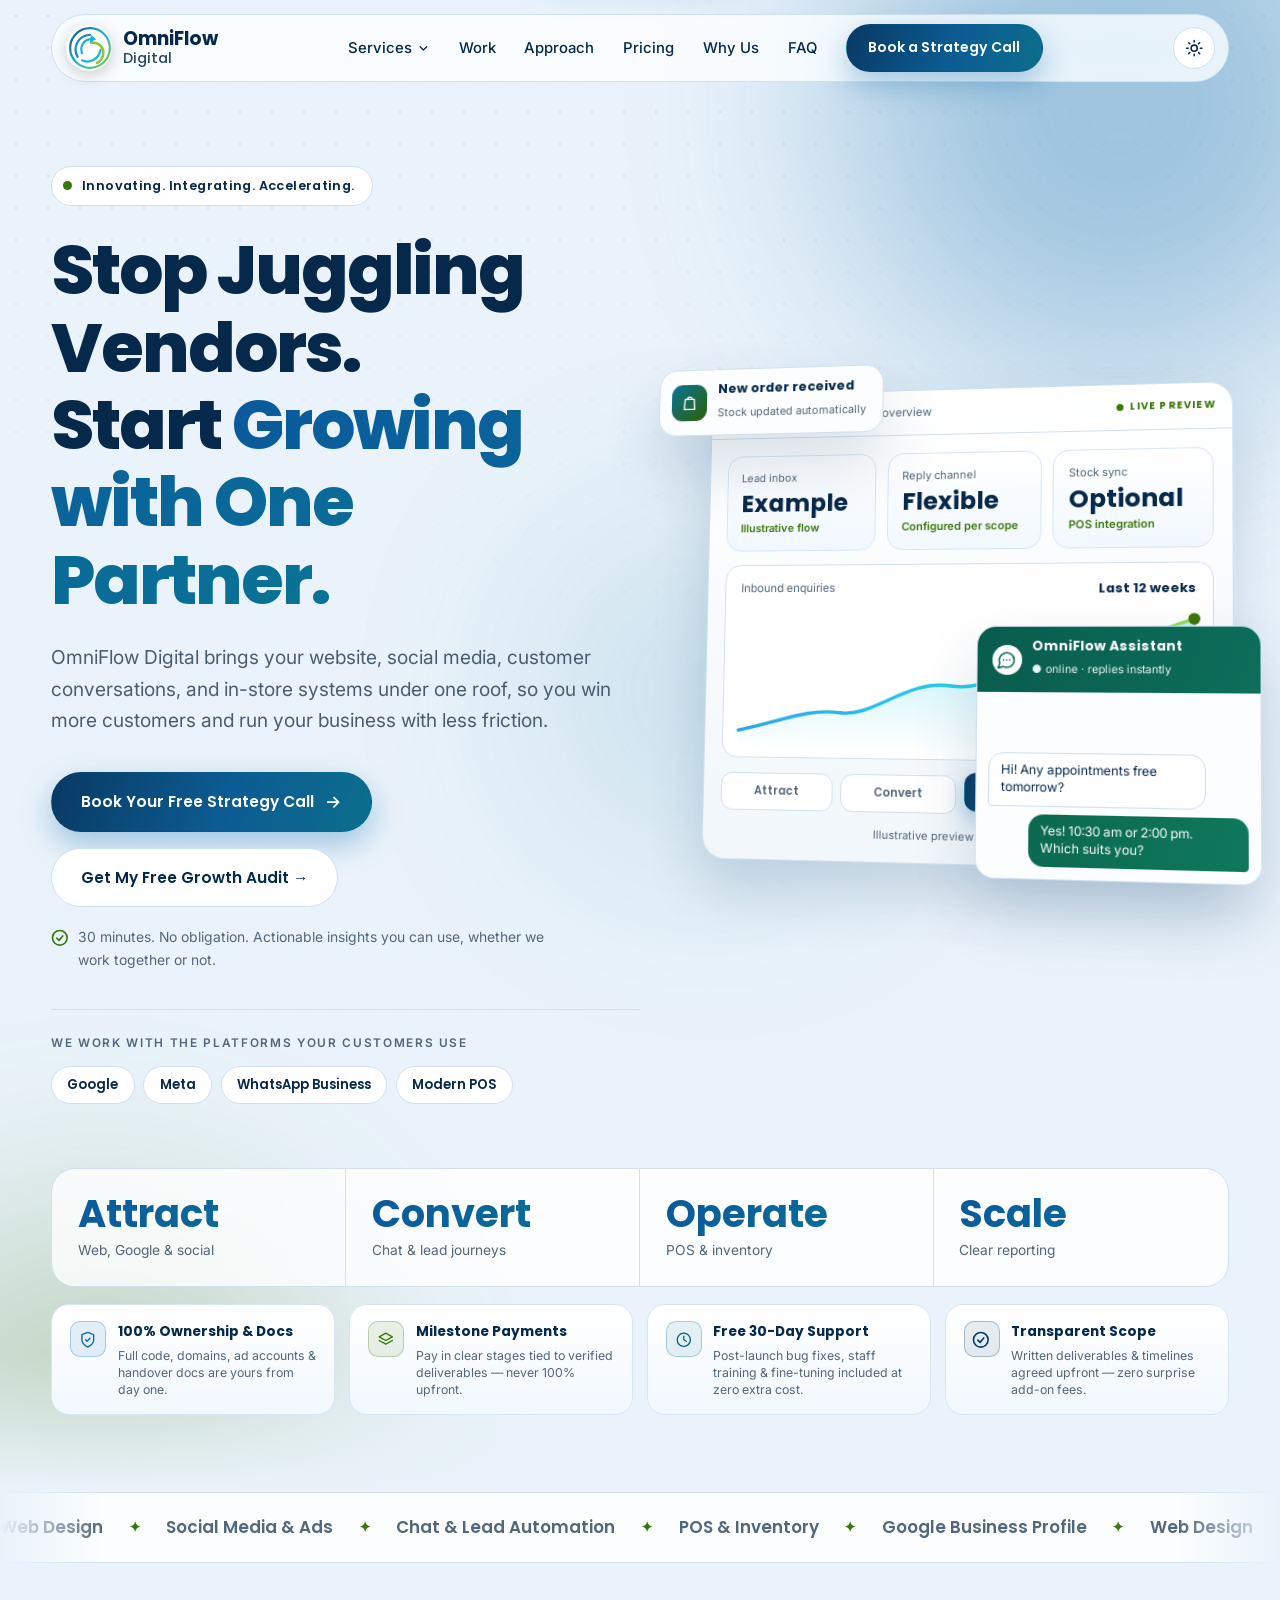
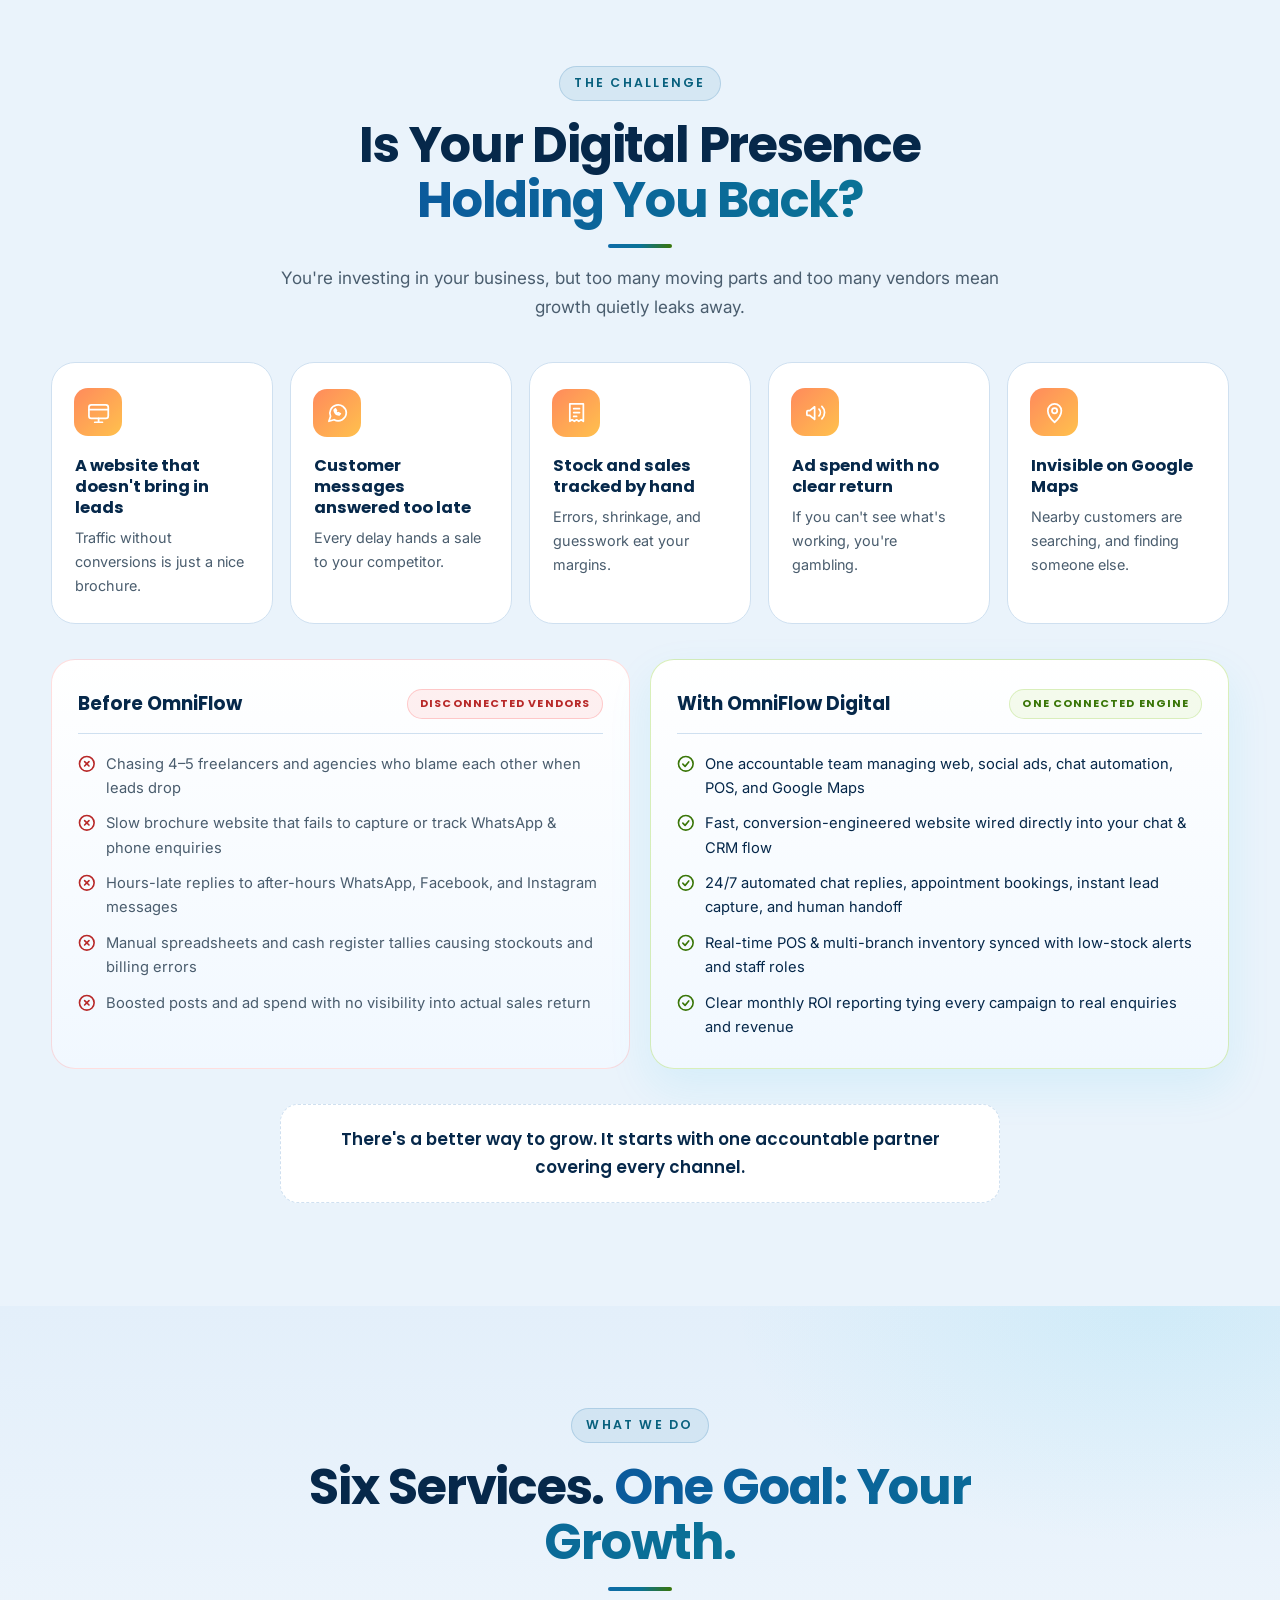
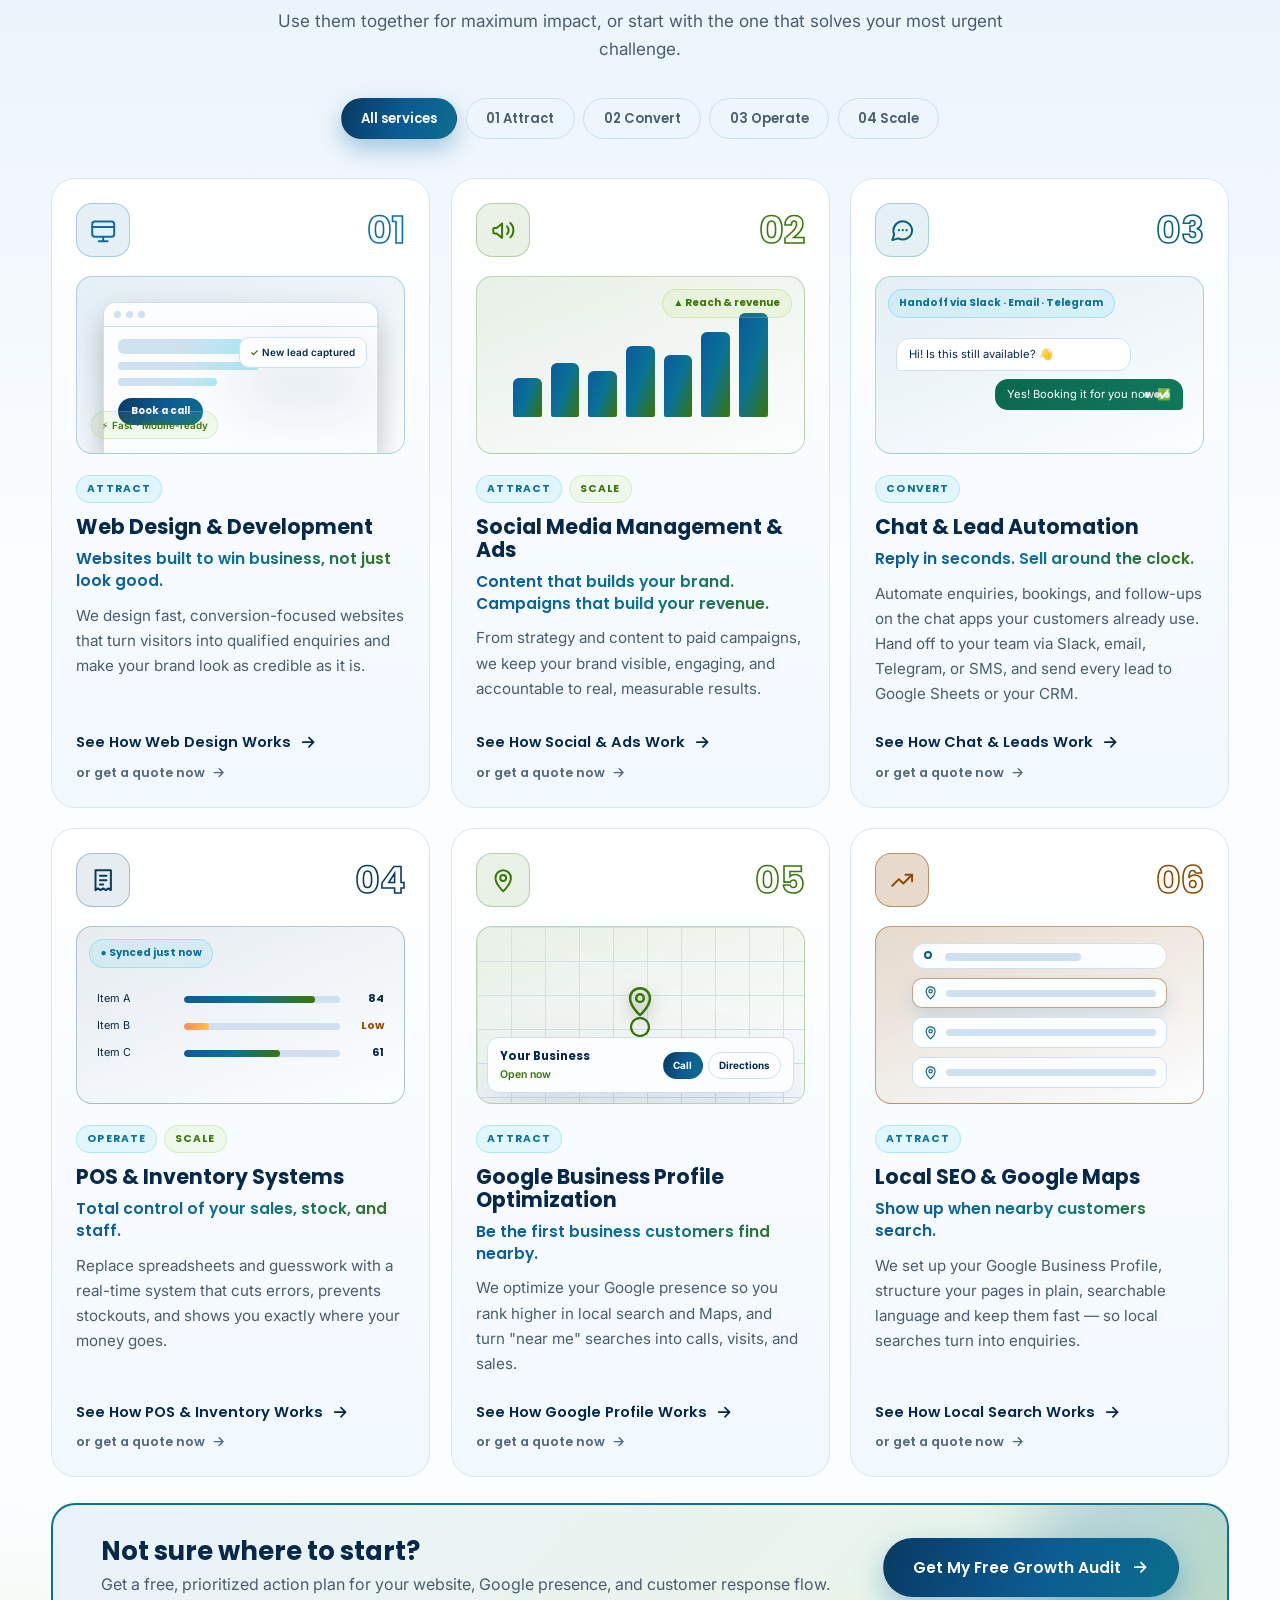
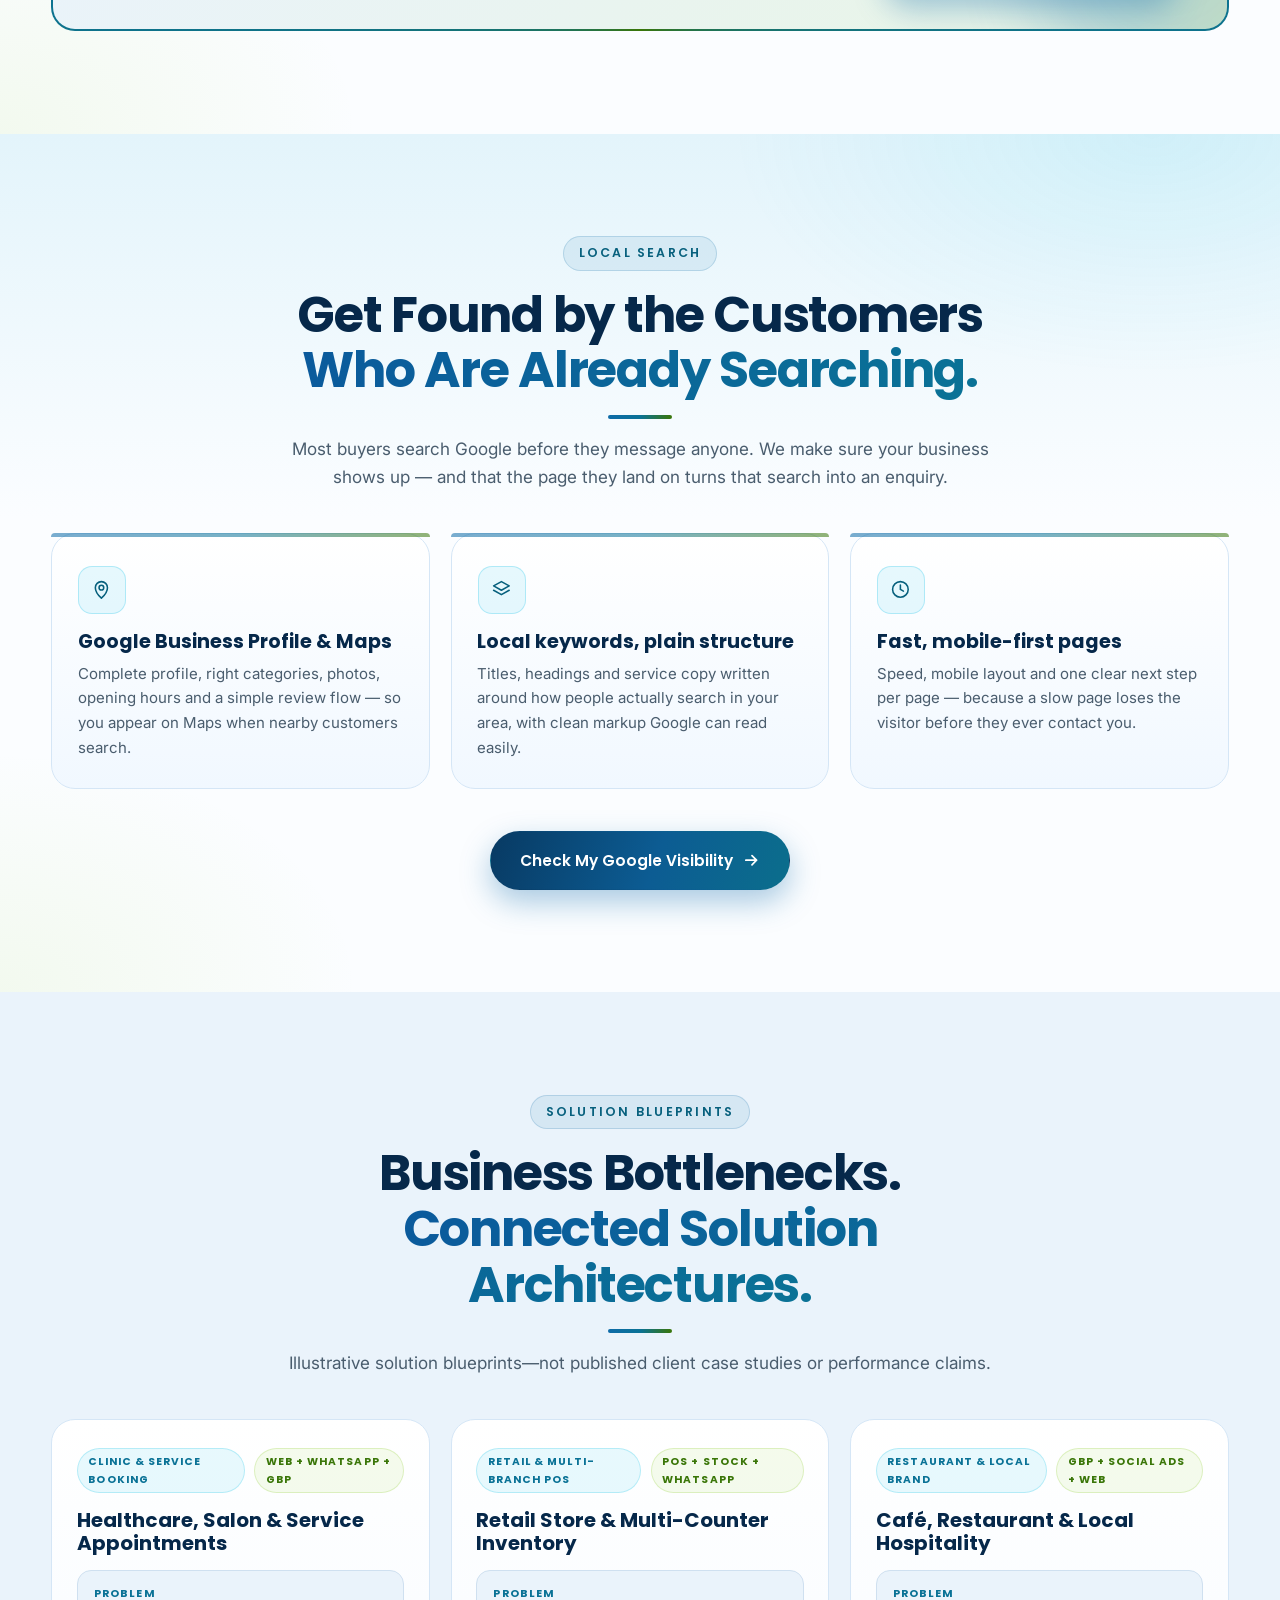
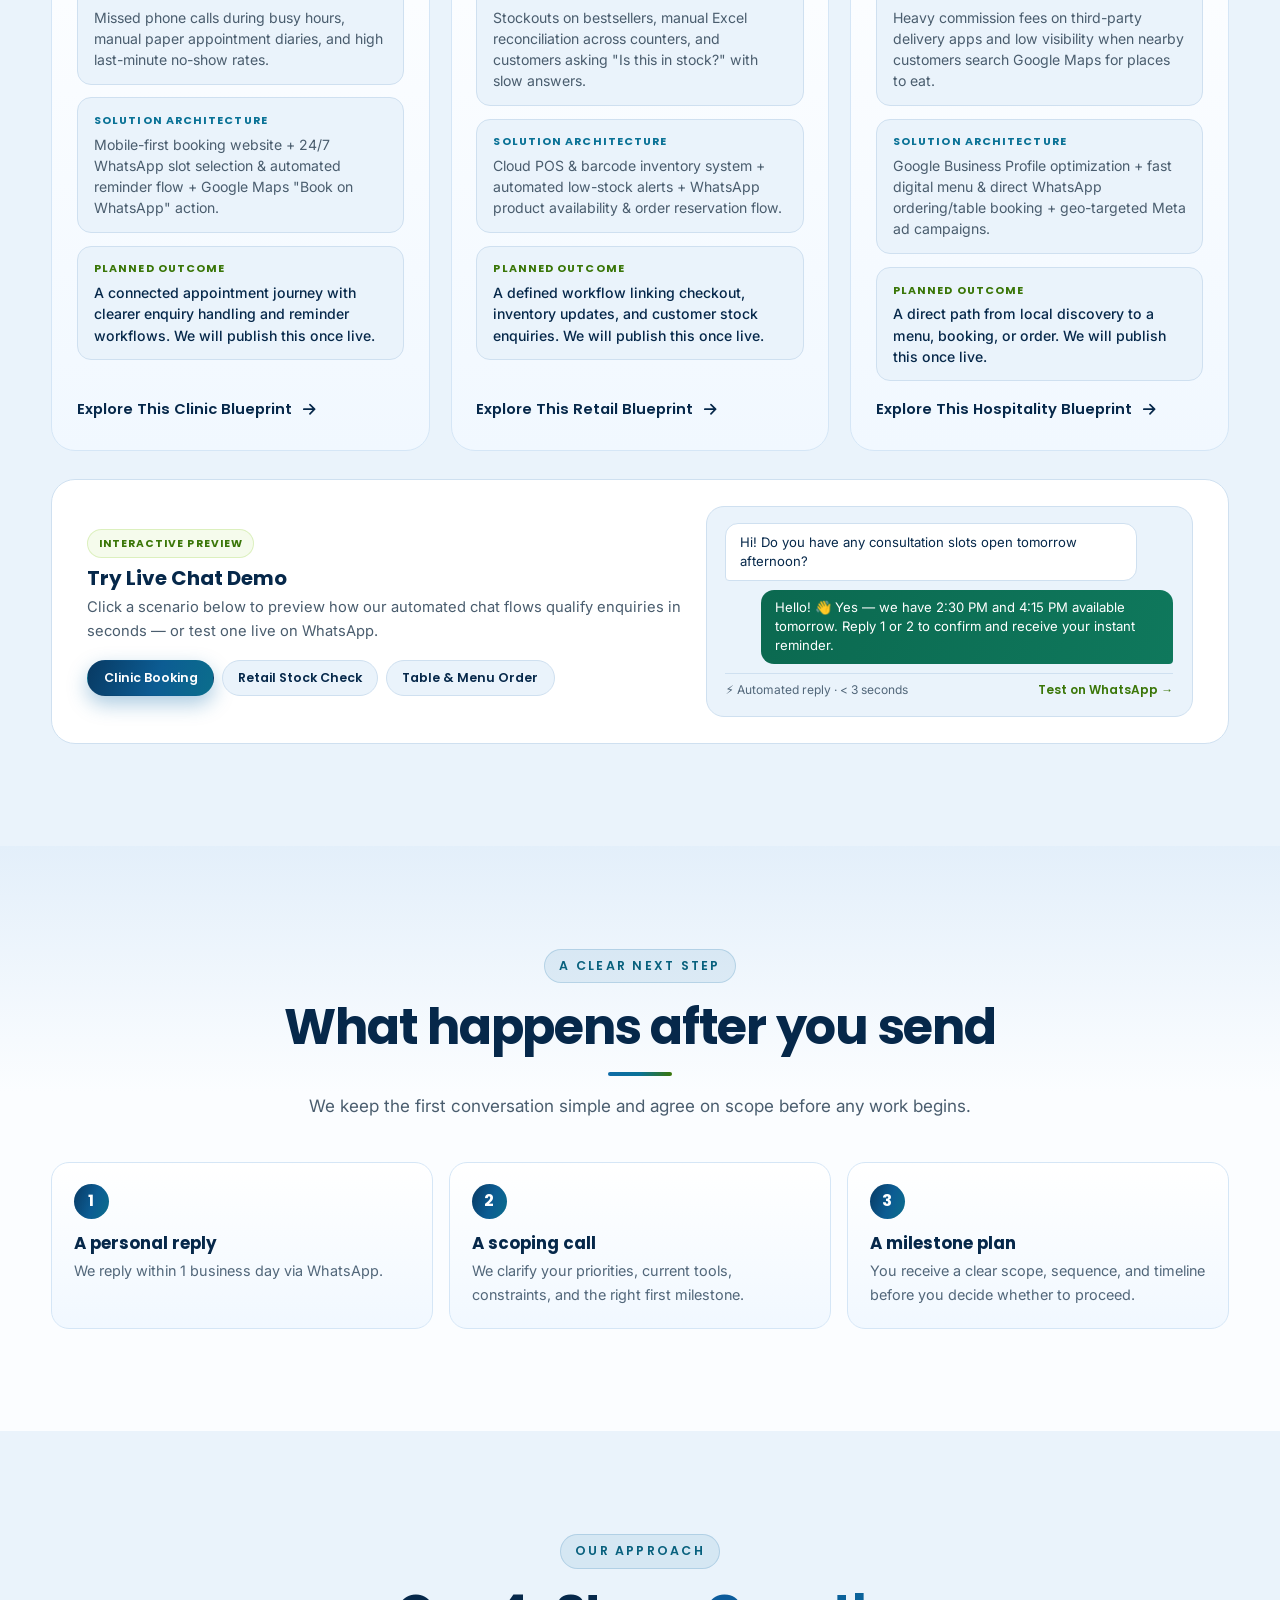
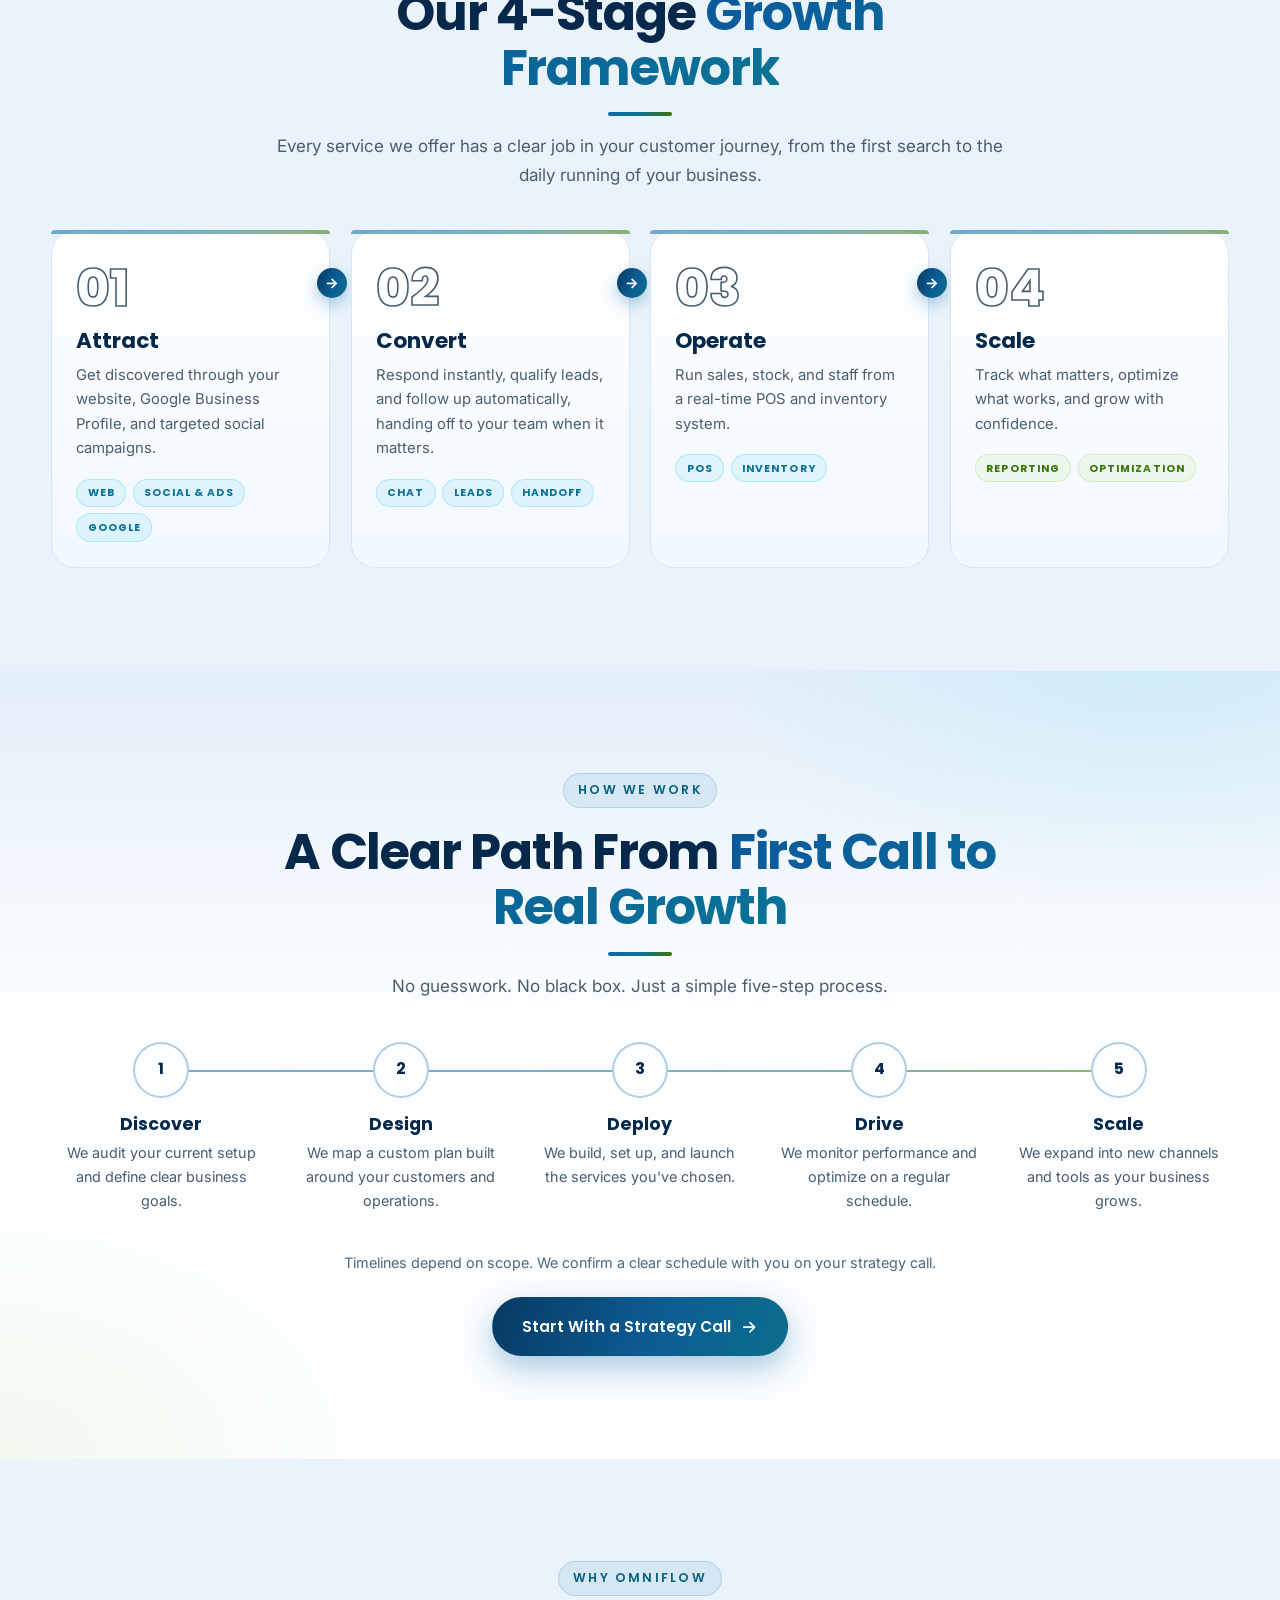
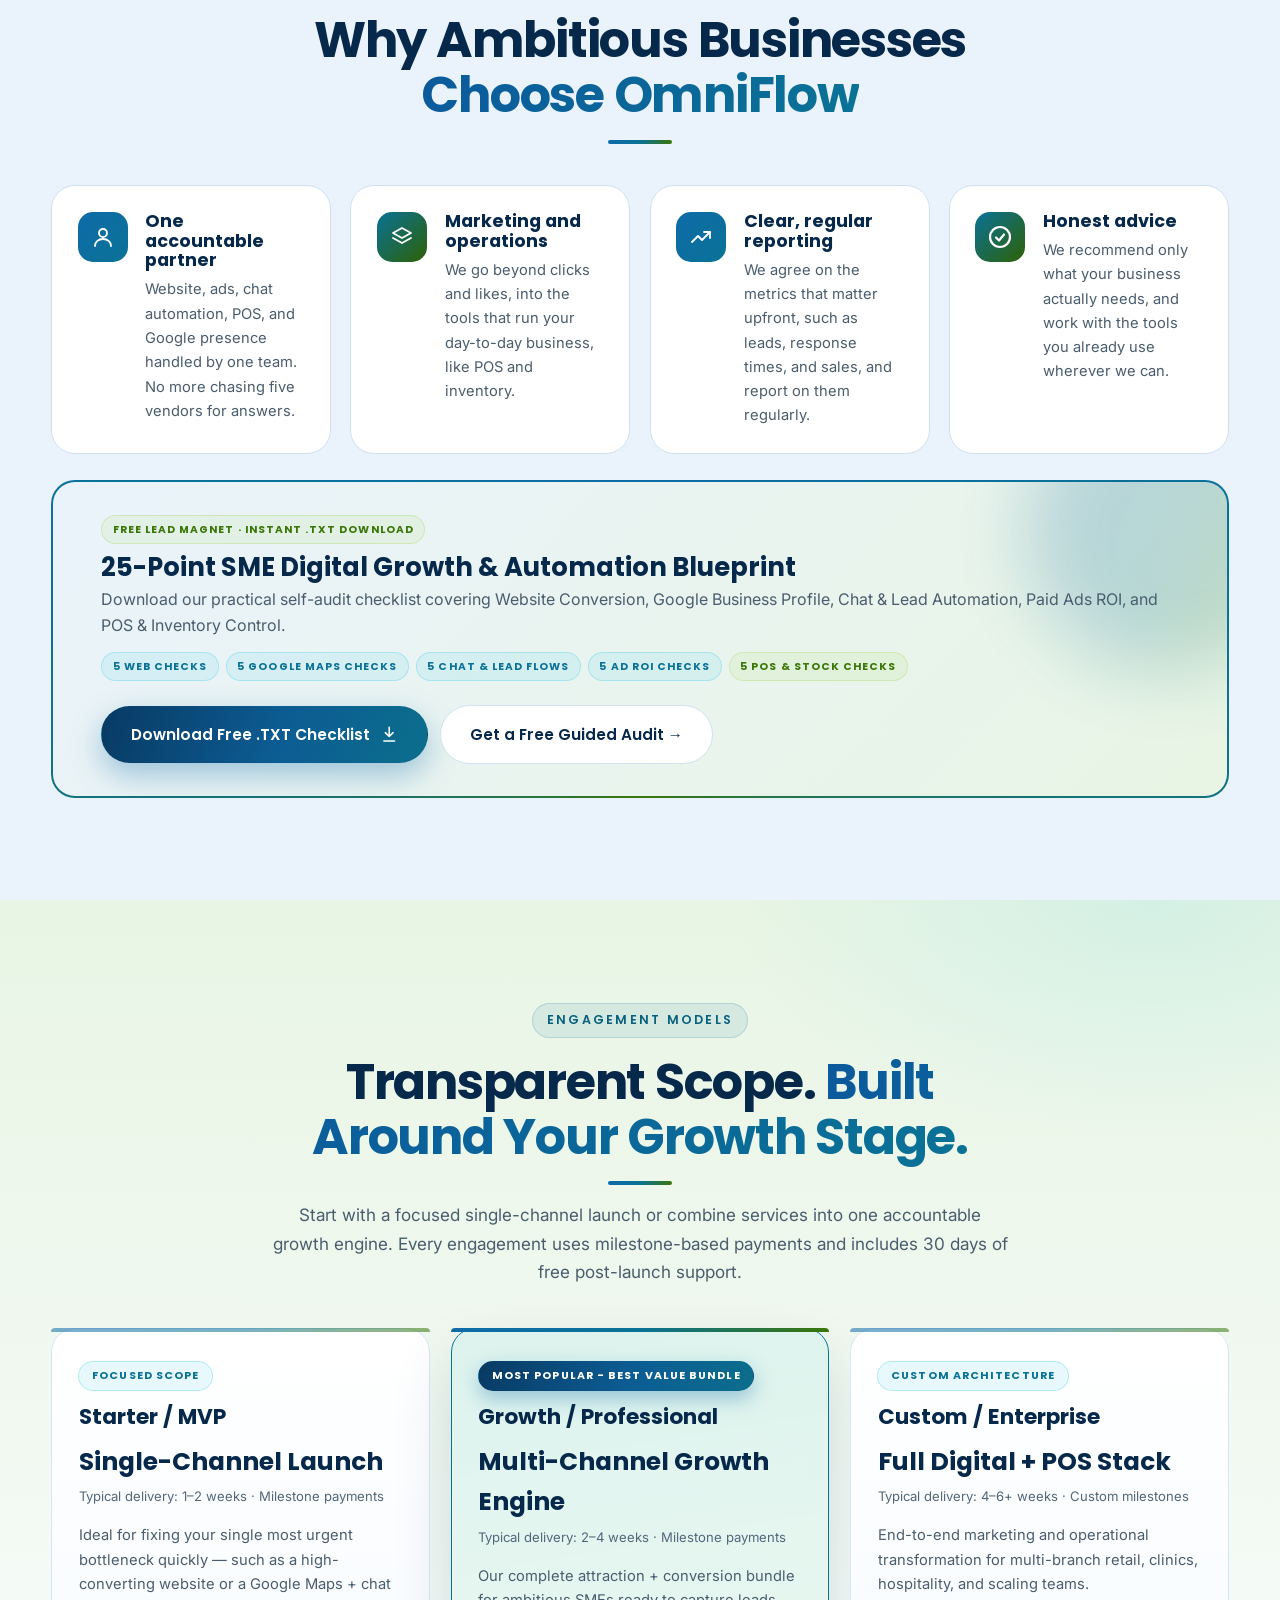
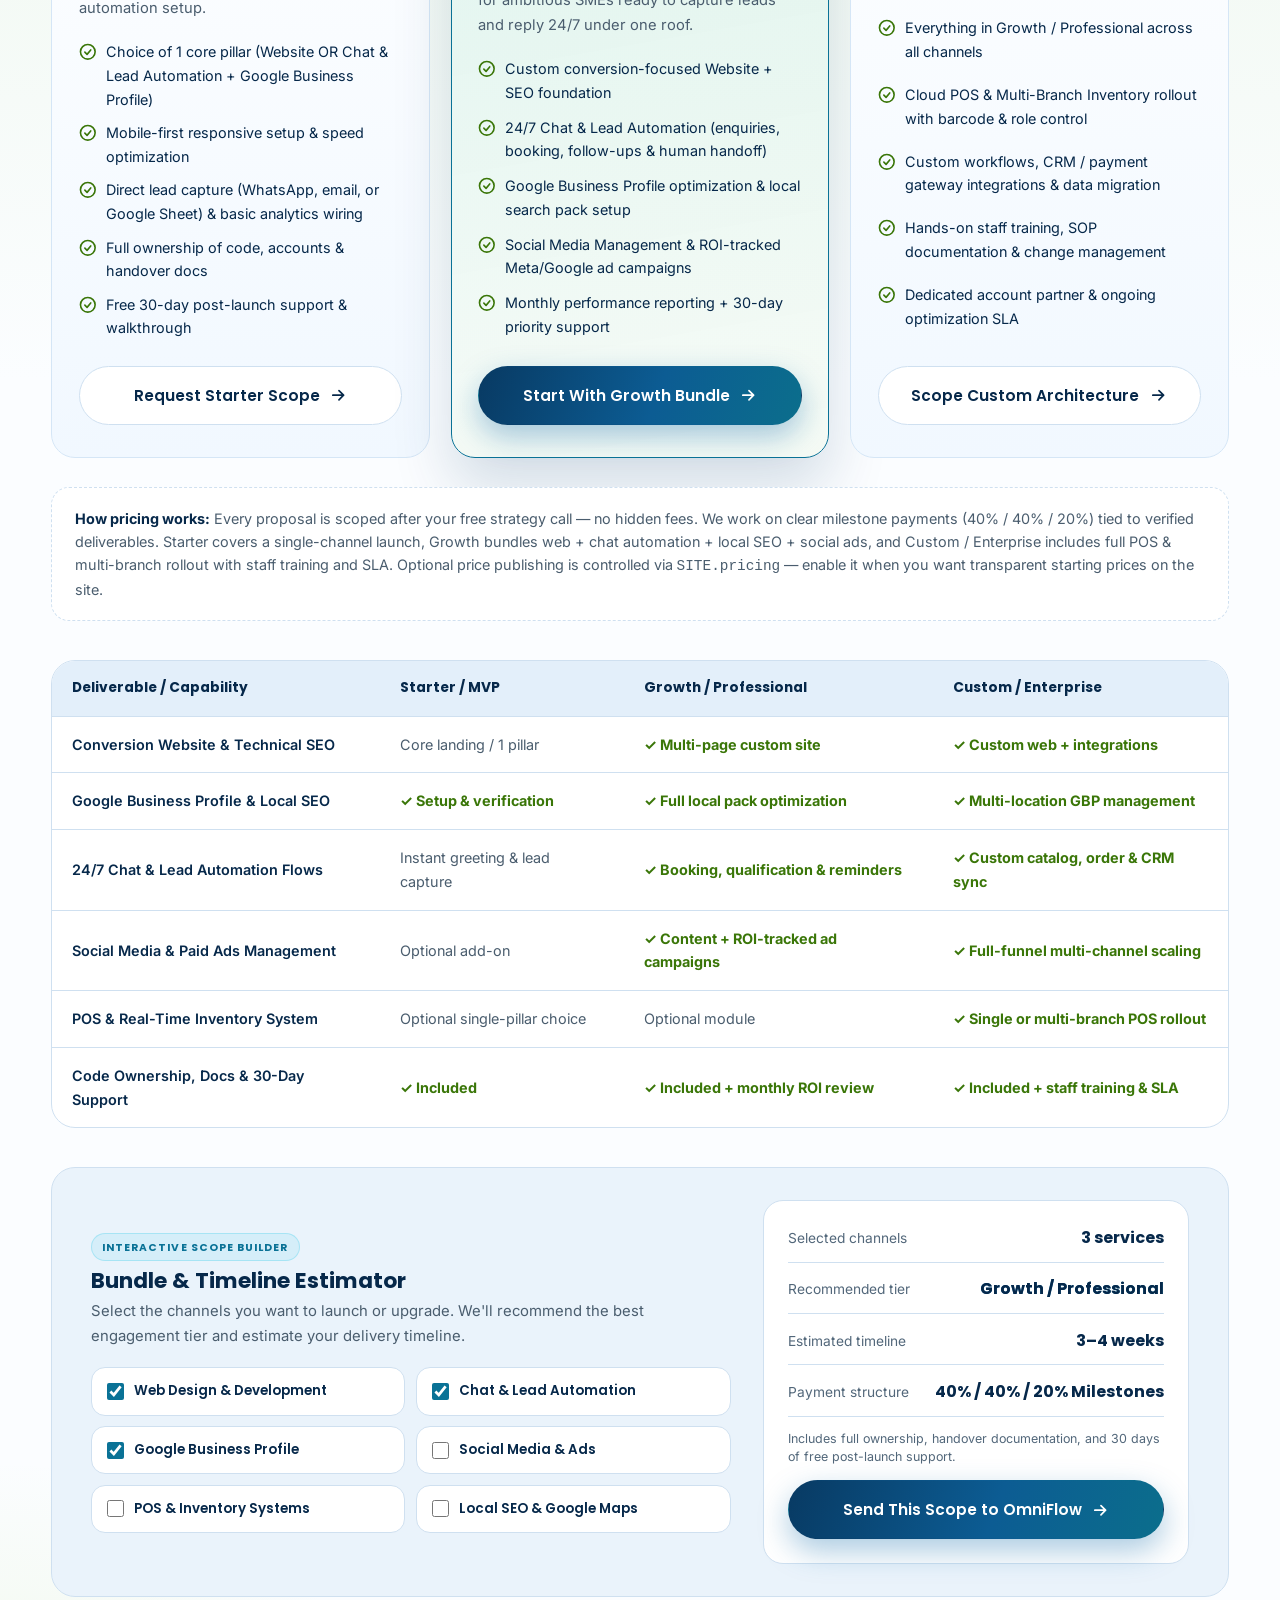
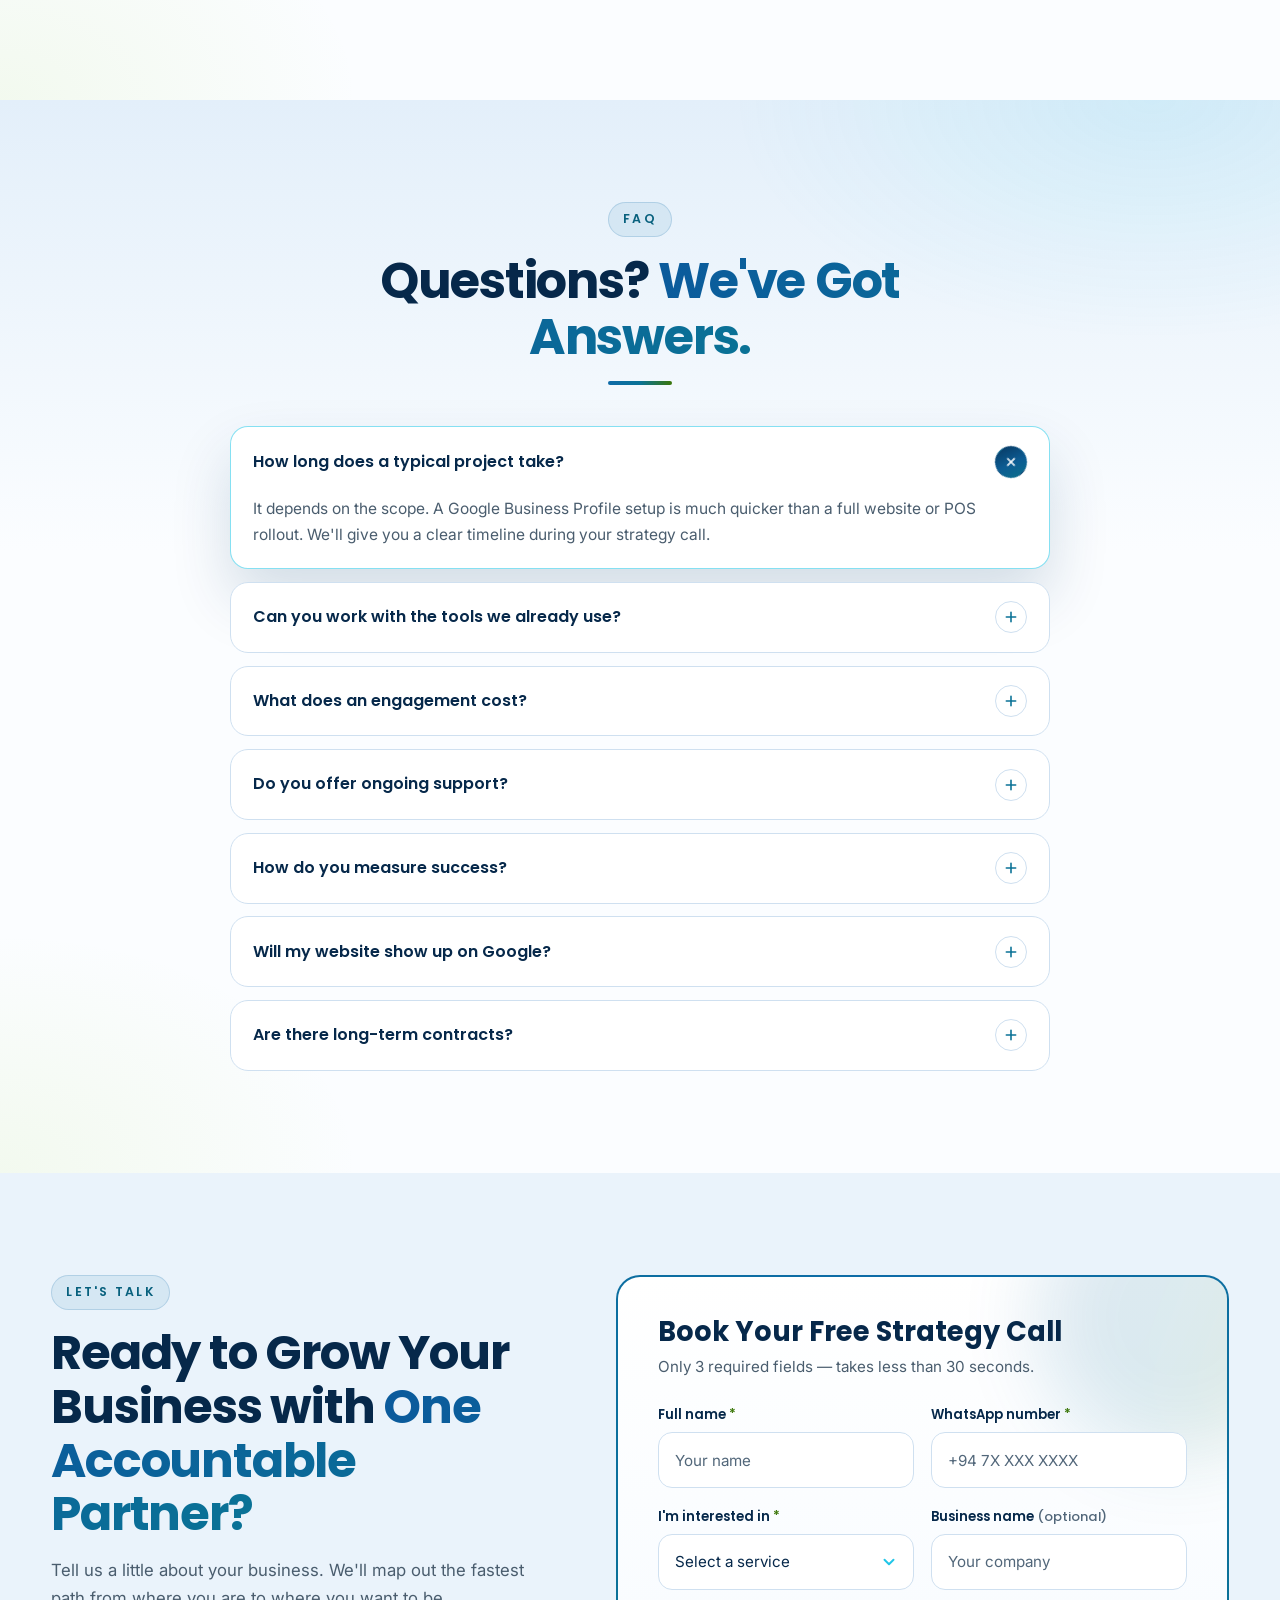
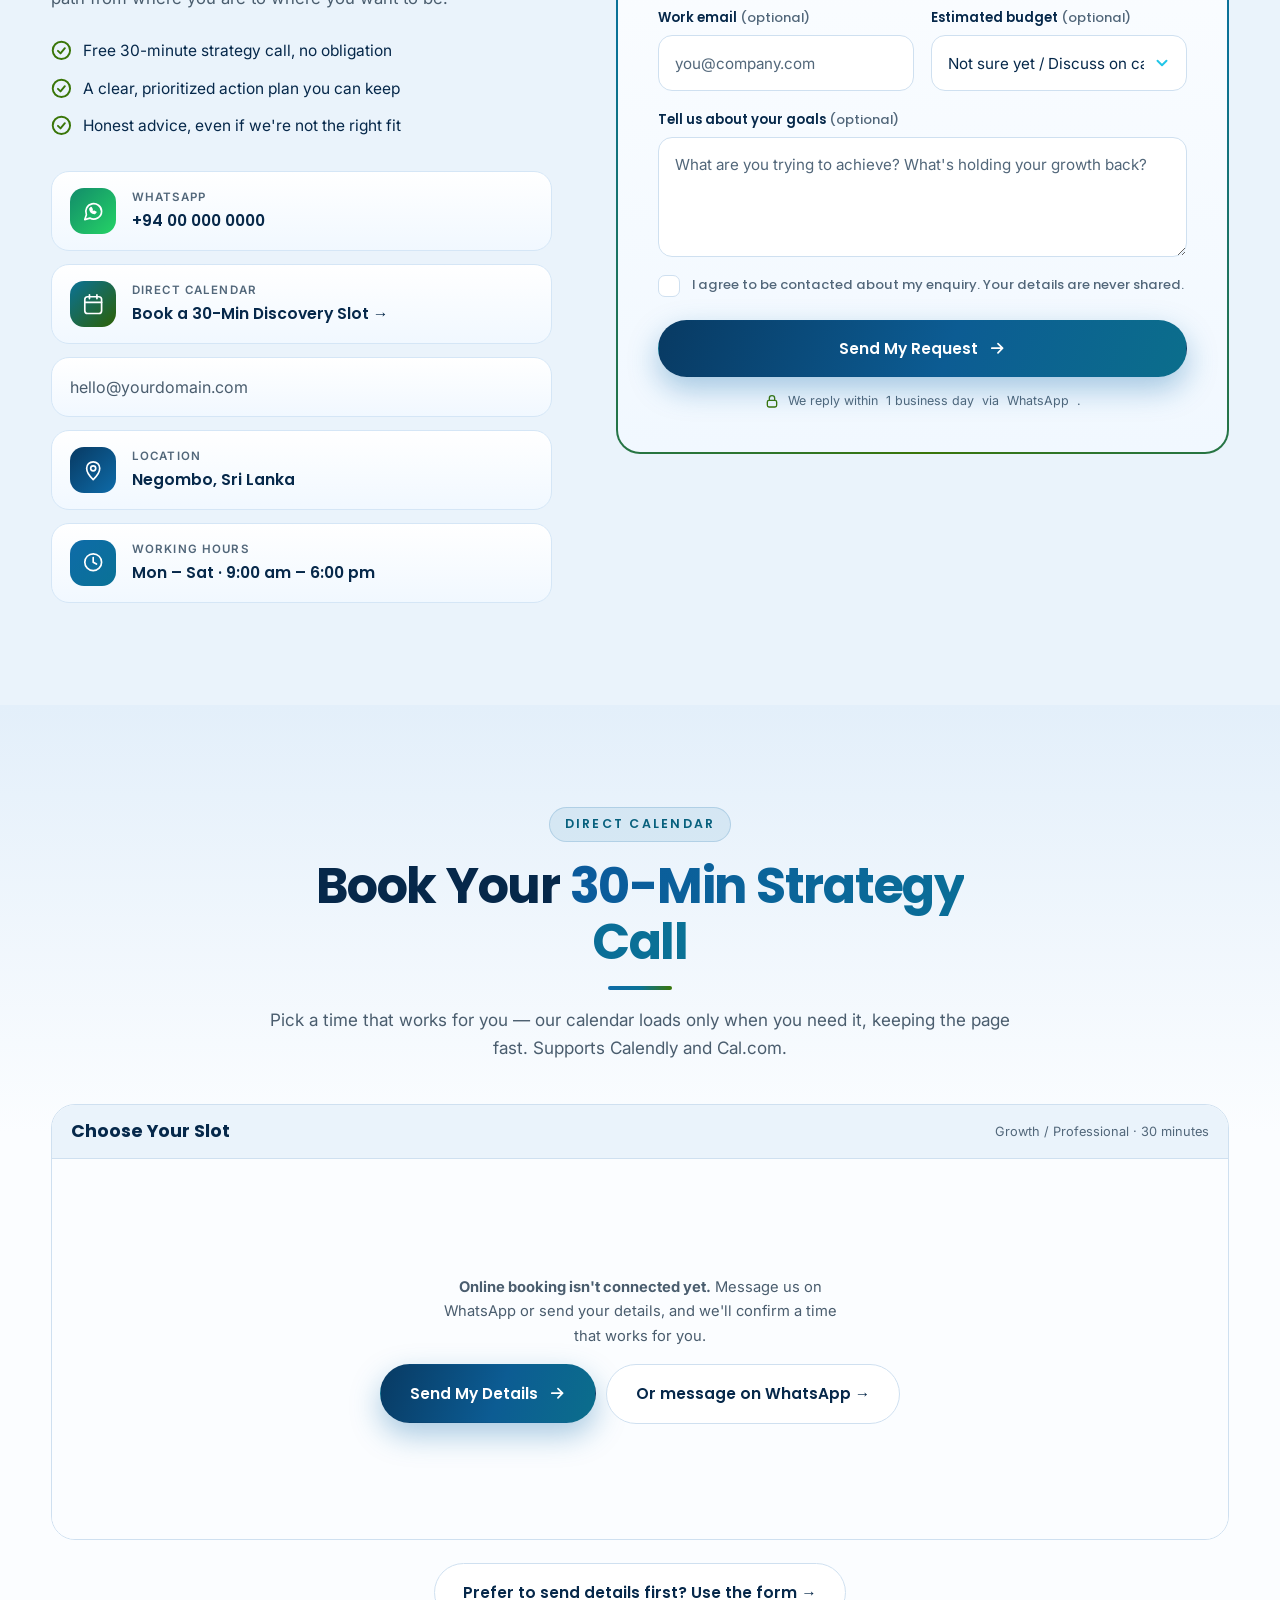
<file: index.html>
<!DOCTYPE html>
<html lang="en" data-theme="light" data-default-theme="light">
<head>
<meta charset="UTF-8">
<meta name="viewport" content="width=device-width, initial-scale=1.0">
<meta name="color-scheme" content="dark light">

<!-- =====================================================================
     🔧 LAUNCH CHECKLIST — replace every placeholder before going live
     (use Find & Replace across the whole file):
       · https://yourdomain.com  ->  your real domain (canonical/OG/JSON-LD)
       · hello@yourdomain.com    ->  your real email
       · 94000000000 and "+94 00 000 0000"  ->  your WhatsApp number
       · [City, Country]         ->  your business location
       · [1 business day]        ->  your real reply time
       · href="#" (social + legal links at the bottom) ->  real URLs
       · YOUR_FACEBOOK_APP_ID    ->  optional; uncomment the fb:app_id tag above
     ===================================================================== -->

<title>OmniFlow Digital | Innovating. Integrating. Accelerating.</title>
<meta name="description" content="OmniFlow Digital handles your website, local SEO, social media, chat &amp; lead automation, POS and Google presence under one roof, so you attract more customers and run your business smoothly.">
<meta name="author" content="OmniFlow Digital">
<meta name="robots" content="index, follow, max-image-preview:large, max-snippet:-1">
<link rel="canonical" href="https://yourdomain.com/">

<!-- Browser UI colour (updates automatically when the theme is switched) -->
<meta name="theme-color" content="#04172a" media="(prefers-color-scheme: dark)">
<meta name="theme-color" content="#f3f8fc" media="(prefers-color-scheme: light)">

<!-- ============ Open Graph (Facebook, WhatsApp, LinkedIn, Viber) ============ -->
<meta property="og:type" content="website">
<meta property="og:site_name" content="OmniFlow Digital">
<meta property="og:title" content="OmniFlow Digital | Innovating. Integrating. Accelerating.">
<meta property="og:description" content="One partner for your website, local SEO, social media &amp; ads, chat &amp; lead automation, POS and Google Business Profile — so you win more customers and run your business smoothly.">
<meta property="og:url" content="https://yourdomain.com/">
<meta property="og:image" content="https://yourdomain.com/og-banner.png">
<meta property="og:image:secure_url" content="https://yourdomain.com/og-banner.png">
<meta property="og:image:type" content="image/png">
<meta property="og:image:width" content="1200">
<meta property="og:image:height" content="630">
<meta property="og:image:alt" content="OmniFlow Digital — Web, Local SEO, Social &amp; Ads, Chat &amp; Lead Automation, POS and Google Business Profile">
<meta property="og:locale" content="en_US">
<!-- Optional: uncomment and add your Facebook App ID for FB Insights / domain verification
<meta property="fb:app_id" content="YOUR_FACEBOOK_APP_ID"> -->

<!-- ============ X / Twitter card ============ -->
<meta name="twitter:card" content="summary_large_image">
<meta name="twitter:title" content="OmniFlow Digital | Innovating. Integrating. Accelerating.">
<meta name="twitter:description" content="Website, local SEO, social media &amp; ads, chat &amp; lead automation, POS and Google Business Profile — handled by one accountable partner.">
<meta name="twitter:image" content="https://yourdomain.com/og-banner.png">
<meta name="twitter:image:alt" content="OmniFlow Digital social share card">

<!-- ============ Icons & PWA (regenerate with: python3 tools/make-assets.py) ============ -->
<link rel="icon" href="favicon.ico" sizes="any">
<link rel="icon" type="image/svg+xml" href="logo.svg">
<link rel="icon" type="image/png" sizes="32x32" href="favicon-32.png">
<link rel="icon" type="image/png" sizes="16x16" href="favicon-16.png">
<link rel="apple-touch-icon" sizes="180x180" href="apple-touch-icon.png">
<link rel="mask-icon" href="logo.svg" color="#22c6e8">
<link rel="manifest" href="site.webmanifest">
<meta name="apple-mobile-web-app-title" content="OmniFlow">
<meta name="application-name" content="OmniFlow Digital">

<link rel="preconnect" href="https://fonts.googleapis.com">
<link rel="preconnect" href="https://fonts.gstatic.com" crossorigin>
<link href="https://fonts.googleapis.com/css2?family=Inter:wght@400;500;600&family=Poppins:wght@500;600;700;800&display=swap" rel="stylesheet">

<!-- ============ Analytics placeholder (optional) ============
     Option A: Set `gaId: 'G-XXXXXXXXXX'` in the SITE config at the bottom
               of this file to auto-load Google Analytics 4.
     Option B: Or uncomment one of the snippets below and add your ID/domain:

     Google Analytics 4:
     <script async src="https://www.googletagmanager.com/gtag/js?id=G-XXXXXXXXXX"></script>
     <script>window.dataLayer=window.dataLayer||[];function gtag(){dataLayer.push(arguments);}gtag('js',new Date());gtag('config','G-XXXXXXXXXX');</script>

     Plausible Analytics (cookie-free):
     <script defer data-domain="yourdomain.com" src="https://plausible.io/js/script.js"></script>
     ========================================================== -->

<script>
(function(){try{
  var h=document.documentElement;
  var def=h.getAttribute('data-default-theme')||'system';
  var t=localStorage.getItem('omni-theme');
  if(!t){t=(def==='system'&&window.matchMedia)?(matchMedia('(prefers-color-scheme: light)').matches?'light':'dark'):def;}
  h.setAttribute('data-theme',t);
}catch(e){}})();
</script>

<style>
/* =====================================================
   TOKENS
===================================================== */
:root{
  --blue:#0e6ba8; --cyan:#22c6e8; --green:#9bd44a; --green-d:#6ea82a; --navy:#083a63;

  --bg:#04172a; --bg-2:#071f36; --wash:#0a2740;
  --card:rgba(255,255,255,.045);
  --dash:linear-gradient(160deg,rgba(255,255,255,.10),rgba(255,255,255,.03));
  --line:rgba(255,255,255,.1);
  --ink:#f1f7fb; --text:#a7bccc; --muted:#86a0b4;
  --glass:rgba(6,26,46,.62);
  --shadow:0 30px 70px rgba(0,0,0,.45);
  --grad:linear-gradient(110deg,#2aa5e8 0%,#22d3ee 45%,#9bdc4a 100%);
  --btn-bg:linear-gradient(110deg,#9bdc4a,#5fdca0 60%,#22d3ee);
  --btn-fg:#04223a;
  --btn-glow:rgba(155,220,74,.35);
  --aurora:.55;
  --err:#ff8a8a;

  /* Scale of the logo inside the round badge.
     logo.png generated by tools/make-assets.py is tightly cropped and
     transparent, so .92 gives a hair of breathing room.
     If you swap in your own logo with white margins, raise this (e.g. 1.65). */
  --logo-zoom:.92;

  --ease:cubic-bezier(.22,.8,.3,1);
  --radius:24px;
  color-scheme:dark;
}
[data-theme="light"]{
  --blue:#0e6ba8; --cyan:#0a7296; --green:#3a7608; --green-d:#2d6105; --navy:#083a63;

  --bg:#f3f8fc; --bg-2:#ffffff; --wash:#e9f3fb;
  --card:#ffffff;
  --dash:linear-gradient(#ffffff,#f1f7fb);
  --line:#dbe7ef;
  --ink:#06284a; --text:#4a5d6e; --muted:#52677a;
  --glass:rgba(255,255,255,.78);
  --shadow:0 30px 60px rgba(8,58,99,.16);
  --grad:linear-gradient(110deg,#0b5a9c 0%,#0a7296 50%,#3a7608 100%);
  --btn-bg:linear-gradient(110deg,#083a63,#0c5c93 55%,#0b6e8c);
  --btn-fg:#fff;
  --btn-glow:rgba(14,107,168,.35);
  --aurora:.3;
  --err:#b82929;
  color-scheme:light;
}

/* =====================================================
   BASE
===================================================== */
*,*::before,*::after{box-sizing:border-box;margin:0;padding:0}
[hidden]{display:none!important}
html{scroll-behavior:smooth;scroll-padding-top:100px}
body{
  font-family:'Inter',system-ui,sans-serif;background:var(--bg);color:var(--text);
  line-height:1.65;-webkit-font-smoothing:antialiased;overflow-x:hidden;
  transition:background .5s,color .5s;
}
h1,h2,h3,h4{font-family:'Poppins',sans-serif;color:var(--ink);line-height:1.12}
a{color:inherit;text-decoration:none}
svg{display:block}
ul{list-style:none}
.container{width:min(1220px,92%);margin-inline:auto}
.ic{width:1em;height:1em}
:focus-visible{outline:3px solid var(--cyan);outline-offset:3px;border-radius:10px}
::selection{background:var(--cyan);color:#04223a}
@keyframes spin{to{rotate:360deg}}

/* ---------- Accessibility helpers ---------- */
.skip-link{
  position:fixed;top:10px;left:50%;translate:-50% -180%;z-index:320;
  padding:.85rem 1.5rem;border-radius:999px;
  font-family:'Poppins',sans-serif;font-weight:600;font-size:.9rem;
  color:var(--btn-fg);background:var(--btn-bg);box-shadow:0 14px 34px var(--btn-glow);
  transition:translate .35s var(--ease);
}
.skip-link:focus-visible{translate:-50% 0;outline-offset:4px}
/* the skip target should not show a focus ring, but must stay focusable */
main:focus,main:focus-visible{outline:0}
.sr-only{
  position:absolute!important;width:1px;height:1px;margin:-1px;padding:0;
  overflow:hidden;clip:rect(0 0 0 0);clip-path:inset(50%);white-space:nowrap;border:0;
}

.gt{
  background:var(--grad);background-size:200% 100%;background-position:0 0;
  -webkit-background-clip:text;background-clip:text;color:transparent;
  animation:shine 5s ease-in-out infinite alternate;
}
@keyframes shine{to{background-position:100% 0}}

/* =====================================================
   LOGO BADGE (your logo file, falls back to SVG)
===================================================== */
.logo-mark{
  position:relative;flex:none;width:46px;height:46px;border-radius:50%;
  background:#fff;overflow:hidden;display:grid;place-items:center;
  box-shadow:0 4px 16px rgba(0,0,0,.2);transition:rotate .9s var(--ease);
}
.logo-mark img{width:100%;height:100%;object-fit:cover;scale:var(--logo-zoom)}
.logo-mark svg{display:none;width:80%;height:80%}
.logo-mark.nologo img{display:none}
.logo-mark.nologo svg{display:block}
.logo:hover .logo-mark{rotate:180deg}
.logo-mark.sm{width:40px;height:40px}

.progress{position:fixed;top:0;left:0;height:3px;width:0;z-index:300;background:var(--grad);box-shadow:0 0 14px var(--cyan)}

/* =====================================================
   BUTTONS
===================================================== */
.btn{
  position:relative;overflow:hidden;isolation:isolate;
  display:inline-flex;align-items:center;justify-content:center;gap:.6rem;
  font-family:'Poppins',sans-serif;font-weight:600;font-size:.96rem;
  padding:1rem 1.8rem;border-radius:999px;border:1.5px solid transparent;cursor:pointer;white-space:nowrap;
  transition:transform .35s var(--ease),box-shadow .35s var(--ease),border-color .3s,background .3s,color .3s,opacity .3s;
}
.btn .ic{font-size:1.15rem;transition:transform .35s var(--ease)}
.btn:hover .ic{transform:translateX(5px)}
.btn::before{
  content:"";position:absolute;inset:0;z-index:-1;width:50%;
  background:linear-gradient(100deg,transparent,rgba(255,255,255,.45),transparent);
  translate:-160% 0;skew:-20deg;transition:translate .8s var(--ease);
}
.btn:hover::before{translate:320% 0}
.btn-primary{color:var(--btn-fg);background:var(--btn-bg);box-shadow:0 12px 30px var(--btn-glow)}
.btn-primary:hover{transform:translateY(-3px);box-shadow:0 18px 40px var(--btn-glow)}
.btn-glass{color:var(--ink);background:var(--card);border-color:var(--line);backdrop-filter:blur(10px)}
.btn-glass:hover{transform:translateY(-3px);border-color:var(--cyan);box-shadow:0 14px 34px rgba(34,198,232,.22)}
.btn-sm{padding:.7rem 1.35rem;font-size:.88rem}
.btn-block{width:100%}
.btn.loading{pointer-events:none;opacity:.85}
.btn.loading .ic{display:none}
.btn.loading::after{content:"";width:18px;height:18px;border-radius:50%;border:2.5px solid currentColor;border-right-color:transparent;animation:spin .7s linear infinite}

/* =====================================================
   HEADER (floating glass pill + mega menu)
===================================================== */
.header{position:fixed;top:14px;left:0;right:0;z-index:200}
.nav{
  position:relative;display:flex;align-items:center;justify-content:space-between;gap:1rem;
  height:68px;padding:0 .8rem 0 .9rem;border-radius:999px;
  background:var(--glass);border:1px solid var(--line);
  backdrop-filter:blur(18px) saturate(1.4);-webkit-backdrop-filter:blur(18px) saturate(1.4);
  transition:box-shadow .4s,background .5s;
}
.header.scrolled .nav{box-shadow:0 16px 44px rgba(0,0,0,.25)}
.logo{display:flex;align-items:center;gap:.65rem}
.logo-text{display:flex;flex-direction:column;line-height:1}
.logo-text strong{font-family:'Poppins',sans-serif;font-size:1.18rem;font-weight:700;color:var(--ink)}
.logo-text span{font-family:'Poppins',sans-serif;font-weight:500;font-size:.92rem;color:var(--ink);opacity:.85;margin-top:2px}

.nav-links{display:flex;align-items:center;gap:1.8rem}
.nav-links > li > a:not(.btn){
  position:relative;display:inline-flex;align-items:center;gap:.3rem;
  font-weight:500;font-size:.93rem;color:var(--ink);padding:.5rem 0;transition:color .3s;
}
.nav-links > li > a:not(.btn)::after{
  content:"";position:absolute;left:0;bottom:2px;height:2px;width:100%;background:var(--grad);
  scale:0 1;transform-origin:right;transition:scale .4s var(--ease);
}
.nav-links > li > a:not(.btn):hover{color:var(--cyan)}
.nav-links > li > a:not(.btn):hover::after{scale:1 1;transform-origin:left}
/* section currently in view (set by the scroll-spy script) */
.nav-links > li > a:not(.btn).current{color:var(--cyan)}
.nav-links > li > a:not(.btn).current::after{scale:1 1;transform-origin:left}
.nav-links .chev{font-size:.8rem;transition:rotate .3s}
.has-mega:hover .chev,.has-mega:focus-within .chev{rotate:180deg}

.nav-actions{display:flex;align-items:center;gap:.6rem}
.theme-btn{
  width:42px;height:42px;border-radius:50%;border:1px solid var(--line);background:var(--card);color:var(--ink);
  display:grid;place-items:center;cursor:pointer;font-size:1.15rem;transition:transform .5s var(--ease),border-color .3s,background .3s;
}
.theme-btn:hover{transform:rotate(25deg) scale(1.08);border-color:var(--cyan)}
.theme-btn .sun{display:none}
[data-theme="light"] .theme-btn .sun{display:block}
[data-theme="light"] .theme-btn .moon{display:none}

.has-mega{position:relative}
.has-mega::after{content:"";position:absolute;left:-30px;right:-30px;top:100%;height:34px}
.mega{
  position:absolute;top:calc(100% + 22px);left:50%;translate:-50% 12px;
  width:min(580px,90vw);padding:.8rem;border-radius:22px;
  display:grid;grid-template-columns:1fr 1fr;gap:.3rem;
  background:var(--bg-2);border:1px solid var(--line);box-shadow:var(--shadow);
  opacity:0;visibility:hidden;transition:opacity .3s,translate .4s var(--ease),visibility .3s;
}
.has-mega:hover .mega,.has-mega:focus-within .mega{opacity:1;visibility:visible;translate:-50% 0}
.mega a{display:flex;gap:.8rem;align-items:center;padding:.8rem;border-radius:14px;transition:background .3s,transform .3s var(--ease)}
.mega a:hover{background:var(--card);transform:translateX(4px)}
.mega a.mega-all{grid-column:1/-1;margin-top:.25rem;padding-top:.85rem;border-top:1px solid var(--line);border-radius:0 0 14px 14px}
.mega .mi{
  width:42px;height:42px;flex:none;border-radius:12px;display:grid;place-items:center;font-size:1.3rem;
  color:#fff;background:linear-gradient(135deg,var(--blue),var(--cyan));
}
.mega a:nth-child(even) .mi{background:linear-gradient(135deg,var(--cyan),var(--green-d))}
.mega b{display:block;font-family:'Poppins',sans-serif;font-size:.9rem;color:var(--ink)}
.mega small{font-size:.76rem;color:var(--muted)}

.menu-toggle{
  display:none;width:44px;height:44px;border-radius:50%;border:1px solid var(--line);background:var(--card);
  cursor:pointer;align-items:center;justify-content:center;
}
.menu-toggle span,.menu-toggle span::before,.menu-toggle span::after{
  content:"";display:block;width:20px;height:2px;background:var(--ink);border-radius:2px;position:relative;
  transition:transform .35s var(--ease),top .35s var(--ease),background .3s;
}
.menu-toggle span::before{position:absolute;top:-6px}
.menu-toggle span::after{position:absolute;top:6px}
.menu-toggle.open span{background:transparent}
.menu-toggle.open span::before{top:0;transform:rotate(45deg)}
.menu-toggle.open span::after{top:0;transform:rotate(-45deg)}

/* =====================================================
   HERO
===================================================== */
.hero{position:relative;overflow-x:clip;padding:clamp(8rem,13vw,10.5rem) 0 clamp(3rem,6vw,5rem)}
.hero::before{
  content:"";position:absolute;inset:0;z-index:0;pointer-events:none;
  background-image:radial-gradient(var(--line) 1.2px,transparent 1.2px);background-size:32px 32px;
  mask-image:linear-gradient(180deg,#000 0%,transparent 80%);-webkit-mask-image:linear-gradient(180deg,#000 0%,transparent 80%);
}
.aurora{position:absolute;inset:0;z-index:0;overflow:hidden;pointer-events:none}
.aurora i{position:absolute;border-radius:50%;filter:blur(110px);opacity:var(--aurora)}
.aurora i:nth-child(1){width:560px;height:560px;background:var(--blue);top:-180px;right:-120px;animation:drift 18s ease-in-out infinite alternate}
.aurora i:nth-child(2){width:480px;height:480px;background:var(--green);bottom:-200px;left:-140px;opacity:calc(var(--aurora) * .7);animation:drift 22s ease-in-out infinite alternate-reverse}
.aurora i:nth-child(3){width:340px;height:340px;background:var(--cyan);top:35%;left:42%;opacity:calc(var(--aurora) * .45);animation:drift 26s ease-in-out infinite alternate}
@keyframes drift{to{translate:90px 60px;scale:1.2}}
.hero::after{
  content:"";position:absolute;left:0;right:0;bottom:0;height:140px;z-index:0;
  background:linear-gradient(transparent,var(--bg));pointer-events:none;
}
.hero-grid{position:relative;z-index:2;display:grid;grid-template-columns:1.05fr .95fr;gap:3.5rem;align-items:center}

.eyebrow{
  display:inline-flex;align-items:center;gap:.6rem;padding:.5rem 1.1rem .5rem .7rem;border-radius:999px;
  background:var(--card);border:1px solid var(--line);backdrop-filter:blur(10px);
  font-family:'Poppins',sans-serif;font-size:.8rem;font-weight:600;color:var(--ink);letter-spacing:.03em;margin-bottom:1.6rem;
}
.eyebrow i{width:9px;height:9px;border-radius:50%;background:var(--green);animation:pulse 2s infinite}
@keyframes pulse{0%{box-shadow:0 0 0 0 rgba(155,212,74,.7)}80%,100%{box-shadow:0 0 0 11px rgba(155,212,74,0)}}

.hero h1{font-size:clamp(2.5rem,5.4vw,4.4rem);font-weight:800;letter-spacing:-.03em;margin-bottom:1.5rem}
.hero h1 .line{display:block;overflow:hidden;padding-bottom:.14em;margin-bottom:-.14em}
.hero h1 .line > span{display:block;animation:lineUp 1.1s var(--ease) both;animation-delay:calc(var(--i) * .13s + .1s)}
@keyframes lineUp{from{translate:0 115%}to{translate:0 0}}
.hero-sub{font-size:clamp(1.02rem,1.5vw,1.2rem);max-width:580px;margin-bottom:2.2rem}
.hero-cta{display:flex;flex-wrap:wrap;gap:1rem;margin-bottom:1.2rem}
.micro{display:flex;gap:.55rem;align-items:flex-start;font-size:.87rem;color:var(--muted);max-width:500px}
.micro .ic{font-size:1.1rem;flex:none;margin-top:3px;color:var(--green)}

.trust{margin-top:2.3rem;padding-top:1.5rem;border-top:1px solid var(--line)}
.trust p{font-size:.74rem;text-transform:uppercase;letter-spacing:.14em;font-weight:600;color:var(--muted);margin-bottom:.8rem}
.trust ul{display:flex;flex-wrap:wrap;gap:.55rem}
.trust li{
  font-family:'Poppins',sans-serif;font-weight:600;font-size:.82rem;color:var(--ink);
  padding:.45rem .95rem;border-radius:999px;background:var(--card);border:1px solid var(--line);
  transition:transform .3s var(--ease),border-color .3s,box-shadow .3s;
}
.trust li:hover{transform:translateY(-3px);border-color:var(--cyan);box-shadow:0 10px 22px rgba(34,198,232,.2)}

/* ---------- Dashboard visual ---------- */
.stage{position:relative;perspective:1400px;padding:1.6rem 0 3rem;width:100%}
.layer{position:relative;transform-style:preserve-3d;transform:rotateY(-9deg) rotateX(4deg);transition:transform .35s ease-out}
.dash{border-radius:24px;background:var(--dash);border:1px solid var(--line);box-shadow:var(--shadow);overflow:hidden;backdrop-filter:blur(16px)}
.dash-bar{display:flex;align-items:center;gap:.4rem;padding:.8rem 1rem;border-bottom:1px solid var(--line)}
.dash-bar i{width:10px;height:10px;border-radius:50%;background:var(--line)}
.dash-bar i:nth-child(1){background:#ff6b6b}.dash-bar i:nth-child(2){background:#ffc14d}.dash-bar i:nth-child(3){background:var(--green)}
.dash-bar span{margin-left:.6rem;font-size:.74rem;color:var(--muted);flex:1;white-space:nowrap;overflow:hidden;text-overflow:ellipsis}
.live{font-style:normal;font-family:'Poppins',sans-serif;font-size:.62rem;font-weight:700;letter-spacing:.12em;color:var(--green);display:flex;align-items:center;gap:.4rem}
.live::before{content:"";width:7px;height:7px;border-radius:50%;background:var(--green);animation:pulse 1.8s infinite}
.dash-body{padding:1.1rem}
.kpis{display:grid;grid-template-columns:repeat(3,1fr);gap:.7rem}
.kpi{padding:.85rem .9rem;border-radius:16px;background:var(--card);border:1px solid var(--line);transition:transform .35s var(--ease),border-color .3s}
.kpi:hover{transform:translateY(-4px);border-color:var(--cyan)}
.kpi small{display:block;font-size:.7rem;color:var(--muted);margin-bottom:.15rem}
.kpi b{font-family:'Poppins',sans-serif;font-size:1.55rem;color:var(--ink);line-height:1.2}
.kpi em{display:block;font-style:normal;font-size:.7rem;font-weight:600;color:var(--green)}
.chart{margin-top:.9rem;padding:.9rem 1rem .4rem;border-radius:16px;background:var(--card);border:1px solid var(--line)}
.chart-head{display:flex;justify-content:space-between;font-size:.74rem;color:var(--muted);margin-bottom:.2rem}
.chart-head b{color:var(--ink);font-family:'Poppins',sans-serif;font-size:.8rem}
.chart svg{width:100%;height:auto;overflow:visible}
.chart .ln{fill:none;stroke:url(#cg);stroke-width:3;stroke-linecap:round;stroke-dasharray:1;stroke-dashoffset:1}
.chart .ar{fill:url(#ca);opacity:0;transition:opacity 1.2s .9s}
.in .chart .ln{animation:draw 2.2s .5s var(--ease) forwards}
.in .chart .ar{opacity:1}
@keyframes draw{to{stroke-dashoffset:0}}
.chart .dot{fill:var(--green);animation:pulse 2s infinite}
.flow-row{display:grid;grid-template-columns:repeat(4,1fr);gap:.5rem;margin-top:.9rem}
.flow-row span{
  text-align:center;font-family:'Poppins',sans-serif;font-size:.72rem;font-weight:600;color:var(--muted);
  padding:.55rem .3rem;border-radius:12px;border:1px solid var(--line);background:var(--card);
  transition:all .5s var(--ease);
}
.flow-row span.active{color:var(--btn-fg);background:var(--btn-bg);border-color:transparent;box-shadow:0 8px 22px var(--btn-glow);translate:0 -3px}
.note{font-size:.7rem;color:var(--muted);text-align:center;margin-top:.8rem}

.float{
  position:absolute;transform:translateZ(80px);border-radius:18px;background:var(--bg-2);border:1px solid var(--line);
  box-shadow:var(--shadow);animation:bob 6s ease-in-out infinite;
}
@keyframes bob{50%{translate:0 -10px}}
.chat{right:-22px;bottom:-4px;width:262px;overflow:hidden}
.chat-head{display:flex;align-items:center;gap:.6rem;padding:.65rem .85rem;background:linear-gradient(110deg,#095c4d,#0d6e5a);color:#fff}
.chat-head .av{width:28px;height:28px;border-radius:50%;background:#fff;display:grid;place-items:center}
.chat-head .av svg{width:20px;height:20px}
.chat-head b{display:block;font-family:'Poppins',sans-serif;font-size:.78rem;line-height:1.1}
.chat-head small{font-size:.65rem;opacity:.92}
.chat-body{height:172px;padding:.7rem;display:flex;flex-direction:column;justify-content:flex-end;gap:.4rem;overflow:hidden;background:var(--bg-2)}
.msg{max-width:84%;padding:.5rem .7rem;border-radius:14px;font-size:.74rem;line-height:1.35;animation:pop .45s var(--ease) both}
.msg.in{align-self:flex-start;background:var(--card);border:1px solid var(--line);color:var(--ink);border-bottom-left-radius:4px}
.msg.out{align-self:flex-end;background:linear-gradient(110deg,#0b6950,#0f785c);color:#fff;border-bottom-right-radius:4px}
.msg.typing{display:flex;gap:4px;padding:.65rem .8rem}
.msg.typing i{width:6px;height:6px;border-radius:50%;background:#fff;opacity:.5;animation:blink 1s infinite}
.msg.typing i:nth-child(2){animation-delay:.15s}.msg.typing i:nth-child(3){animation-delay:.3s}
@keyframes blink{50%{opacity:1;translate:0 -3px}}
@keyframes pop{from{opacity:0;translate:0 10px;scale:.92}}

.notif{top:-6px;left:-26px;display:flex;align-items:center;gap:.7rem;padding:.7rem 1rem .7rem .75rem;animation-delay:-2s}
.notif .ni{width:36px;height:36px;border-radius:11px;display:grid;place-items:center;font-size:1.15rem;color:#fff;background:linear-gradient(135deg,var(--cyan),var(--green-d))}
.notif b{display:block;font-family:'Poppins',sans-serif;font-size:.8rem;color:var(--ink);line-height:1.2}
.notif small{font-size:.68rem;color:var(--muted)}

/* ---------- Stats strip ---------- */
.stats{
  position:relative;z-index:2;margin-top:clamp(2.5rem,5vw,4rem);
  display:grid;grid-template-columns:repeat(4,1fr);border-radius:var(--radius);
  background:var(--glass);border:1px solid var(--line);backdrop-filter:blur(14px);overflow:hidden;
}
.stat{padding:1.5rem 1.6rem;border-right:1px solid var(--line);transition:background .4s}
.stat:last-child{border-right:0}
.stat:hover{background:var(--card)}
.stat b{display:block;font-family:'Poppins',sans-serif;font-weight:700;font-size:clamp(1.8rem,3vw,2.5rem);line-height:1.1}
.stat span{font-size:.86rem;color:var(--muted)}

/* ---------- Risk-Reversal Guarantee strip ---------- */
.guarantees{
  position:relative;z-index:2;margin-top:1.1rem;
  display:grid;grid-template-columns:repeat(4,1fr);gap:.85rem;
}
.g-item{
  display:flex;align-items:flex-start;gap:.75rem;padding:1rem 1.1rem;
  border-radius:18px;background:var(--card);border:1px solid var(--line);
  backdrop-filter:blur(10px);transition:transform .35s var(--ease),border-color .3s,box-shadow .35s;
}
.g-item:hover{transform:translateY(-3px);border-color:var(--cyan);box-shadow:0 12px 28px rgba(34,198,232,.15)}
.g-ico{
  width:36px;height:36px;flex:none;border-radius:10px;display:grid;place-items:center;
  font-size:1.1rem;color:var(--green);background:rgba(155,212,74,.12);border:1px solid rgba(155,212,74,.3);
}
.g-item:nth-child(1) .g-ico{color:#5eb3ea;background:rgba(14,107,168,.22);border-color:rgba(94,179,234,.38)}
.g-item:nth-child(2) .g-ico{color:var(--green);background:rgba(155,212,74,.12);border-color:rgba(155,212,74,.3)}
.g-item:nth-child(3) .g-ico{color:var(--cyan);background:rgba(34,198,232,.12);border-color:rgba(34,198,232,.3)}
.g-item:nth-child(4) .g-ico{color:#8fb8dc;background:rgba(8,58,99,.45);border-color:rgba(143,184,220,.35)}
[data-theme="light"] .g-item:nth-child(1) .g-ico{color:var(--blue);background:rgba(14,107,168,.10);border-color:rgba(14,107,168,.28)}
[data-theme="light"] .g-item:nth-child(2) .g-ico{background:rgba(58,118,8,.10);border-color:rgba(58,118,8,.28)}
[data-theme="light"] .g-item:nth-child(3) .g-ico{background:rgba(10,114,150,.10);border-color:rgba(10,114,150,.28)}
[data-theme="light"] .g-item:nth-child(4) .g-ico{color:var(--navy);background:rgba(8,58,99,.09);border-color:rgba(8,58,99,.28)}
.g-item b{display:block;font-family:'Poppins',sans-serif;font-size:.86rem;color:var(--ink);margin-bottom:.15rem}
.g-item small{display:block;font-size:.77rem;color:var(--muted);line-height:1.4}

/* ---------- Trust Proof Bar (#proof) ---------- */
.proof-bar{
  position:relative;z-index:2;margin-top:1.1rem;
  padding:1rem 1.1rem;border-radius:18px;background:var(--card);border:1px solid var(--line);
  backdrop-filter:blur(10px);
}
.proof-bar ul{list-style:none;display:grid;grid-template-columns:repeat(4,minmax(0,1fr));gap:.85rem}
.proof-item{display:flex;flex-direction:column;align-items:center;text-align:center;gap:.25rem;padding:.5rem}
.proof-item b{font-family:'Poppins',sans-serif;font-size:1.6rem;font-weight:800;color:var(--ink);line-height:1}
.proof-item span{font-size:.78rem;color:var(--muted)}
.proof-item small{display:block;font-size:.7rem;color:var(--muted);letter-spacing:.06em;text-transform:uppercase;font-weight:600}
#proof .proof-item{border-right:1px solid var(--line)}
#proof .proof-item:last-child{border-right:0}
.calendar-note{font-size:.78rem;color:var(--muted);line-height:1.5}

/* ---------- Next steps ---------- */
.next-steps{list-style:none;display:grid;grid-template-columns:repeat(3,minmax(0,1fr));gap:1rem}
.next-step{padding:1.35rem;border:1px solid var(--line);border-radius:18px;background:var(--card)}
.next-step .num{display:grid;place-items:center;width:2.2rem;height:2.2rem;margin-bottom:.9rem;border-radius:50%;font-family:'Poppins',sans-serif;font-weight:700;color:var(--btn-fg);background:var(--btn-bg)}
.next-step h3{font-size:1.05rem;margin-bottom:.4rem}
.next-step p{font-size:.9rem;color:var(--muted)}

/* ---------- Calendar Panel (#calendarPanel) ---------- */
#calendarPanel{scroll-margin-top:110px}
.calendar-panel{
  margin-top:2rem;border-radius:var(--radius);background:var(--card);border:1px solid var(--line);
  overflow:hidden;position:relative;min-height:420px;
}
.cal-head{display:flex;align-items:center;justify-content:space-between;gap:1rem;padding:1rem 1.2rem;border-bottom:1px solid var(--line);background:var(--bg)}
.cal-head h3{font-size:1.1rem}
.cal-head small{font-size:.8rem;color:var(--muted)}
.cal-body{position:relative;display:grid;place-items:center;min-height:380px;background:var(--bg-2)}
.cal-placeholder{display:grid;place-items:center;gap:1rem;padding:2rem;text-align:center}
.cal-placeholder p{max-width:420px;font-size:.92rem}
.cal-iframe{width:100%;height:700px;border:0;display:block;background:var(--bg-2)}
.cal-iframe[hidden]{display:none!important}
.cal-actions{display:flex;flex-wrap:wrap;gap:.6rem;justify-content:center}

/* ---------- Pricing optional publish ---------- */
.p-price{font-family:'Poppins',sans-serif;font-weight:800;font-size:1.9rem;color:var(--ink);margin:.3rem 0 .2rem;line-height:1.1}
.p-price small{font-size:.85rem;font-weight:600;color:var(--muted)}
.pricing-note{
  margin-top:1.8rem;padding:1.2rem 1.4rem;border-radius:18px;background:var(--card);border:1px dashed var(--line);
  font-size:.9rem;color:var(--text);line-height:1.6;
}
.pricing-note b{color:var(--ink)}

/* =====================================================
   MARQUEE
===================================================== */
.marquee{position:relative;z-index:2;overflow:hidden;padding:1.3rem 0;border-block:1px solid var(--line);background:var(--bg-2);
  mask-image:linear-gradient(90deg,transparent,#000 8%,#000 92%,transparent);-webkit-mask-image:linear-gradient(90deg,transparent,#000 8%,#000 92%,transparent)}
.track{display:flex;width:max-content;animation:scroll 38s linear infinite}
.marquee:hover .track{animation-play-state:paused}
.track span{display:inline-flex;align-items:center;gap:1.6rem;padding-right:1.6rem;font-family:'Poppins',sans-serif;font-weight:600;font-size:1.05rem;color:var(--muted);white-space:nowrap;transition:color .3s}
.track span:hover{color:var(--ink)}
.track span::after{content:"✦";color:var(--green);font-size:.9rem}
@keyframes scroll{to{translate:-50% 0}}

/* =====================================================
   SHARED SECTION STYLES
===================================================== */
.sec{position:relative;padding:clamp(4.5rem,8vw,7.5rem) 0;overflow:hidden}
.sec.bg1{background:var(--bg)}
.sec.bg2{background:linear-gradient(180deg,var(--wash),var(--bg-2) 42%)}
.sec.glow::before{
  content:"";position:absolute;inset:0;pointer-events:none;
  background:radial-gradient(700px 400px at 90% 0%,rgba(34,198,232,.1),transparent 60%),radial-gradient(600px 400px at 0% 100%,rgba(155,212,74,.09),transparent 60%);
}
.sec > .container{position:relative}
.section-head{position:relative;text-align:center;max-width:740px;margin:0 auto 2.6rem}
.kicker{display:inline-flex;align-items:center;gap:.6rem;font-family:'Poppins',sans-serif;font-weight:600;font-size:.78rem;letter-spacing:.18em;text-transform:uppercase;margin-bottom:1rem;color:var(--cyan)}
.kicker::before,.kicker::after{content:"";width:28px;height:2px;background:var(--grad);border-radius:2px}
.section-head h2{font-size:clamp(1.9rem,4.2vw,3.1rem);font-weight:700;letter-spacing:-.025em;margin-bottom:1rem}
.section-head h2::after{content:"";display:block;width:64px;height:4px;margin:1.05rem auto 0;border-radius:999px;background:linear-gradient(90deg,var(--blue),var(--cyan),var(--green))}
.section-head p{font-size:1.07rem}
.center-cta{display:flex;justify-content:center;margin-top:2.6rem}

/* =====================================================
   PROBLEM
===================================================== */
.pgrid{display:grid;grid-template-columns:repeat(auto-fit,minmax(210px,1fr));gap:1.1rem}
.pcard{
  padding:1.6rem 1.4rem;border-radius:var(--radius);background:var(--card);border:1px solid var(--line);
  transition:transform .45s var(--ease),border-color .35s,box-shadow .45s;
}
.pcard:hover{transform:translateY(-8px);border-color:rgba(255,160,90,.55);box-shadow:var(--shadow)}
.pico{
  width:48px;height:48px;border-radius:14px;display:grid;place-items:center;font-size:1.45rem;color:#fff;margin-bottom:1.1rem;
  background:linear-gradient(135deg,#ff8a5c,#ffc14d);transition:rotate .5s var(--ease),scale .5s var(--ease);
}
.pcard:hover .pico{rotate:-8deg;scale:1.1}
.pcard h3{font-size:1.02rem;margin-bottom:.5rem;line-height:1.3}
.pcard p{font-size:.9rem}
.vs-grid{
  margin-top:2.2rem;display:grid;grid-template-columns:1fr 1fr;gap:1.3rem;
}
.vs-card{
  padding:1.8rem 1.6rem;border-radius:var(--radius);background:var(--card);border:1px solid var(--line);
  transition:transform .4s var(--ease),border-color .35s,box-shadow .4s;
}
.vs-card.before{border-color:rgba(255,138,138,.28)}
.vs-card.after{border-color:rgba(155,212,74,.38);box-shadow:0 18px 44px rgba(34,198,232,.1)}
.vs-head{display:flex;align-items:center;justify-content:space-between;gap:.8rem;margin-bottom:1.1rem;padding-bottom:.9rem;border-bottom:1px solid var(--line)}
.vs-head h3{font-size:1.18rem}
.vs-badge{
  font-family:'Poppins',sans-serif;font-size:.68rem;font-weight:700;letter-spacing:.1em;text-transform:uppercase;
  padding:.3rem .75rem;border-radius:999px;
}
.vs-card.before .vs-badge{color:var(--err);background:rgba(255,107,107,.1);border:1px solid rgba(255,107,107,.3)}
.vs-card.after .vs-badge{color:var(--green);background:rgba(155,212,74,.1);border:1px solid rgba(155,212,74,.3)}
.vs-list{display:grid;gap:.7rem}
.vs-list li{display:flex;align-items:flex-start;gap:.65rem;font-size:.92rem;color:var(--text)}
.vs-card.after .vs-list li{color:var(--ink)}
.vs-list .ic{flex:none;font-size:1.1rem;margin-top:3px}
.vs-card.before .vs-list .ic{color:var(--err)}
.vs-card.after .vs-list .ic{color:var(--green)}
.bridge{
  margin:2.2rem auto 0;max-width:720px;text-align:center;padding:1.3rem 1.6rem;border-radius:18px;
  background:var(--card);border:1px dashed var(--line);font-family:'Poppins',sans-serif;font-weight:600;color:var(--ink);font-size:1.05rem;
}

/* =====================================================
   SERVICES
===================================================== */
.filters{position:relative;display:flex;flex-wrap:wrap;justify-content:center;gap:.55rem;margin-bottom:2.4rem}
.pill{
  font-family:'Poppins',sans-serif;font-weight:600;font-size:.82rem;color:var(--text);cursor:pointer;
  padding:.6rem 1.2rem;border-radius:999px;background:var(--card);border:1px solid var(--line);
  transition:all .35s var(--ease);
}
.pill:hover{color:var(--ink);border-color:var(--cyan);transform:translateY(-2px)}
.pill.on{color:var(--btn-fg);background:var(--btn-bg);border-color:transparent;box-shadow:0 10px 24px var(--btn-glow)}

.bento{position:relative;display:grid;grid-template-columns:repeat(12,1fr);gap:1.3rem}
.card{
  position:relative;isolation:isolate;overflow:hidden;grid-column:span 4;
  display:flex;flex-direction:column;padding:1.5rem;border-radius:var(--radius);
  background:var(--card);border:1px solid var(--line);
  transform-style:preserve-3d;will-change:transform;
  transition:transform .3s ease-out,filter .5s,border-color .4s,box-shadow .5s;
}
.card.w7{grid-column:span 7}.card.w5{grid-column:span 5}
.card::before{
  content:"";position:absolute;inset:0;z-index:-1;opacity:0;transition:opacity .4s;
  background:radial-gradient(420px circle at var(--mx,50%) var(--my,0%),rgba(34,211,238,.17),transparent 45%);
}
.card::after{
  content:"";position:absolute;inset:0;border-radius:inherit;padding:1.5px;pointer-events:none;opacity:0;transition:opacity .4s;
  background:radial-gradient(240px circle at var(--mx,50%) var(--my,0%),var(--cyan),var(--green) 45%,transparent 72%);
  -webkit-mask:linear-gradient(#000 0 0) content-box,linear-gradient(#000 0 0);-webkit-mask-composite:xor;
  mask:linear-gradient(#000 0 0) content-box exclude,linear-gradient(#000 0 0);
}
.card:hover{box-shadow:var(--shadow)}
.card:hover::before,.card:hover::after{opacity:1}
.card.dim{filter:saturate(.2) brightness(.55)}
.card-head{display:flex;align-items:center;justify-content:space-between}
.card-icon{
  width:54px;height:54px;border-radius:16px;display:grid;place-items:center;font-size:1.65rem;color:var(--cyan);
  background:linear-gradient(135deg,rgba(34,198,232,.14),rgba(155,212,74,.16));border:1px solid var(--line);
  transition:all .5s var(--ease);
}
.card:hover .card-icon{color:#fff;background:linear-gradient(135deg,var(--blue),var(--cyan) 60%,var(--green-d));rotate:-8deg;scale:1.1;box-shadow:0 12px 26px rgba(34,198,232,.4)}
.card-num{font-family:'Poppins',sans-serif;font-weight:700;font-size:2.3rem;line-height:1;color:transparent;-webkit-text-stroke:1.5px var(--line);transition:-webkit-text-stroke-color .4s}
.card:hover .card-num{-webkit-text-stroke-color:var(--cyan)}

.vis{
  position:relative;height:178px;margin:1.2rem 0 1.3rem;border-radius:16px;overflow:hidden;display:grid;place-items:center;
  background:linear-gradient(160deg,rgba(14,107,168,.2),rgba(155,212,74,.07));border:1px solid var(--line);
  transform:translateZ(30px);
}
.tags{display:flex;gap:.4rem;flex-wrap:wrap;margin-bottom:.8rem}
.tag{font-family:'Poppins',sans-serif;font-size:.66rem;font-weight:700;letter-spacing:.1em;text-transform:uppercase;padding:.28rem .65rem;border-radius:999px;color:var(--cyan);background:rgba(34,198,232,.1);border:1px solid rgba(34,198,232,.25)}
.tag.g{color:var(--green);background:rgba(155,212,74,.1);border-color:rgba(155,212,74,.28)}
.card h3{font-size:1.28rem;font-weight:700;margin-bottom:.55rem}
.outcome{font-family:'Poppins',sans-serif;font-weight:600;font-size:.97rem;line-height:1.4;margin-bottom:.7rem;background:var(--grad);-webkit-background-clip:text;background-clip:text;color:transparent}
.desc{font-size:.95rem;margin-bottom:1.5rem}
.card-link{margin-top:auto;display:inline-flex;align-items:center;gap:.5rem;align-self:flex-start;font-family:'Poppins',sans-serif;font-weight:600;font-size:.92rem;color:var(--ink);transition:gap .35s var(--ease),color .3s}
.card-link .ic{font-size:1.15rem;transition:transform .35s var(--ease)}
.card-quote{display:inline-flex;align-items:center;gap:.4rem;margin-top:.45rem;align-self:flex-start;font-family:'Poppins',sans-serif;font-weight:600;font-size:.8rem;color:var(--muted);transition:color .3s,gap .35s var(--ease)}
.card-quote .ic{font-size:.95rem}
.card-quote:hover{color:var(--ink);gap:.6rem}
[data-theme="light"] .card-quote:hover{color:var(--blue)}
.card:hover .card-link{gap:.85rem;color:var(--green)}
[data-theme="light"] .card:hover .card-link{color:var(--blue)}

/* vis: web */
.browser{width:84%;height:86%;align-self:end;border-radius:12px 12px 0 0;background:var(--bg-2);border:1px solid var(--line);border-bottom:0;position:relative;overflow:hidden;box-shadow:0 14px 30px rgba(0,0,0,.25)}
.bb{display:flex;gap:5px;padding:8px 10px;border-bottom:1px solid var(--line)}
.bb i{width:7px;height:7px;border-radius:50%;background:var(--line)}
.bc{padding:12px 14px;display:grid;gap:8px;width:62%}
.sk{height:8px;border-radius:6px;background:linear-gradient(90deg,var(--line) 25%,rgba(34,198,232,.35) 50%,var(--line) 75%);background-size:200% 100%;animation:shimmer 2.2s linear infinite}
.sk.h{height:15px;width:90%}.sk.s{width:100%}.sk.s2{width:70%}
@keyframes shimmer{to{background-position:-200% 0}}
.mini-btn{justify-self:start;margin-top:4px;font-size:.62rem;font-weight:700;font-family:'Poppins',sans-serif;padding:.35rem .8rem;border-radius:999px;color:var(--btn-fg);background:var(--btn-bg);animation:btnp 2.4s infinite}
@keyframes btnp{50%{scale:1.08;box-shadow:0 0 0 7px rgba(155,212,74,.15)}}
.toast{position:absolute;top:34px;right:10px;font-size:.62rem;font-weight:600;padding:.4rem .65rem;border-radius:10px;background:var(--bg-2);border:1px solid var(--line);color:var(--ink);box-shadow:var(--shadow);animation:toast 6s infinite}
.toast::before{content:"✓ ";color:var(--green)}
@keyframes toast{0%,30%{opacity:0;translate:14px 0}38%,85%{opacity:1;translate:0 0}95%,100%{opacity:0;translate:0 -8px}}
.speed{position:absolute;left:14px;bottom:14px;font-size:.62rem;font-weight:600;color:var(--green);padding:.3rem .6rem;border-radius:999px;background:rgba(155,212,74,.1);border:1px solid rgba(155,212,74,.3)}

/* vis: social */
.bars{display:flex;align-items:flex-end;gap:9px;height:104px;width:78%}
.bars i{flex:1;height:var(--h);border-radius:6px 6px 2px 2px;background:var(--grad);transform-origin:bottom;animation:grow 2.6s var(--ease) infinite alternate;animation-delay:calc(var(--k) * .14s)}
@keyframes grow{from{scale:1 .35}to{scale:1 1}}
.vchip{position:absolute;top:12px;right:12px;font-size:.64rem;font-weight:700;font-family:'Poppins',sans-serif;color:var(--green);padding:.3rem .65rem;border-radius:999px;background:rgba(155,212,74,.1);border:1px solid rgba(155,212,74,.3)}
.vchip.l{right:auto;left:12px;color:var(--cyan);background:rgba(34,198,232,.1);border-color:rgba(34,198,232,.3)}

/* vis: chat & lead automation (channel-neutral conversation mock) */
.convo{width:88%;display:grid;gap:8px;margin-top:18px}
.convo .b{font-size:.7rem;line-height:1.35;padding:.5rem .75rem;border-radius:13px;max-width:82%}
.convo .bi{background:var(--card);border:1px solid var(--line);color:var(--ink);border-bottom-left-radius:4px;animation:bIn 8s infinite}
.slot{display:grid}.slot > *{grid-area:1/1}
.convo .bt{justify-self:end;display:flex;gap:4px;padding:.65rem .8rem;border-radius:13px;background:linear-gradient(110deg,#0b6950,#0f785c);border-bottom-right-radius:4px;animation:bType 8s infinite;align-self:center}
.convo .bt i{width:6px;height:6px;border-radius:50%;background:#fff;opacity:.7;animation:blink 1s infinite}
.convo .bt i:nth-child(2){animation-delay:.15s}.convo .bt i:nth-child(3){animation-delay:.3s}
.convo .bo{justify-self:end;background:linear-gradient(110deg,#0b6950,#0f785c);color:#fff;border-bottom-right-radius:4px;animation:bOut 8s infinite}
@keyframes bIn{0%,2%{opacity:0;translate:0 8px}8%,92%{opacity:1;translate:0 0}100%{opacity:0}}
@keyframes bType{0%,16%{opacity:0}20%,32%{opacity:1}36%,100%{opacity:0}}
@keyframes bOut{0%,34%{opacity:0;translate:0 8px}42%,92%{opacity:1;translate:0 0}100%{opacity:0}}

/* vis: pos */
.inv{width:88%;display:grid;gap:9px}
.row{display:grid;grid-template-columns:78px 1fr 34px;gap:.6rem;align-items:center;font-size:.68rem;color:var(--ink)}
.row .bar{height:7px;border-radius:7px;background:var(--line);overflow:hidden}
.row .bar i{display:block;height:100%;width:var(--w);border-radius:7px;background:var(--grad)}
.in .row .bar i{animation:fill 1.6s var(--ease) both}
@keyframes fill{from{width:0}}
.row b{font-family:'Poppins',sans-serif;font-size:.68rem;text-align:right}
.row.low .bar i{background:linear-gradient(90deg,#ff8a5c,#ffc14d)}
.row.low b{color:#ffa94d;animation:blink2 1.6s infinite}
[data-theme="light"] .row.low b{color:#9a4d00}
@keyframes blink2{50%{opacity:.4}}

/* vis: gbp */
.map{position:absolute;inset:0;
  background:
    linear-gradient(115deg,transparent 46%,rgba(255,255,255,.08) 47%,rgba(255,255,255,.08) 49%,transparent 50%),
    linear-gradient(20deg,transparent 60%,rgba(255,255,255,.07) 61%,rgba(255,255,255,.07) 63%,transparent 64%),
    linear-gradient(var(--line) 1px,transparent 1px) 0 0/34px 34px,
    linear-gradient(90deg,var(--line) 1px,transparent 1px) 0 0/34px 34px}
.pin{position:relative;z-index:2;width:34px;height:34px;color:var(--green);font-size:34px;translate:0 -14px;animation:hop 2.4s ease-in-out infinite;filter:drop-shadow(0 6px 8px rgba(0,0,0,.35))}
@keyframes hop{50%{translate:0 -22px}}
.ripple{position:absolute;z-index:1;width:20px;height:20px;border-radius:50%;border:2px solid var(--green);left:50%;top:50%;translate:-50% 2px;animation:ripple 2.4s infinite}
.ripple:nth-of-type(2){animation-delay:1.2s}
@keyframes ripple{from{scale:.5;opacity:.9}to{scale:5;opacity:0}}
.biz{position:absolute;z-index:3;left:10px;right:10px;bottom:10px;display:flex;align-items:center;justify-content:space-between;gap:.5rem;padding:.55rem .75rem;border-radius:12px;background:var(--bg-2);border:1px solid var(--line);font-size:.66rem;box-shadow:var(--shadow)}
.biz b{font-family:'Poppins',sans-serif;color:var(--ink);display:block;font-size:.72rem}
.biz em{font-style:normal;color:var(--green);font-weight:600}
.biz div:last-child{display:flex;gap:.35rem}
.biz u{text-decoration:none;font-weight:700;font-size:.62rem;padding:.28rem .6rem;border-radius:999px;border:1px solid var(--line);color:var(--ink)}
.biz u:first-child{background:var(--btn-bg);color:var(--btn-fg);border-color:transparent}

/* animated-border banner / form wrapper */
@property --ang{syntax:'<angle>';inherits:false;initial-value:0deg}
.cta,.glow-border{
  position:relative;border-radius:var(--radius);padding:2px;
  background:conic-gradient(from var(--ang),var(--blue),var(--cyan),var(--green),var(--cyan),var(--blue));
  animation:rot 6s linear infinite;
}
.cta{margin-top:1.6rem}
@keyframes rot{to{--ang:360deg}}
.cta-in{
  display:flex;align-items:center;justify-content:space-between;gap:1.5rem;flex-wrap:wrap;
  padding:2rem clamp(1.4rem,4vw,3rem);border-radius:calc(var(--radius) - 2px);
  background:var(--bg);position:relative;overflow:hidden;
}
.cta-in::after{content:"";position:absolute;right:-80px;top:-90px;width:280px;height:280px;border-radius:50%;background:var(--grad);opacity:.22;filter:blur(36px);transition:scale .8s var(--ease)}
.cta:hover .cta-in::after{scale:1.5}
.cta-in > *{position:relative;z-index:1}
.cta h3{font-size:clamp(1.2rem,2.4vw,1.6rem);margin-bottom:.3rem}

/* =====================================================
   FRAMEWORK (4 stages)
===================================================== */
.fw{display:grid;grid-template-columns:repeat(4,1fr);gap:1.3rem}
.fw-card{
  position:relative;padding:2rem 1.5rem 1.6rem;border-radius:var(--radius);background:var(--card);border:1px solid var(--line);
  transition:transform .45s var(--ease),border-color .35s,box-shadow .45s;
}
.fw-card::before{
  content:"";position:absolute;top:-1px;left:-1px;right:-1px;height:4px;border-radius:var(--radius) var(--radius) 0 0;
  background:linear-gradient(90deg,var(--blue),var(--cyan),var(--green));opacity:.55;transition:opacity .4s var(--ease);
}
.fw-card:hover{transform:translateY(-10px);border-color:rgba(34,198,232,.45);box-shadow:var(--shadow)}
.fw-card:hover::before{opacity:1}
.fw-card:not(:last-child)::after{
  content:"→";position:absolute;z-index:2;right:-1.15rem;top:2.3rem;width:30px;height:30px;border-radius:50%;
  display:grid;place-items:center;font-size:.9rem;font-weight:700;color:var(--btn-fg);background:var(--btn-bg);box-shadow:0 6px 16px var(--btn-glow);
}
.fw-num{font-family:'Poppins',sans-serif;font-weight:800;font-size:3.2rem;line-height:1;color:transparent;-webkit-text-stroke:1.6px var(--text);margin-bottom:.9rem;transition:-webkit-text-stroke-color .4s}
@supports not (-webkit-text-stroke:1px #000){.fw-num{color:var(--muted)}}
.fw-card:hover .fw-num{-webkit-text-stroke-color:var(--cyan)}
.fw-card h3{font-size:1.35rem;margin-bottom:.6rem}
.fw-card p{font-size:.93rem;margin-bottom:1.1rem}
.fw-card .tags{margin:0}

/* =====================================================
   PROCESS
===================================================== */
.steps{position:relative;display:grid;grid-template-columns:repeat(5,1fr);gap:1.2rem}
.steps::before{content:"";position:absolute;top:28px;left:10%;right:10%;height:2px;background:linear-gradient(90deg,var(--blue),var(--cyan),var(--green));opacity:.55}
.step{position:relative;text-align:center;padding:0 .4rem}
.step .num{
  position:relative;z-index:1;width:56px;height:56px;margin:0 auto 1.1rem;border-radius:50%;display:grid;place-items:center;
  font-family:'Poppins',sans-serif;font-weight:700;color:var(--ink);background:var(--bg-2);border:2px solid var(--line);
  transition:all .45s var(--ease);
}
.step .num{border-color:rgba(14,107,168,.32)}
.step:hover .num{color:var(--btn-fg);background:var(--btn-bg);border-color:transparent;scale:1.12;box-shadow:0 12px 26px var(--btn-glow)}
.step h3{font-size:1.1rem;margin-bottom:.4rem}
.step p{font-size:.9rem}
.proc-note{margin-top:2.4rem;text-align:center;font-size:.9rem;color:var(--muted)}

/* =====================================================
   WHY OMNIFLOW
===================================================== */
.why{display:grid;grid-template-columns:repeat(auto-fit,minmax(250px,1fr));gap:1.2rem}
.wcard{
  display:flex;gap:1.1rem;align-items:flex-start;padding:1.6rem;border-radius:var(--radius);background:var(--card);border:1px solid var(--line);
  transition:transform .45s var(--ease),border-color .35s,box-shadow .45s;
}
.wcard:hover{transform:translateY(-6px);border-color:rgba(34,198,232,.45);box-shadow:var(--shadow)}
.wico{flex:none;width:50px;height:50px;border-radius:15px;display:grid;place-items:center;font-size:1.5rem;color:#fff;background:linear-gradient(135deg,var(--blue),var(--cyan));transition:rotate .5s var(--ease)}
.wcard:nth-child(even) .wico{background:linear-gradient(135deg,var(--cyan),var(--green-d))}
.wcard:hover .wico{rotate:-10deg}
.wcard h3{font-size:1.1rem;margin-bottom:.4rem}
.wcard p{font-size:.92rem}

/* ---------- Lead Magnet (#blueprint) ---------- */
.bp-meta{display:flex;flex-wrap:wrap;gap:.45rem;margin-top:.85rem}
.bp-actions{display:flex;flex-wrap:wrap;gap:.75rem;align-items:center}

/* =====================================================
   PROOF OF WORK (#work) & LIVE CHAT DEMO (.demo-bar)
===================================================== */
.work-grid{display:grid;grid-template-columns:repeat(3,1fr);gap:1.3rem}
.case-card{
  display:flex;flex-direction:column;gap:1rem;padding:1.75rem 1.55rem;
  border-radius:var(--radius);background:var(--card);border:1px solid var(--line);
  transition:transform .45s var(--ease),border-color .35s,box-shadow .45s;
}
.case-card:hover{transform:translateY(-8px);border-color:rgba(34,198,232,.45);box-shadow:var(--shadow)}
.case-top{display:flex;align-items:center;justify-content:space-between;gap:.6rem}
.case-card h3{font-size:1.25rem}
.case-steps{display:grid;gap:.8rem}
.case-step{
  padding:.85rem 1rem;border-radius:14px;background:var(--bg);border:1px solid var(--line);
}
.case-step small{
  display:block;font-family:'Poppins',sans-serif;font-size:.68rem;font-weight:700;
  letter-spacing:.1em;text-transform:uppercase;color:var(--cyan);margin-bottom:.25rem;
}
.case-step.out small{color:var(--green)}
.case-step p{font-size:.88rem;color:var(--text);line-height:1.5}
.case-step.out p{color:var(--ink);font-weight:500}

.demo-bar{
  margin-top:1.8rem;padding:1.6rem clamp(1.3rem,3vw,2.2rem);
  border-radius:var(--radius);background:var(--card);border:1px solid var(--line);
  display:grid;grid-template-columns:1.1fr .9fr;gap:1.5rem;align-items:center;
}
.demo-info h3{font-size:1.25rem;margin-bottom:.35rem}
.demo-info p{font-size:.92rem;margin-bottom:1rem}
.demo-btns{display:flex;flex-wrap:wrap;gap:.5rem}
.demo-chip{
  font-family:'Poppins',sans-serif;font-weight:600;font-size:.78rem;color:var(--ink);
  padding:.5rem .95rem;border-radius:999px;background:var(--bg);border:1px solid var(--line);
  cursor:pointer;transition:all .3s var(--ease);
}
.demo-chip:hover,.demo-chip.on{color:var(--btn-fg);background:var(--btn-bg);border-color:transparent;box-shadow:0 8px 20px var(--btn-glow)}
.demo-preview{
  padding:1rem 1.15rem;border-radius:18px;background:var(--bg);border:1px solid var(--line);
  display:grid;gap:.55rem;
}
.demo-preview .dp-in,.demo-preview .dp-out{
  font-size:.82rem;line-height:1.45;padding:.55rem .85rem;border-radius:13px;max-width:92%;
}
.demo-preview .dp-in{justify-self:start;background:var(--card);border:1px solid var(--line);color:var(--ink);border-bottom-left-radius:4px}
.demo-preview .dp-out{justify-self:end;background:linear-gradient(110deg,#0b6950,#0f785c);color:#fff;border-bottom-right-radius:4px}
.demo-preview .dp-foot{display:flex;justify-content:space-between;align-items:center;gap:.6rem;padding-top:.4rem;border-top:1px solid var(--line);font-size:.75rem;color:var(--muted)}
.demo-preview .dp-foot a{font-family:'Poppins',sans-serif;font-weight:600;color:var(--green)}

/* =====================================================
   PRICING & ESTIMATOR (#pricing)
===================================================== */
.price-grid{display:grid;grid-template-columns:repeat(3,1fr);gap:1.3rem;align-items:stretch}
.p-tier{
  position:relative;display:flex;flex-direction:column;padding:2rem 1.65rem;
  border-radius:var(--radius);background:var(--card);border:1px solid var(--line);
  transition:transform .45s var(--ease),border-color .35s,box-shadow .45s;
}
.p-tier::before{
  content:"";position:absolute;top:-1px;left:-1px;right:-1px;height:4px;border-radius:var(--radius) var(--radius) 0 0;
  background:linear-gradient(90deg,var(--blue),var(--cyan),var(--green));opacity:.55;transition:opacity .4s var(--ease);
}
.p-tier:hover::before,.p-tier.featured::before{opacity:1}
.p-tier:hover{transform:translateY(-8px);border-color:rgba(34,198,232,.45);box-shadow:var(--shadow)}
.p-tier.featured{
  border-color:var(--cyan);background:linear-gradient(170deg,rgba(34,198,232,.09),rgba(155,212,74,.06));
  box-shadow:var(--shadow);
}
.p-badge{
  align-self:flex-start;font-family:'Poppins',sans-serif;font-size:.68rem;font-weight:700;
  letter-spacing:.1em;text-transform:uppercase;padding:.32rem .8rem;border-radius:999px;
  color:var(--cyan);background:rgba(34,198,232,.1);border:1px solid rgba(34,198,232,.28);margin-bottom:.9rem;
}
.p-tier.featured .p-badge{color:var(--btn-fg);background:var(--btn-bg);border-color:transparent;box-shadow:0 8px 20px var(--btn-glow)}
.p-tier h3{font-size:1.35rem;margin-bottom:.35rem}
.p-scope{font-family:'Poppins',sans-serif;font-weight:700;font-size:1.55rem;color:var(--ink);margin:.4rem 0 .2rem}
.p-time{font-size:.82rem;color:var(--muted);margin-bottom:1rem}
.p-desc{font-size:.92rem;margin-bottom:1.25rem}
.p-list{display:grid;gap:.6rem;margin-bottom:1.6rem;flex:1}
.p-list li{display:flex;align-items:flex-start;gap:.6rem;font-size:.9rem;color:var(--ink)}
.p-list .ic{flex:none;font-size:1.1rem;margin-top:3px;color:var(--green)}

.comp-wrap{
  margin-top:2.4rem;border-radius:var(--radius);background:var(--card);border:1px solid var(--line);
  overflow-x:auto;
}
.comp-table{width:100%;border-collapse:collapse;min-width:640px;text-align:left;font-size:.9rem}
.comp-table th,.comp-table td{padding:1rem 1.25rem;border-bottom:1px solid var(--line)}
.comp-table thead th{font-family:'Poppins',sans-serif;font-size:.86rem;font-weight:700;color:var(--ink);background:var(--bg)}
.comp-table tbody tr:last-child td,.comp-table tbody tr:last-child th{border-bottom:0}
.comp-table tbody th{font-weight:600;color:var(--ink)}
.comp-table td{color:var(--text)}
.comp-table .yes{color:var(--green);font-weight:700}

.estimator{
  margin-top:2.4rem;padding:2rem clamp(1.4rem,3.5vw,2.4rem);
  border-radius:var(--radius);background:var(--bg);border:1px solid var(--line);
  display:grid;grid-template-columns:1.2fr .8fr;gap:2rem;align-items:center;
}
.est-left h3{font-size:1.35rem;margin-bottom:.35rem}
.est-left > p{font-size:.93rem;margin-bottom:1.2rem}
.est-checks{display:grid;grid-template-columns:1fr 1fr;gap:.65rem}
.est-opt{
  display:flex;align-items:center;gap:.65rem;padding:.75rem .95rem;
  border-radius:14px;background:var(--card);border:1.5px solid var(--line);
  cursor:pointer;font-family:'Poppins',sans-serif;font-size:.84rem;font-weight:600;color:var(--ink);
  transition:border-color .3s,background .3s,transform .25s var(--ease);
}
.est-opt:hover{border-color:var(--cyan);transform:translateY(-2px)}
.est-opt input{accent-color:var(--cyan);width:17px;height:17px;cursor:pointer}
.est-summary{
  padding:1.5rem;border-radius:20px;background:var(--card);border:1px solid var(--line);
  display:grid;gap:.85rem;
}
.est-row{display:flex;justify-content:space-between;align-items:baseline;gap:.6rem;padding-bottom:.65rem;border-bottom:1px solid var(--line);font-size:.86rem}
.est-row span{color:var(--muted)}
.est-row b{font-family:'Poppins',sans-serif;font-size:1rem;color:var(--ink);text-align:right}
.est-note{font-size:.78rem;color:var(--muted);line-height:1.45}

/* ---------- Mobile Sticky Bottom CTA Bar (.m-bar) ---------- */
.m-bar{
  display:none;position:fixed;left:0;right:0;bottom:0;z-index:160;
  grid-template-columns:1fr 1fr;gap:.6rem;
  padding:.65rem .9rem calc(.65rem + env(safe-area-inset-bottom));
  background:var(--glass);border-top:1px solid var(--line);
  backdrop-filter:blur(18px);-webkit-backdrop-filter:blur(18px);
}
.m-bar .btn{width:100%;padding:.72rem 1rem;font-size:.84rem}

/* =====================================================
   LOCAL SEO (#seo)
===================================================== */
.seo-grid{display:grid;grid-template-columns:repeat(3,1fr);gap:1.3rem}
.seo-card{
  position:relative;padding:2rem 1.6rem 1.7rem;border-radius:var(--radius);background:var(--card);border:1px solid var(--line);
  transition:transform .45s var(--ease),border-color .35s,box-shadow .45s;
}
.seo-card::before{
  content:"";position:absolute;top:-1px;left:-1px;right:-1px;height:4px;border-radius:var(--radius) var(--radius) 0 0;
  background:linear-gradient(90deg,var(--blue),var(--cyan),var(--green));opacity:.55;transition:opacity .4s var(--ease);
}
.seo-card:hover{transform:translateY(-8px);border-color:rgba(34,198,232,.45);box-shadow:var(--shadow)}
.seo-card:hover::before{opacity:1}
.seo-ico{width:48px;height:48px;border-radius:14px;display:grid;place-items:center;margin-bottom:1.1rem;font-size:1.3rem;color:var(--cyan);background:rgba(34,198,232,.1);border:1px solid rgba(34,198,232,.28)}
.seo-card h3{font-size:1.2rem;margin-bottom:.55rem}
.seo-card p{font-size:.94rem}

/* =====================================================
   FAQ
===================================================== */
.faq{max-width:820px;margin:0 auto;display:grid;gap:.8rem}
.faq details{border-radius:18px;background:var(--card);border:1px solid var(--line);transition:border-color .3s,box-shadow .4s}
.faq details:hover{border-color:rgba(34,198,232,.4)}
.faq details[open]{border-color:rgba(34,198,232,.55);box-shadow:var(--shadow)}
.faq summary{
  list-style:none;cursor:pointer;display:flex;justify-content:space-between;align-items:center;gap:1rem;
  padding:1.15rem 1.4rem;font-family:'Poppins',sans-serif;font-weight:600;font-size:1rem;color:var(--ink);
}
.faq summary::-webkit-details-marker{display:none}
.pm{flex:none;width:32px;height:32px;border-radius:50%;display:grid;place-items:center;font-size:1rem;color:var(--cyan);background:var(--card);border:1px solid var(--line);transition:rotate .4s var(--ease),background .3s,color .3s}
.faq details[open] .pm{rotate:45deg;background:var(--btn-bg);color:var(--btn-fg);border-color:transparent}
.ans{padding:0 1.4rem 1.3rem;font-size:.97rem;animation:fade .45s var(--ease)}
@keyframes fade{from{opacity:0;translate:0 -6px}}

/* =====================================================
   CONTACT
===================================================== */
.contact-grid{position:relative;display:grid;grid-template-columns:.9fr 1.1fr;gap:clamp(2rem,5vw,4.5rem);align-items:start}
.contact-info .kicker{margin-bottom:1rem}
.contact-info .kicker::after{display:none}
.contact-info h2{font-size:clamp(1.9rem,4vw,3rem);font-weight:700;letter-spacing:-.025em;margin-bottom:1rem}
.contact-info > p{font-size:1.05rem;max-width:480px}
.perks{margin:1.6rem 0 0;display:grid;gap:.75rem}
.perks li{display:flex;gap:.7rem;align-items:flex-start;color:var(--ink);font-size:.97rem}
.perks .ic{flex:none;font-size:1.3rem;margin-top:2px;color:var(--green)}
.c-cards{display:grid;gap:.8rem;margin-top:2rem}
.c-card{
  display:flex;gap:1rem;align-items:center;padding:1rem 1.1rem;border-radius:18px;
  background:var(--card);border:1px solid var(--line);
  transition:transform .4s var(--ease),border-color .3s,box-shadow .4s;
}
a.c-card:hover{transform:translateX(7px);border-color:var(--cyan);box-shadow:0 14px 34px rgba(34,198,232,.15)}
.c-ico{width:46px;height:46px;flex:none;border-radius:14px;display:grid;place-items:center;font-size:1.4rem;color:#fff;background:linear-gradient(135deg,var(--blue),var(--cyan))}
.c-card:nth-child(1) .c-ico{background:linear-gradient(135deg,#128c6a,#25d366)}
.c-card:nth-child(2) .c-ico{background:linear-gradient(135deg,var(--cyan),var(--green-d))}
.c-card:nth-child(4) .c-ico{background:linear-gradient(135deg,var(--navy),var(--blue))}
.c-card small{display:block;font-size:.72rem;letter-spacing:.1em;text-transform:uppercase;font-weight:600;color:var(--muted)}
.c-card b{font-family:'Poppins',sans-serif;font-size:.98rem;color:var(--ink);font-weight:600;word-break:break-word}

.form-card{padding:clamp(1.5rem,3.5vw,2.5rem);border-radius:calc(var(--radius) - 2px);background:var(--bg-2);position:relative;overflow:hidden}
.form-card::after{content:"";position:absolute;right:-90px;top:-100px;width:280px;height:280px;border-radius:50%;background:var(--grad);opacity:.14;filter:blur(40px);pointer-events:none}
.form-card > *{position:relative;z-index:1}
.form-head h3{font-size:clamp(1.3rem,2.4vw,1.7rem);margin-bottom:.35rem}
.form-head p{font-size:.95rem;margin-bottom:1.6rem}
.fgrid{display:grid;grid-template-columns:1fr 1fr;gap:1.1rem}
.field{display:flex;flex-direction:column;gap:.4rem}
.field.full{grid-column:1/-1}
.field label{font-family:'Poppins',sans-serif;font-weight:600;font-size:.82rem;color:var(--ink)}
.field label i{font-style:normal;color:var(--green)}
.field label span{font-weight:500;color:var(--muted)}
.field input,.field select,.field textarea{
  width:100%;font:inherit;font-size:.95rem;color:var(--ink);
  padding:.9rem 1rem;border-radius:14px;background:var(--card);border:1.5px solid var(--line);
  transition:border-color .3s,box-shadow .3s,background .3s;
}
.field textarea{resize:vertical;min-height:120px}
.field input::placeholder,.field textarea::placeholder{color:var(--muted);opacity:1}
.field input:hover,.field select:hover,.field textarea:hover{border-color:rgba(34,198,232,.5)}
.field input:focus,.field select:focus,.field textarea:focus{outline:0;border-color:var(--cyan);box-shadow:0 0 0 4px rgba(34,198,232,.16)}
.field select{
  appearance:none;-webkit-appearance:none;cursor:pointer;padding-right:2.6rem;
  background-image:url("data:image/svg+xml,%3Csvg xmlns='http://www.w3.org/2000/svg' viewBox='0 0 24 24' fill='none' stroke='%2322c6e8' stroke-width='2.6' stroke-linecap='round' stroke-linejoin='round'%3E%3Cpath d='M6 9l6 6 6-6'/%3E%3C/svg%3E");
  background-repeat:no-repeat;background-position:right .9rem center;background-size:18px;
}
.field select option{background:var(--bg-2);color:var(--ink)}
.err{display:none;font-size:.76rem;color:var(--err)}
.field.bad input,.field.bad select,.field.bad textarea{border-color:var(--err);box-shadow:0 0 0 4px rgba(255,107,107,.1)}
.field.bad .err{display:block}
.hp{position:absolute!important;left:-9999px;width:1px;height:1px;opacity:0}

.consent{display:flex;gap:.7rem;align-items:flex-start;cursor:pointer;font-size:.86rem;color:var(--text)}
.consent input{position:absolute;opacity:0;pointer-events:none}
.consent .box{
  flex:none;width:22px;height:22px;border-radius:7px;border:1.5px solid var(--line);background:var(--card);
  display:grid;place-items:center;margin-top:1px;transition:all .3s var(--ease);color:transparent;font-size:.9rem;
}
.consent:hover .box{border-color:var(--cyan)}
.consent input:checked + .box{background:var(--btn-bg);border-color:transparent;color:var(--btn-fg);scale:1.05}
.consent input:focus-visible + .box{outline:3px solid var(--cyan);outline-offset:2px}
.field.bad .consent .box{border-color:var(--err)}

.form-foot{margin-top:1.4rem;display:grid;gap:.9rem}
.secure{display:flex;align-items:center;justify-content:center;gap:.5rem;font-size:.78rem;color:var(--muted)}
.secure .ic{color:var(--green);font-size:1rem}
.form-fail{padding:.8rem 1rem;border-radius:12px;font-size:.88rem;color:var(--err);background:rgba(255,107,107,.1);border:1px solid rgba(255,107,107,.3)}
.form-ok{text-align:center;padding:2rem 1rem;display:grid;justify-items:center;gap:.9rem}
.form-ok .tick{width:78px;height:78px;border-radius:50%;display:grid;place-items:center;font-size:2.4rem;color:var(--btn-fg);background:var(--btn-bg);box-shadow:0 14px 34px var(--btn-glow);animation:pop .7s var(--ease) both}
.form-ok h3{font-size:1.6rem}
.form-ok p{max-width:380px}

/* =====================================================
   FOOTER
===================================================== */
.footer{position:relative;background:var(--bg-2);border-top:1px solid var(--line);padding:clamp(3rem,6vw,4.5rem) 0 1.6rem}
.footer::before{content:"";position:absolute;top:-1px;left:0;right:0;height:2px;background:var(--grad);opacity:.7}
.f-grid{display:grid;grid-template-columns:1.5fr 1fr 1fr 1.2fr;gap:2.5rem}
.f-brand p{margin:1.1rem 0 1.2rem;max-width:320px;font-size:.93rem}
.f-brand .tagline{font-family:'Poppins',sans-serif;font-weight:600;font-size:.85rem;margin:0 0 1.2rem}
.socials{display:flex;gap:.5rem;flex-wrap:wrap}
.socials a{
  font-family:'Poppins',sans-serif;font-weight:600;font-size:.78rem;color:var(--ink);
  padding:.5rem .95rem;border-radius:999px;background:var(--card);border:1px solid var(--line);
  transition:transform .3s var(--ease),border-color .3s,color .3s;
}
.socials a:hover{transform:translateY(-3px);border-color:var(--cyan);color:var(--cyan)}
.f-col h4{font-size:.8rem;letter-spacing:.14em;text-transform:uppercase;color:var(--ink);margin-bottom:1.1rem}
.f-col li{margin-bottom:.65rem}
.f-col a{font-size:.93rem;color:var(--text);display:inline-block;transition:color .3s,translate .3s var(--ease)}
.f-col a:hover{color:var(--cyan);translate:4px 0}
.f-bottom{margin-top:2.6rem;padding-top:1.4rem;border-top:1px solid var(--line);display:flex;justify-content:space-between;align-items:center;gap:1rem;flex-wrap:wrap;font-size:.84rem;color:var(--muted)}
.f-bottom nav{display:flex;gap:1.3rem;flex-wrap:wrap}
.f-bottom a{transition:color .3s}
.f-bottom a:hover{color:var(--cyan)}

/* =====================================================
   FLOATING UI
===================================================== */
.fab{position:fixed;right:20px;bottom:20px;z-index:150;display:grid;gap:.7rem;justify-items:end;
  transition:opacity .4s var(--ease),translate .4s var(--ease),visibility .4s}
/* while the hero demo chat is on screen the button is faded out so the two
   never overlap in the same corner (class is added by script, so no-JS keeps it visible) */
.fab.fab-late{opacity:0;visibility:hidden;translate:0 14px;pointer-events:none}
.fab a,.fab button{
  width:54px;height:54px;border-radius:50%;border:0;display:grid;place-items:center;cursor:pointer;font-size:1.6rem;
  transition:transform .35s var(--ease),box-shadow .35s;
}
.fab .wa-fab{background:#25d366;color:#fff;box-shadow:0 12px 28px rgba(37,211,102,.45);position:relative}
.fab .wa-fab::after{content:"";position:absolute;inset:0;border-radius:50%;border:2px solid #25d366;animation:ripple2 2.2s infinite}
@keyframes ripple2{to{scale:1.7;opacity:0}}
.fab .top{width:44px;height:44px;font-size:1.2rem;background:var(--glass);color:var(--ink);border:1px solid var(--line);backdrop-filter:blur(10px);opacity:0;visibility:hidden;translate:0 10px}
.fab .top.show{opacity:1;visibility:visible;translate:0 0}
.fab a:hover,.fab button:hover{transform:translateY(-4px) scale(1.06)}

/* =====================================================
   REVEAL
===================================================== */
.reveal{opacity:0}
.reveal.in{animation:rise .95s var(--ease) both;animation-delay:var(--d,0s)}
@keyframes rise{from{opacity:0;translate:0 38px}to{opacity:1;translate:0 0}}

/* =====================================================
   RESPONSIVE
===================================================== */
@media (max-width:1100px){
  .card,.card.w7,.card.w5{grid-column:span 6}
  .card:last-child{grid-column:span 12}
}
@media (max-width:1024px){
  .hero-grid{grid-template-columns:1fr;gap:3rem}
  .hero-text{text-align:center}
  .hero-sub,.micro{margin-inline:auto}
  .hero-cta,.trust ul{justify-content:center}
  .micro{text-align:left}
  .stage{max-width:560px;margin-inline:auto}
  .chat{right:-8px}.notif{left:-8px}
  .stats{grid-template-columns:repeat(2,1fr)}
  .stat:nth-child(2){border-right:0}
  .stat:nth-child(-n+2){border-bottom:1px solid var(--line)}
  .guarantees{grid-template-columns:repeat(2,1fr)}
  .proof-bar ul{grid-template-columns:repeat(2,minmax(0,1fr))}
  .work-grid,.price-grid{grid-template-columns:1fr}
  .demo-bar,.estimator{grid-template-columns:1fr}
  .fw{grid-template-columns:repeat(2,1fr)}
  .fw-card:not(:last-child)::after{display:none}
  .contact-grid{grid-template-columns:1fr}
  .contact-info > p{max-width:none}
  .f-grid{grid-template-columns:1fr 1fr}
}
@media (max-width:900px){.seo-grid{grid-template-columns:1fr}}
@media (max-width:960px){
  .menu-toggle{display:flex}
  .nav-links{
    position:absolute;top:calc(100% + 10px);left:0;right:0;flex-direction:column;align-items:stretch;gap:0;
    padding:.8rem 1.3rem 1.3rem;border-radius:26px;background:var(--bg-2);border:1px solid var(--line);box-shadow:var(--shadow);
    opacity:0;visibility:hidden;translate:0 -12px;transition:opacity .35s,translate .4s var(--ease),visibility .35s;
  }
  .nav-links.open{opacity:1;visibility:visible;translate:0 0}
  .nav-links li{border-bottom:1px solid var(--line)}
  .nav-links li:last-child{border:0;padding-top:1rem}
  .nav-links > li > a:not(.btn){display:flex;padding:.95rem 0}
  .nav-links > li > a:not(.btn)::after,.chev,.mega,.has-mega::after{display:none}
  .nav-links .btn{width:100%}
}
@media (max-width:900px){
  .vs-grid{grid-template-columns:1fr}
  .steps{grid-template-columns:1fr;gap:1.6rem}
  .next-steps{grid-template-columns:1fr}
  .steps::before{top:28px;bottom:28px;left:27px;right:auto;width:2px;height:auto}
  .step{display:grid;grid-template-columns:56px 1fr;gap:1.1rem;text-align:left;align-items:start;padding:0}
  .step .num{margin:0}
}
@media (max-width:700px){
  .card,.card.w7,.card.w5,.card:last-child{grid-column:span 12}
  .hero-cta .btn{width:100%}
  .kpis{gap:.45rem}.kpi{padding:.65rem .6rem}.kpi b{font-size:1.2rem}
  .notif{display:none}
  .chat{width:220px;right:-4px;bottom:-14px}
  .chat-body{height:150px}
  .stage{padding-bottom:3.5rem}
  .stat{padding:1.1rem}
  .guarantees,.est-checks,.proof-bar ul,.next-steps{grid-template-columns:1fr}
  #proof .proof-item{border-right:0;border-bottom:1px solid var(--line)}
  #proof .proof-item:last-child{border-bottom:0}
  .fw{grid-template-columns:1fr}
  .cta-in{text-align:center;justify-content:center}
  .cta-in .btn,.bp-actions .btn{width:100%}
  .logo-text strong{font-size:1.05rem}.logo-text span{font-size:.82rem}
  .m-bar{display:grid}
  .fab{right:14px;bottom:78px}
  .footer{padding-bottom:5.2rem}
  .fgrid{grid-template-columns:1fr}
  .f-grid{grid-template-columns:1fr;gap:2rem}
  .f-bottom{flex-direction:column;text-align:center}
  .f-bottom nav{justify-content:center}
  .faq summary{font-size:.95rem;padding:1rem 1.1rem}
  .ans{padding:0 1.1rem 1.1rem}
}
@media (prefers-reduced-motion:reduce){
  *,*::before,*::after{animation:none!important;transition-duration:.01ms!important}
  .reveal{opacity:1}
  .chart .ln{stroke-dashoffset:0}.chart .ar{opacity:1}
}

/* vis: local search (search bar + result rows) */
.srch{width:78%;display:grid;gap:9px}
.sbar{position:relative;height:26px;border-radius:999px;background:var(--bg-2);border:1px solid var(--line);overflow:hidden}
.sbar::before{content:"";position:absolute;left:11px;top:7px;width:8px;height:8px;border-radius:50%;border:2px solid var(--cyan)}
.sbar::after{content:"";position:absolute;left:32px;top:9px;width:54%;height:8px;border-radius:8px;background:var(--line)}
.sres{display:flex;align-items:center;gap:8px;padding:.42rem .6rem;border-radius:10px;background:var(--bg-2);border:1px solid var(--line)}
.sres .ic{color:var(--cyan);font-size:.95rem;flex:none}
.sres::after{content:"";flex:1;height:7px;border-radius:7px;background:var(--line)}
.sres.on{border-color:var(--a-line,var(--cyan));box-shadow:0 8px 20px rgba(14,107,168,.16)}

/* Services grid: one uniform card size, 3 + 3 on desktop (<=1100px keeps 2-up, <=700px 1-up) */
@media (min-width:1101px){
  .bento .card,.bento .card.w7,.bento .card.w5{grid-column:span 4}
}

/* =====================================================
   LIGHT-THEME COLOUR (Round 2)
   Every rule is prefixed [data-theme="light"] so the dark theme is untouched.
   Contrast for these tints is verified by tools/check-contrast.py.
===================================================== */
[data-theme="light"]{--bg:#eaf3fb; --bg-2:#fbfdff; --wash:#e3effa; --line:#cfe0f0; --aurora:.35;
  /* darker cyan for text/icons sitting on tinted pills & chips (>= 4.5:1 on every light tint) */
  --cyan-ink:#07607d;}

/* Cards: soft white → ice-blue gradient with a visible blue-tinted edge */
[data-theme="light"] .card,
[data-theme="light"] .case-card,
[data-theme="light"] .vs-card,
[data-theme="light"] .fw-card,
[data-theme="light"] .seo-card,
[data-theme="light"] .next-step,
[data-theme="light"] .g-item,
[data-theme="light"] .kpi,
[data-theme="light"] .c-card,
[data-theme="light"] .form-card,
[data-theme="light"] .p-tier:not(.featured){background:linear-gradient(180deg,#ffffff,#f1f8ff)}
/* border tint only at rest so each component's own :hover border colour still wins */
[data-theme="light"] .card:not(:hover),
[data-theme="light"] .case-card:not(:hover),
[data-theme="light"] .vs-card:not(.before):not(.after):not(:hover),
[data-theme="light"] .fw-card:not(:hover),
[data-theme="light"] .seo-card:not(:hover),
[data-theme="light"] .next-step,
[data-theme="light"] .g-item:not(:hover),
[data-theme="light"] .kpi,
[data-theme="light"] .c-card:not(:hover),
[data-theme="light"] .form-card,
[data-theme="light"] .p-tier:not(.featured):not(:hover){border-color:#d5e6f6}

/* Section bands */
[data-theme="light"] #seo.sec.bg2{background:linear-gradient(180deg,#e3f4fb,var(--bg-2) 45%)}
[data-theme="light"] #pricing.sec.bg2{background:linear-gradient(180deg,#e8f5e4,var(--bg-2) 45%)}

/* Kicker pills */
[data-theme="light"] .kicker{color:var(--cyan-ink);background:rgba(14,107,168,.09);border:1px solid rgba(14,107,168,.18);padding:.38rem .9rem;border-radius:999px}
[data-theme="light"] .kicker::before,
[data-theme="light"] .kicker::after{display:none}

/* Per-service palette: web blue · social green · chat & lead automation cyan · pos navy · gbp green */
[data-theme="light"] #web{--a:var(--blue);--a-soft:rgba(14,107,168,.10);--a-line:rgba(14,107,168,.28)}
[data-theme="light"] #social{--a:var(--green);--a-soft:rgba(58,118,8,.10);--a-line:rgba(58,118,8,.28)}
[data-theme="light"] #automation{--a:var(--cyan-ink);--a-soft:rgba(10,114,150,.10);--a-line:rgba(10,114,150,.28)}
[data-theme="light"] #pos{--a:var(--navy);--a-soft:rgba(8,58,99,.09);--a-line:rgba(8,58,99,.28)}
[data-theme="light"] #gbp{--a:var(--green);--a-soft:rgba(58,118,8,.10);--a-line:rgba(58,118,8,.28)}
[data-theme="light"] #localseo{--a:#8a4b00;--a-soft:rgba(138,75,0,.20);--a-line:rgba(138,75,0,.5)}
[data-theme="light"] .g-item:nth-child(3) .g-ico,
[data-theme="light"] .seo-ico{color:var(--cyan-ink)}
[data-theme="light"] .card-icon{color:var(--a,var(--cyan));background:var(--a-soft,rgba(10,114,150,.10));border-color:var(--a-line,var(--line))}
[data-theme="light"] .card-num{-webkit-text-stroke:1.6px var(--a,var(--blue))}
[data-theme="light"] .vis{background:linear-gradient(160deg,var(--a-soft,rgba(14,107,168,.10)),rgba(255,255,255,.55));border-color:var(--a-line,var(--line))}
/* Local-search mock: cyan on a white card would be ~1.9:1, so light uses --cyan-ink */
[data-theme="light"] .sbar::before{border-color:var(--cyan-ink)}
[data-theme="light"] .sres .ic{color:var(--cyan-ink)}

/* Comparison table header, CTA band and idle filter pills */
[data-theme="light"] .comp-table thead th{background:#e3effa}
[data-theme="light"] .cta-in{background:linear-gradient(135deg,#eaf3fb,#e8f5e4)}
[data-theme="light"] .pill:not(.on){background:#eef6fd;border-color:#c9dff0}
[data-theme="light"] .pill:not(.on):hover{border-color:var(--cyan)}
</style>

<!-- =====================================================================
     STRUCTURED DATA (schema.org / JSON-LD)
     Helps Google understand who you are, what you sell and where you are,
     and can unlock FAQ rich results in search. Replace every
     https://yourdomain.com, phone, email and address value at launch.
     Validate with: https://search.google.com/test/rich-results
     ===================================================================== -->
<script type="application/ld+json">
{
  "@context": "https://schema.org",
  "@graph": [
    {
      "@type": ["Organization", "ProfessionalService"],
      "@id": "https://yourdomain.com/#organization",
      "name": "OmniFlow Digital",
      "slogan": "Innovating. Integrating. Accelerating.",
      "url": "https://yourdomain.com/",
      "logo": {
        "@type": "ImageObject",
        "url": "https://yourdomain.com/icon-512.png",
        "width": 512,
        "height": 512
      },
      "image": "https://yourdomain.com/og-banner.png",
      "description": "OmniFlow Digital brings websites, social media and ads, chat and lead automation, POS and inventory systems, and Google Business Profile management together under one accountable partner.",
      "email": "hello@yourdomain.com",
      "telephone": "+94-00-000-0000",
      "priceRange": "$$",
      "currenciesAccepted": "LKR, USD",
      "paymentAccepted": "Bank transfer, Credit card, Cash",
      "address": {
        "@type": "PostalAddress",
        "streetAddress": "YOUR_STREET_ADDRESS",
        "addressLocality": "YOUR_CITY",
        "addressCountry": "LK"
      },
      "areaServed": {
        "@type": "Country",
        "name": "Sri Lanka"
      },
      "contactPoint": [{
        "@type": "ContactPoint",
        "contactType": "sales",
        "telephone": "+94-00-000-0000",
        "email": "hello@yourdomain.com",
        "availableLanguage": ["en", "si"]
      }],
      "openingHoursSpecification": [{
        "@type": "OpeningHoursSpecification",
        "dayOfWeek": ["Monday", "Tuesday", "Wednesday", "Thursday", "Friday", "Saturday"],
        "opens": "09:00",
        "closes": "18:00"
      }],
      "sameAs": [
        "https://www.linkedin.com/company/YOUR_PAGE",
        "https://www.facebook.com/YOUR_PAGE",
        "https://www.instagram.com/YOUR_PAGE"
      ],
      "hasOfferCatalog": {
        "@type": "OfferCatalog",
        "name": "Digital growth services",
        "itemListElement": [
          { "@type": "Offer", "itemOffered": { "@type": "Service", "name": "Web Design & Development", "description": "Fast, conversion-focused websites that turn visitors into qualified enquiries.", "serviceType": "Web design" } },
          { "@type": "Offer", "itemOffered": { "@type": "Service", "name": "Social Media Management & Ads", "description": "Strategy, content and paid campaigns measured against real business results.", "serviceType": "Social media marketing" } },
          { "@type": "Offer", "itemOffered": { "@type": "Service", "name": "Chat & Lead Automation", "description": "Automated enquiries, bookings, follow-ups, order updates and lead capture on the chat apps your customers use, with human handoff to your team through Slack, email, Telegram, Discord, or WhatsApp / SMS, and lead details sent straight to Google Sheets or a CRM such as HubSpot.", "serviceType": "Conversational automation" } },
          { "@type": "Offer", "itemOffered": { "@type": "Service", "name": "POS & Inventory Systems", "description": "Real-time point of sale and inventory control that cuts errors and stockouts.", "serviceType": "Business systems" } },
          { "@type": "Offer", "itemOffered": { "@type": "Service", "name": "Google Business Profile Optimization", "description": "Local search and Google Maps optimization that turns searches into visits.", "serviceType": "Local SEO" } },
          { "@type": "Offer", "itemOffered": { "@type": "Service", "name": "Local SEO & Google Maps", "description": "Google Business Profile setup, searchable page structure and fast local landing pages that turn nearby searches into enquiries.", "serviceType": "Local search optimization" } }
        ]
      }
    },
    {
      "@type": "WebSite",
      "@id": "https://yourdomain.com/#website",
      "url": "https://yourdomain.com/",
      "name": "OmniFlow Digital",
      "description": "One accountable partner for web, social, chat and lead automation, POS and Google presence.",
      "publisher": { "@id": "https://yourdomain.com/#organization" },
      "inLanguage": "en"
    },
    {
      "@type": "WebPage",
      "@id": "https://yourdomain.com/#webpage",
      "url": "https://yourdomain.com/",
      "name": "OmniFlow Digital | Innovating. Integrating. Accelerating.",
      "isPartOf": { "@id": "https://yourdomain.com/#website" },
      "about": { "@id": "https://yourdomain.com/#organization" },
      "description": "Websites, social media & ads, chat & lead automation, POS and Google Business Profile under one roof."
    },
    {
      "@type": "FAQPage",
      "@id": "https://yourdomain.com/#faq",
      "mainEntity": [
        {
          "@type": "Question",
          "name": "How long does a typical project take?",
          "acceptedAnswer": { "@type": "Answer", "text": "It depends on the scope. A Google Business Profile setup is much quicker than a full website or POS rollout. We'll give you a clear timeline during your strategy call." }
        },
        {
          "@type": "Question",
          "name": "Can you work with the tools we already use?",
          "acceptedAnswer": { "@type": "Answer", "text": "Yes. We work with your existing tools wherever possible and only recommend changes when they make a real difference to your business." }
        },
        {
          "@type": "Question",
          "name": "What does an engagement cost?",
          "acceptedAnswer": { "@type": "Answer", "text": "Every business is different, so we tailor each proposal. After your strategy call, you'll receive a clear, transparent quote with no hidden surprises." }
        },
        {
          "@type": "Question",
          "name": "Do you offer ongoing support?",
          "acceptedAnswer": { "@type": "Answer", "text": "Yes. We offer ongoing plans for social media, ads, optimization, reporting, and technical support, so your results keep improving after launch." }
        },
        {
          "@type": "Question",
          "name": "How do you measure success?",
          "acceptedAnswer": { "@type": "Answer", "text": "We agree on key metrics upfront, such as enquiries, response times, sales, and cost savings, and report on them regularly so you always see what your investment is delivering." }
        },
        {
          "@type": "Question",
          "name": "Will my website show up on Google?",
          "acceptedAnswer": { "@type": "Answer", "text": "Search visibility is a process, not a switch. We set the fundamentals up properly — Google Business Profile, on-page structure, speed and content — and report on rankings and enquiries as they build. Nobody honest can promise a #1 position, but you will always know what is being worked on and what it is producing." }
        },
        {
          "@type": "Question",
          "name": "Are there long-term contracts?",
          "acceptedAnswer": { "@type": "Answer", "text": "Projects have clearly defined deliverables. Terms for ongoing plans are confirmed in your proposal before you commit to anything." }
        }
      ]
    }
  ]
}
</script>

<noscript>
  <!-- Without JavaScript the scroll-reveal animations must start visible -->
  <style>.reveal{opacity:1!important}.hero h1 .line>span{animation:none!important}</style>
</noscript>
</head>

<body>

<!-- Keyboard / screen-reader users can jump straight past the navigation -->
<a class="skip-link" href="#main-content">Skip to main content</a>

<!-- ============ SVG SPRITE ============ -->
<svg width="0" height="0" style="position:absolute" aria-hidden="true">
  <defs>
    <linearGradient id="lg" x1="0" y1="0" x2="1" y2="1">
      <stop offset="0" stop-color="#0b4f8a"/><stop offset=".5" stop-color="#19b4d8"/><stop offset="1" stop-color="#8cc63f"/>
    </linearGradient>

    <!-- Fallback brand mark (shown only if no logo file is found) -->
    <symbol id="mark" viewBox="0 0 100 100">
      <circle cx="50" cy="50" r="45" fill="none" stroke="url(#lg)" stroke-width="5"/>
      <path d="M22 70C10 50 22 22 50 20" fill="none" stroke="#1b87c9" stroke-width="5" stroke-linecap="round"/>
      <path d="M32 78C48 86 70 76 74 54" fill="none" stroke="#19b4d8" stroke-width="5" stroke-linecap="round"/>
      <path d="M32 62C26 46 36 30 54 30" fill="none" stroke="#19b4d8" stroke-width="5" stroke-linecap="round"/>
      <path d="M52 38C68 36 82 46 80 64C79 72 74 80 66 84" fill="none" stroke="#8cc63f" stroke-width="6" stroke-linecap="round"/>
      <polygon points="52,20 64,30 50,38" fill="#19b4d8"/>
    </symbol>

    <symbol id="i-arrow" viewBox="0 0 24 24"><g fill="none" stroke="currentColor" stroke-width="2.2" stroke-linecap="round" stroke-linejoin="round"><path d="M5 12h14M13 6l6 6-6 6"/></g></symbol>
    <symbol id="i-check" viewBox="0 0 24 24"><g fill="none" stroke="currentColor" stroke-width="2.2" stroke-linecap="round" stroke-linejoin="round"><circle cx="12" cy="12" r="10"/><path d="M8 12.5l3 3 5-6"/></g></symbol>
    <symbol id="i-tick" viewBox="0 0 24 24"><g fill="none" stroke="currentColor" stroke-width="3" stroke-linecap="round" stroke-linejoin="round"><path d="M5 12.5l4.5 4.5L19 7.5"/></g></symbol>
    <symbol id="i-plus" viewBox="0 0 24 24"><g fill="none" stroke="currentColor" stroke-width="2.4" stroke-linecap="round"><path d="M12 5v14M5 12h14"/></g></symbol>
    <symbol id="i-chev" viewBox="0 0 24 24"><g fill="none" stroke="currentColor" stroke-width="2.4" stroke-linecap="round" stroke-linejoin="round"><path d="M6 9l6 6 6-6"/></g></symbol>
    <symbol id="i-sun" viewBox="0 0 24 24"><g fill="none" stroke="currentColor" stroke-width="2" stroke-linecap="round"><circle cx="12" cy="12" r="4"/><path d="M12 2v2M12 20v2M4.9 4.9l1.4 1.4M17.7 17.7l1.4 1.4M2 12h2M20 12h2M4.9 19.1l1.4-1.4M17.7 6.3l1.4-1.4"/></g></symbol>
    <symbol id="i-moon" viewBox="0 0 24 24"><g fill="none" stroke="currentColor" stroke-width="2" stroke-linecap="round" stroke-linejoin="round"><path d="M21 12.8A9 9 0 1 1 11.2 3a7 7 0 0 0 9.8 9.8z"/></g></symbol>
    <symbol id="i-web" viewBox="0 0 24 24"><g fill="none" stroke="currentColor" stroke-width="1.8" stroke-linecap="round" stroke-linejoin="round"><rect x="2" y="4" width="20" height="14" rx="2.5"/><path d="M2 9h20M8 22h8M12 18v4"/></g></symbol>
    <symbol id="i-social" viewBox="0 0 24 24"><g fill="none" stroke="currentColor" stroke-width="1.8" stroke-linecap="round" stroke-linejoin="round"><path d="M3 11v3a1 1 0 0 0 1 1h2l5 4V6L6 10H4a1 1 0 0 0-1 1z"/><path d="M15.5 8.5a5 5 0 0 1 0 7M18.5 5.5a9 9 0 0 1 0 13"/></g></symbol>
    <symbol id="i-chat" viewBox="0 0 24 24"><g fill="none" stroke="currentColor" stroke-width="1.8" stroke-linecap="round" stroke-linejoin="round"><path d="M21 12a8.5 8.5 0 0 1-12.6 7.4L3 21l1.7-5.2A8.5 8.5 0 1 1 21 12z"/><path d="M8.5 9.5c.3 2.5 2.5 4.7 5 5l1.3-1.4-2-1-.8.7c-.8-.4-1.5-1.1-1.9-1.9l.7-.8-1-2z"/></g></symbol>
    <symbol id="i-msg" viewBox="0 0 24 24"><g fill="none" stroke="currentColor" stroke-width="1.8" stroke-linecap="round" stroke-linejoin="round"><path d="M21 12a8.5 8.5 0 0 1-12.6 7.4L3 21l1.7-5.2A8.5 8.5 0 1 1 21 12z"/><circle cx="9" cy="12" r="1" fill="currentColor" stroke="none"/><circle cx="12.5" cy="12" r="1" fill="currentColor" stroke="none"/><circle cx="16" cy="12" r="1" fill="currentColor" stroke="none"/></g></symbol>
    <symbol id="i-pos" viewBox="0 0 24 24"><g fill="none" stroke="currentColor" stroke-width="1.8" stroke-linecap="round" stroke-linejoin="round"><path d="M5 3h14v18l-2.3-1.5L14.3 21 12 19.5 9.7 21l-2.4-1.5L5 21z"/><path d="M9 8h6M9 12h6M9 16h3"/></g></symbol>
    <symbol id="i-pin" viewBox="0 0 24 24"><g fill="none" stroke="currentColor" stroke-width="1.8" stroke-linecap="round" stroke-linejoin="round"><path d="M12 22s7-6.2 7-12a7 7 0 1 0-14 0c0 5.8 7 12 7 12z"/><circle cx="12" cy="10" r="2.7"/></g></symbol>
    <symbol id="i-bag" viewBox="0 0 24 24"><g fill="none" stroke="currentColor" stroke-width="1.8" stroke-linecap="round" stroke-linejoin="round"><path d="M6 7h12l1 13H5z"/><path d="M9 7a3 3 0 0 1 6 0"/></g></symbol>
    <symbol id="i-mail" viewBox="0 0 24 24"><g fill="none" stroke="currentColor" stroke-width="1.8" stroke-linecap="round" stroke-linejoin="round"><rect x="3" y="5" width="18" height="14" rx="3"/><path d="M3.5 7.5l8.5 6 8.5-6"/></g></symbol>
    <symbol id="i-clock" viewBox="0 0 24 24"><g fill="none" stroke="currentColor" stroke-width="1.8" stroke-linecap="round" stroke-linejoin="round"><circle cx="12" cy="12" r="9"/><path d="M12 7v5l3.5 2"/></g></symbol>
    <symbol id="i-lock" viewBox="0 0 24 24"><g fill="none" stroke="currentColor" stroke-width="2" stroke-linecap="round" stroke-linejoin="round"><rect x="5" y="11" width="14" height="10" rx="2.5"/><path d="M8 11V8a4 4 0 0 1 8 0v3"/></g></symbol>
    <symbol id="i-up" viewBox="0 0 24 24"><g fill="none" stroke="currentColor" stroke-width="2.4" stroke-linecap="round" stroke-linejoin="round"><path d="M12 19V5M5 12l7-7 7 7"/></g></symbol>
    <symbol id="i-user" viewBox="0 0 24 24"><g fill="none" stroke="currentColor" stroke-width="1.8" stroke-linecap="round" stroke-linejoin="round"><circle cx="12" cy="8" r="4"/><path d="M4 21c0-4.4 3.6-7 8-7s8 2.6 8 7"/></g></symbol>
    <symbol id="i-layers" viewBox="0 0 24 24"><g fill="none" stroke="currentColor" stroke-width="1.8" stroke-linecap="round" stroke-linejoin="round"><path d="M12 3l9 5-9 5-9-5z"/><path d="M3 13l9 5 9-5"/></g></symbol>
    <symbol id="i-chart" viewBox="0 0 24 24"><g fill="none" stroke="currentColor" stroke-width="1.8" stroke-linecap="round" stroke-linejoin="round"><path d="M3 17l6-6 4 4 8-8"/><path d="M15 7h6v6"/></g></symbol>
    <symbol id="i-shield" viewBox="0 0 24 24"><g fill="none" stroke="currentColor" stroke-width="1.9" stroke-linecap="round" stroke-linejoin="round"><path d="M12 22s8-4 8-10V5l-8-3-8 3v7c0 6 8 10 8 10z"/><path d="M9 12l2 2 4-4"/></g></symbol>
    <symbol id="i-cal" viewBox="0 0 24 24"><g fill="none" stroke="currentColor" stroke-width="1.8" stroke-linecap="round" stroke-linejoin="round"><rect x="3" y="4" width="18" height="18" rx="3"/><path d="M16 2v4M8 2v4M3 10h18"/></g></symbol>
    <symbol id="i-dl" viewBox="0 0 24 24"><g fill="none" stroke="currentColor" stroke-width="2" stroke-linecap="round" stroke-linejoin="round"><path d="M12 3v12M7 10l5 5 5-5M5 21h14"/></g></symbol>
    <symbol id="i-cross" viewBox="0 0 24 24"><g fill="none" stroke="currentColor" stroke-width="2.2" stroke-linecap="round" stroke-linejoin="round"><circle cx="12" cy="12" r="10"/><path d="M15 9l-6 6M9 9l6 6"/></g></symbol>
    <symbol id="i-wa" viewBox="0 0 32 32"><path fill="currentColor" d="M16 3C9 3 3.3 8.6 3.3 15.5c0 2.4.7 4.7 2 6.7L3 29l7-2.2c1.9 1 4 1.6 6 1.6 7 0 12.7-5.6 12.7-12.5S23 3 16 3zm0 22.6c-1.9 0-3.7-.5-5.3-1.5l-.4-.2-4.1 1.3 1.3-4-.3-.4a10 10 0 0 1-1.6-5.3C5.6 9.9 10.3 5.4 16 5.4S26.4 9.9 26.4 15.5 21.7 25.6 16 25.6zm5.7-7.5c-.3-.2-1.9-.9-2.2-1s-.5-.2-.7.2-.8 1-1 1.2-.4.2-.7.1a8.3 8.3 0 0 1-4.1-3.6c-.3-.6.3-.5.9-1.7.1-.2 0-.4 0-.5l-1-2.3c-.2-.6-.5-.5-.7-.5h-.6c-.2 0-.6.1-.9.4s-1.2 1.2-1.2 2.9 1.2 3.4 1.4 3.6 2.4 3.7 5.8 5.1c2.1.9 2.9 1 4 .8.6-.1 1.9-.8 2.1-1.5s.3-1.4.2-1.5-.3-.2-.6-.4z"/></symbol>
  </defs>
</svg>

<div class="progress" id="progress"></div>

<!-- ============ HEADER ============ -->
<header class="header" id="header">
  <div class="container">
    <nav class="nav" aria-label="Main">
      <a href="#home" class="logo" aria-label="OmniFlow Digital home">
        <!-- Logo image is loaded automatically by the script at the bottom (logo.png / .jpg / .webp / .svg) -->
        <span class="logo-mark">
          <img alt="OmniFlow Digital logo">
          <svg viewBox="0 0 100 100" aria-hidden="true"><use href="#mark"/></svg>
        </span>
        <span class="logo-text"><strong>OmniFlow</strong><span>Digital</span></span>
      </a>

      <ul class="nav-links" id="navLinks">
        <li class="has-mega">
          <a href="#services">Services <svg class="ic chev"><use href="#i-chev"/></svg></a>
          <div class="mega">
            <a href="#web"><span class="mi"><svg class="ic"><use href="#i-web"/></svg></span><span><b>Web Design</b><small>Sites that convert</small></span></a>
            <a href="#social"><span class="mi"><svg class="ic"><use href="#i-social"/></svg></span><span><b>Social Media &amp; Ads</b><small>Brand + revenue</small></span></a>
            <a href="#automation"><span class="mi"><svg class="ic"><use href="#i-msg"/></svg></span><span><b>Chat &amp; Lead Automation</b><small>Reply in seconds</small></span></a>
            <a href="#pos"><span class="mi"><svg class="ic"><use href="#i-pos"/></svg></span><span><b>POS &amp; Inventory</b><small>Real-time control</small></span></a>
            <a href="#gbp"><span class="mi"><svg class="ic"><use href="#i-pin"/></svg></span><span><b>Google Business Profile</b><small>Win local search</small></span></a>
            <a href="#seo"><span class="mi"><svg class="ic"><use href="#i-chart"/></svg></span><span><b>Local SEO</b><small>Get found on Google</small></span></a>
            <a href="services.html" class="mega-all"><span class="mi"><svg class="ic"><use href="#i-arrow"/></svg></span><span><b>All six services</b><small>What is included, who it suits, timeline</small></span></a>
          </div>
        </li>
        <li><a href="#work">Work</a></li>
        <li><a href="#approach">Approach</a></li>
        <li><a href="#pricing">Pricing</a></li>
        <li><a href="#why">Why Us</a></li>
        <li><a href="#faq">FAQ</a></li>
        <li><a href="#contact" class="btn btn-primary btn-sm">Book a Strategy Call</a></li>
      </ul>

      <div class="nav-actions">
        <button class="theme-btn" id="themeBtn" aria-label="Toggle dark / light mode">
          <svg class="ic moon"><use href="#i-moon"/></svg><svg class="ic sun"><use href="#i-sun"/></svg>
        </button>
        <button class="menu-toggle" id="menuToggle" aria-label="Toggle menu" aria-expanded="false" aria-controls="navLinks"><span></span></button>
      </div>
    </nav>
  </div>
</header>

<main id="main-content" tabindex="-1">
<!-- ============ HERO ============ -->
<section class="hero" id="home">
  <div class="aurora"><i></i><i></i><i></i></div>

  <div class="container">
    <div class="hero-grid">

      <div class="hero-text">
        <span class="eyebrow reveal"><i></i> Innovating. Integrating. Accelerating.</span>

        <h1>
          <span class="line"><span style="--i:0">Stop Juggling Vendors.</span></span>
          <span class="line"><span style="--i:1">Start <span class="gt">Growing with One Partner.</span></span></span>
        </h1>

        <p class="hero-sub reveal" style="--d:.25s">
          OmniFlow Digital brings your website, social media, customer conversations, and in-store systems under one roof, so you win more customers and run your business with less friction.
        </p>

        <div class="hero-cta reveal" style="--d:.35s">
          <a href="#contact" class="btn btn-primary" data-magnetic>Book Your Free Strategy Call <svg class="ic"><use href="#i-arrow"/></svg></a>
          <a href="#contact" class="btn btn-glass" data-magnetic data-interest="Free Digital Growth Audit">Get My Free Growth Audit →</a>
        </div>

        <p class="micro reveal" style="--d:.45s">
          <svg class="ic"><use href="#i-check"/></svg>
          30 minutes. No obligation. Actionable insights you can use, whether we work together or not.
        </p>

        <div class="trust reveal" style="--d:.55s">
          <p>We work with the platforms your customers use</p>
          <ul><li>Google</li><li>Meta</li><li>WhatsApp Business</li><li>Modern POS</li></ul>
        </div>
      </div>

      <!-- Dashboard visual -->
      <div class="stage reveal" id="stage" style="--d:.3s">
        <div class="layer" id="layer">
          <div class="dash">
            <div class="dash-bar"><i></i><i></i><i></i><span>omniflow / growth-overview</span><em class="live">LIVE PREVIEW</em></div>
            <div class="dash-body">
              <div class="kpis">
                <div class="kpi"><small>Lead inbox</small><b>Example</b><em>Illustrative flow</em></div>
                <div class="kpi"><small>Reply channel</small><b>Flexible</b><em>Configured per scope</em></div>
                <div class="kpi"><small>Stock sync</small><b>Optional</b><em>POS integration</em></div>
              </div>
              <div class="chart">
                <div class="chart-head"><span>Inbound enquiries</span><b>Last 12 weeks</b></div>
                <svg viewBox="0 0 400 130" preserveAspectRatio="none" aria-hidden="true">
                  <defs>
                    <linearGradient id="cg" x1="0" x2="1"><stop offset="0" stop-color="#2aa5e8"/><stop offset=".6" stop-color="#22d3ee"/><stop offset="1" stop-color="#9bdc4a"/></linearGradient>
                    <linearGradient id="ca" x1="0" x2="0" y1="0" y2="1"><stop offset="0" stop-color="#22d3ee" stop-opacity=".32"/><stop offset="1" stop-color="#22d3ee" stop-opacity="0"/></linearGradient>
                  </defs>
                  <path class="ar" d="M0 112C40 104 62 92 92 96S152 66 190 72 252 44 292 48 356 24 400 14V130H0Z"/>
                  <path class="ln" pathLength="1" d="M0 112C40 104 62 92 92 96S152 66 190 72 252 44 292 48 356 24 400 14"/>
                  <circle class="dot" cx="398" cy="14" r="5"/>
                </svg>
              </div>
              <div class="flow-row" id="flowRow"><span class="active">Attract</span><span>Convert</span><span>Operate</span><span>Scale</span></div>
              <p class="note">Illustrative preview · sample data</p>
            </div>
          </div>

          <div class="float notif">
            <span class="ni"><svg class="ic"><use href="#i-bag"/></svg></span>
            <span><b>New order received</b><small>Stock updated automatically</small></span>
          </div>

          <div class="float chat" style="animation-delay:-3s">
            <div class="chat-head">
              <span class="av"><svg viewBox="0 0 24 24" style="color:#0d6e5a"><use href="#i-msg"/></svg></span>
              <span><b>OmniFlow Assistant</b><small>● online · replies instantly</small></span>
            </div>
            <div class="chat-body" id="chatBody"></div>
          </div>
        </div>
      </div>

    </div>

    <div class="stats reveal" aria-label="Service capabilities">
      <div class="stat"><b class="gt">Attract</b><span>Web, Google &amp; social</span></div>
      <div class="stat"><b class="gt">Convert</b><span>Chat &amp; lead journeys</span></div>
      <div class="stat"><b class="gt">Operate</b><span>POS &amp; inventory</span></div>
      <div class="stat"><b class="gt">Scale</b><span>Clear reporting</span></div>
    </div>

    <div class="guarantees reveal" aria-label="Risk-reversal guarantees">
      <div class="g-item">
        <span class="g-ico"><svg class="ic"><use href="#i-shield"/></svg></span>
        <div><b>100% Ownership &amp; Docs</b><small>Full code, domains, ad accounts &amp; handover docs are yours from day one.</small></div>
      </div>
      <div class="g-item">
        <span class="g-ico"><svg class="ic"><use href="#i-layers"/></svg></span>
        <div><b>Milestone Payments</b><small>Pay in clear stages tied to verified deliverables — never 100% upfront.</small></div>
      </div>
      <div class="g-item">
        <span class="g-ico"><svg class="ic"><use href="#i-clock"/></svg></span>
        <div><b>Free 30-Day Support</b><small>Post-launch bug fixes, staff training &amp; fine-tuning included at zero extra cost.</small></div>
      </div>
      <div class="g-item">
        <span class="g-ico"><svg class="ic"><use href="#i-check"/></svg></span>
        <div><b>Transparent Scope</b><small>Written deliverables &amp; timelines agreed upfront — zero surprise add-on fees.</small></div>
      </div>
    </div>

    <div class="proof-bar" id="proof" hidden aria-label="Verified proof points"><ul id="proofList"></ul></div>
  </div>
</section>

<!-- ============ MARQUEE ============ -->
<div class="marquee" aria-hidden="true">
  <div class="track" id="track">
    <span>Web Design</span><span>Social Media &amp; Ads</span><span>Chat &amp; Lead Automation</span><span>POS &amp; Inventory</span><span>Google Business Profile</span>
  </div>
</div>

<!-- ============ PROBLEM ============ -->
<section class="sec bg1" id="problem">
  <div class="container">
    <div class="section-head reveal">
      <span class="kicker">The Challenge</span>
      <h2>Is Your Digital Presence <span class="gt">Holding You Back?</span></h2>
      <p>You're investing in your business, but too many moving parts and too many vendors mean growth quietly leaks away.</p>
    </div>

    <div class="pgrid">
      <div class="pcard reveal">
        <div class="pico"><svg class="ic"><use href="#i-web"/></svg></div>
        <h3>A website that doesn't bring in leads</h3>
        <p>Traffic without conversions is just a nice brochure.</p>
      </div>
      <div class="pcard reveal" style="--d:.08s">
        <div class="pico"><svg class="ic"><use href="#i-chat"/></svg></div>
        <h3>Customer messages answered too late</h3>
        <p>Every delay hands a sale to your competitor.</p>
      </div>
      <div class="pcard reveal" style="--d:.16s">
        <div class="pico"><svg class="ic"><use href="#i-pos"/></svg></div>
        <h3>Stock and sales tracked by hand</h3>
        <p>Errors, shrinkage, and guesswork eat your margins.</p>
      </div>
      <div class="pcard reveal" style="--d:.24s">
        <div class="pico"><svg class="ic"><use href="#i-social"/></svg></div>
        <h3>Ad spend with no clear return</h3>
        <p>If you can't see what's working, you're gambling.</p>
      </div>
      <div class="pcard reveal" style="--d:.32s">
        <div class="pico"><svg class="ic"><use href="#i-pin"/></svg></div>
        <h3>Invisible on Google Maps</h3>
        <p>Nearby customers are searching, and finding someone else.</p>
      </div>
    </div>

    <div class="vs-grid reveal">
      <div class="vs-card before">
        <div class="vs-head">
          <h3>Before OmniFlow</h3>
          <span class="vs-badge">Disconnected Vendors</span>
        </div>
        <ul class="vs-list">
          <li><svg class="ic"><use href="#i-cross"/></svg><span>Chasing 4–5 freelancers and agencies who blame each other when leads drop</span></li>
          <li><svg class="ic"><use href="#i-cross"/></svg><span>Slow brochure website that fails to capture or track WhatsApp &amp; phone enquiries</span></li>
          <li><svg class="ic"><use href="#i-cross"/></svg><span>Hours-late replies to after-hours WhatsApp, Facebook, and Instagram messages</span></li>
          <li><svg class="ic"><use href="#i-cross"/></svg><span>Manual spreadsheets and cash register tallies causing stockouts and billing errors</span></li>
          <li><svg class="ic"><use href="#i-cross"/></svg><span>Boosted posts and ad spend with no visibility into actual sales return</span></li>
        </ul>
      </div>

      <div class="vs-card after">
        <div class="vs-head">
          <h3>With OmniFlow Digital</h3>
          <span class="vs-badge">One Connected Engine</span>
        </div>
        <ul class="vs-list">
          <li><svg class="ic"><use href="#i-check"/></svg><span>One accountable team managing web, social ads, chat automation, POS, and Google Maps</span></li>
          <li><svg class="ic"><use href="#i-check"/></svg><span>Fast, conversion-engineered website wired directly into your chat &amp; CRM flow</span></li>
          <li><svg class="ic"><use href="#i-check"/></svg><span>24/7 automated chat replies, appointment bookings, instant lead capture, and human handoff</span></li>
          <li><svg class="ic"><use href="#i-check"/></svg><span>Real-time POS &amp; multi-branch inventory synced with low-stock alerts and staff roles</span></li>
          <li><svg class="ic"><use href="#i-check"/></svg><span>Clear monthly ROI reporting tying every campaign to real enquiries and revenue</span></li>
        </ul>
      </div>
    </div>

    <p class="bridge reveal">There's a better way to grow. It starts with one accountable partner covering every channel.</p>
  </div>
</section>

<!-- ============ SERVICES ============ -->
<section class="sec bg2 glow" id="services">
  <div class="container">

    <div class="section-head reveal" style="margin-bottom:2.2rem">
      <span class="kicker">What We Do</span>
      <h2>Six Services. <span class="gt">One Goal: Your Growth.</span></h2>
      <p>Use them together for maximum impact, or start with the one that solves your most urgent challenge.</p>
    </div>

    <div class="filters reveal" role="group" aria-label="Filter services by growth stage">
      <button class="pill on" data-f="all" aria-pressed="true">All services</button>
      <button class="pill" data-f="attract" aria-pressed="false">01 Attract</button>
      <button class="pill" data-f="convert" aria-pressed="false">02 Convert</button>
      <button class="pill" data-f="operate" aria-pressed="false">03 Operate</button>
      <button class="pill" data-f="scale" aria-pressed="false">04 Scale</button>
    </div>

    <div class="bento">

      <!-- 1 WEB -->
      <article class="card w7 reveal" id="web" data-stage="attract">
        <div class="card-head"><div class="card-icon"><svg class="ic"><use href="#i-web"/></svg></div><span class="card-num">01</span></div>
        <div class="vis" aria-hidden="true">
          <div class="browser">
            <div class="bb"><i></i><i></i><i></i></div>
            <div class="bc"><div class="sk h"></div><div class="sk s"></div><div class="sk s2"></div><span class="mini-btn">Book a call</span></div>
            <div class="toast">New lead captured</div>
          </div>
          <span class="speed">⚡ Fast · Mobile-ready</span>
        </div>
        <div class="tags"><span class="tag">Attract</span></div>
        <h3>Web Design &amp; Development</h3>
        <p class="outcome">Websites built to win business, not just look good.</p>
        <p class="desc">We design fast, conversion-focused websites that turn visitors into qualified enquiries and make your brand look as credible as it is.</p>
        <a href="services.html#web" class="card-link">See How Web Design Works <svg class="ic"><use href="#i-arrow"/></svg></a>
        <a href="#contact" class="card-quote" data-interest="Web Design &amp; Development">or get a quote now <svg class="ic"><use href="#i-arrow"/></svg></a>
      </article>

      <!-- 2 SOCIAL -->
      <article class="card w5 reveal" id="social" data-stage="attract scale" style="--d:.1s">
        <div class="card-head"><div class="card-icon"><svg class="ic"><use href="#i-social"/></svg></div><span class="card-num">02</span></div>
        <div class="vis" aria-hidden="true">
          <span class="vchip">▲ Reach &amp; revenue</span>
          <div class="bars">
            <i style="--h:38%;--k:0"></i><i style="--h:52%;--k:1"></i><i style="--h:44%;--k:2"></i><i style="--h:68%;--k:3"></i><i style="--h:60%;--k:4"></i><i style="--h:82%;--k:5"></i><i style="--h:100%;--k:6"></i>
          </div>
        </div>
        <div class="tags"><span class="tag">Attract</span><span class="tag g">Scale</span></div>
        <h3>Social Media Management &amp; Ads</h3>
        <p class="outcome">Content that builds your brand. Campaigns that build your revenue.</p>
        <p class="desc">From strategy and content to paid campaigns, we keep your brand visible, engaging, and accountable to real, measurable results.</p>
        <a href="services.html#social" class="card-link">See How Social &amp; Ads Work <svg class="ic"><use href="#i-arrow"/></svg></a>
        <a href="#contact" class="card-quote" data-interest="Social Media Management &amp; Ads">or get a quote now <svg class="ic"><use href="#i-arrow"/></svg></a>
      </article>

      <!-- 3 CHAT & LEAD AUTOMATION: any chat channel · human handoff via Slack / email / Telegram / Discord / SMS · leads to Google Sheets / CRM -->
      <article class="card reveal" id="automation" data-stage="convert">
        <div class="card-head"><div class="card-icon"><svg class="ic"><use href="#i-msg"/></svg></div><span class="card-num">03</span></div>
        <div class="vis" aria-hidden="true">
          <span class="vchip l">Handoff via Slack · Email · Telegram</span>
          <div class="convo">
            <div class="b bi">Hi! Is this still available? 👋</div>
            <div class="slot"><div class="bt"><i></i><i></i><i></i></div><div class="b bo">Yes! Booking it for you now ✅</div></div>
          </div>
        </div>
        <div class="tags"><span class="tag">Convert</span></div>
        <h3>Chat &amp; Lead Automation</h3>
        <p class="outcome">Reply in seconds. Sell around the clock.</p>
        <p class="desc">Automate enquiries, bookings, and follow-ups on the chat apps your customers already use. Hand off to your team via Slack, email, Telegram, or SMS, and send every lead to Google Sheets or your CRM.</p>
        <a href="services.html#automation" class="card-link">See How Chat &amp; Leads Work <svg class="ic"><use href="#i-arrow"/></svg></a>
        <a href="#contact" class="card-quote" data-interest="Chat &amp; Lead Automation">or get a quote now <svg class="ic"><use href="#i-arrow"/></svg></a>
      </article>

      <!-- 4 POS -->
      <article class="card reveal" id="pos" data-stage="operate scale" style="--d:.1s">
        <div class="card-head"><div class="card-icon"><svg class="ic"><use href="#i-pos"/></svg></div><span class="card-num">04</span></div>
        <div class="vis" aria-hidden="true">
          <span class="vchip l">● Synced just now</span>
          <div class="inv" style="margin-top:22px">
            <div class="row"><span>Item A</span><div class="bar"><i style="--w:84%"></i></div><b>84</b></div>
            <div class="row low"><span>Item B</span><div class="bar"><i style="--w:16%"></i></div><b>Low</b></div>
            <div class="row"><span>Item C</span><div class="bar"><i style="--w:61%"></i></div><b>61</b></div>
          </div>
        </div>
        <div class="tags"><span class="tag">Operate</span><span class="tag g">Scale</span></div>
        <h3>POS &amp; Inventory Systems</h3>
        <p class="outcome">Total control of your sales, stock, and staff.</p>
        <p class="desc">Replace spreadsheets and guesswork with a real-time system that cuts errors, prevents stockouts, and shows you exactly where your money goes.</p>
        <a href="services.html#pos" class="card-link">See How POS &amp; Inventory Works <svg class="ic"><use href="#i-arrow"/></svg></a>
        <a href="#contact" class="card-quote" data-interest="POS &amp; Inventory Systems">or get a quote now <svg class="ic"><use href="#i-arrow"/></svg></a>
      </article>

      <!-- 5 GBP -->
      <article class="card reveal" id="gbp" data-stage="attract" style="--d:.2s">
        <div class="card-head"><div class="card-icon"><svg class="ic"><use href="#i-pin"/></svg></div><span class="card-num">05</span></div>
        <div class="vis" aria-hidden="true">
          <div class="map"></div>
          <span class="ripple"></span><span class="ripple"></span>
          <svg class="pin"><use href="#i-pin"/></svg>
          <div class="biz"><div><b>Your Business</b><em>Open now</em></div><div><u>Call</u><u>Directions</u></div></div>
        </div>
        <div class="tags"><span class="tag">Attract</span></div>
        <h3>Google Business Profile Optimization</h3>
        <p class="outcome">Be the first business customers find nearby.</p>
        <p class="desc">We optimize your Google presence so you rank higher in local search and Maps, and turn "near me" searches into calls, visits, and sales.</p>
        <a href="services.html#gbp" class="card-link">See How Google Profile Works <svg class="ic"><use href="#i-arrow"/></svg></a>
        <a href="#contact" class="card-quote" data-interest="Google Business Profile Optimization">or get a quote now <svg class="ic"><use href="#i-arrow"/></svg></a>
      </article>

      <!-- 6 LOCAL SEO -->
      <article class="card reveal" id="localseo" data-stage="attract" style="--d:.3s">
        <div class="card-head"><div class="card-icon"><svg class="ic"><use href="#i-chart"/></svg></div><span class="card-num">06</span></div>
        <div class="vis" aria-hidden="true">
          <div class="srch">
            <div class="sbar"></div>
            <div class="sres on"><svg class="ic"><use href="#i-pin"/></svg></div>
            <div class="sres"><svg class="ic"><use href="#i-pin"/></svg></div>
            <div class="sres"><svg class="ic"><use href="#i-pin"/></svg></div>
          </div>
        </div>
        <div class="tags"><span class="tag">Attract</span></div>
        <h3>Local SEO &amp; Google Maps</h3>
        <p class="outcome">Show up when nearby customers search.</p>
        <p class="desc">We set up your Google Business Profile, structure your pages in plain, searchable language and keep them fast — so local searches turn into enquiries.</p>
        <a href="services.html#localseo" class="card-link">See How Local Search Works <svg class="ic"><use href="#i-arrow"/></svg></a>
        <a href="#contact" class="card-quote" data-interest="Local SEO &amp; Google Maps">or get a quote now <svg class="ic"><use href="#i-arrow"/></svg></a>
      </article>
    </div>

    <!-- Audit banner -->
    <div class="cta reveal" id="audit">
      <div class="cta-in">
        <div>
          <h3>Not sure where to start?</h3>
          <p>Get a free, prioritized action plan for your website, Google presence, and customer response flow.</p>
        </div>
        <a href="#contact" class="btn btn-primary" data-magnetic data-interest="Free Digital Growth Audit">Get My Free Growth Audit <svg class="ic"><use href="#i-arrow"/></svg></a>
      </div>
    </div>

  </div>
</section>

<!-- ============ LOCAL SEO ============ -->
<section class="sec bg2 glow" id="seo">
  <div class="container">
    <div class="section-head reveal">
      <span class="kicker">Local Search</span>
      <h2>Get Found by the Customers <span class="gt">Who Are Already Searching.</span></h2>
      <p>Most buyers search Google before they message anyone. We make sure your business shows up — and that the page they land on turns that search into an enquiry.</p>
    </div>

    <div class="seo-grid">
      <article class="seo-card reveal">
        <div class="seo-ico"><svg class="ic"><use href="#i-pin"/></svg></div>
        <h3>Google Business Profile &amp; Maps</h3>
        <p>Complete profile, right categories, photos, opening hours and a simple review flow — so you appear on Maps when nearby customers search.</p>
      </article>
      <article class="seo-card reveal" style="--d:.1s">
        <div class="seo-ico"><svg class="ic"><use href="#i-layers"/></svg></div>
        <h3>Local keywords, plain structure</h3>
        <p>Titles, headings and service copy written around how people actually search in your area, with clean markup Google can read easily.</p>
      </article>
      <article class="seo-card reveal" style="--d:.2s">
        <div class="seo-ico"><svg class="ic"><use href="#i-clock"/></svg></div>
        <h3>Fast, mobile-first pages</h3>
        <p>Speed, mobile layout and one clear next step per page — because a slow page loses the visitor before they ever contact you.</p>
      </article>
    </div>

    <div class="center-cta reveal">
      <a href="#contact" class="btn btn-primary" data-magnetic data-interest="Google Business Profile Optimization">Check My Google Visibility <svg class="ic"><use href="#i-arrow"/></svg></a>
    </div>
  </div>
</section>

<!-- ============ PROOF OF WORK (#work) ============ -->
<section class="sec bg1" id="work">
  <div class="container">
    <div class="section-head reveal">
      <span class="kicker">Solution Blueprints</span>
      <h2>Business Bottlenecks. <span class="gt">Connected Solution Architectures.</span></h2>
      <p>Illustrative solution blueprints—not published client case studies or performance claims.</p>
    </div>

    <div class="work-grid">
      <!-- Case 1 -->
      <article class="case-card reveal">
        <div class="case-top">
          <span class="tag">Clinic &amp; Service Booking</span>
          <span class="tag g">Web + WhatsApp + GBP</span>
        </div>
        <h3>Healthcare, Salon &amp; Service Appointments</h3>
        <div class="case-steps">
          <div class="case-step">
            <small>Problem</small>
            <p>Missed phone calls during busy hours, manual paper appointment diaries, and high last-minute no-show rates.</p>
          </div>
          <div class="case-step">
            <small>Solution Architecture</small>
            <p>Mobile-first booking website + 24/7 WhatsApp slot selection &amp; automated reminder flow + Google Maps "Book on WhatsApp" action.</p>
          </div>
          <div class="case-step out">
            <small>Planned Outcome</small>
            <p>A connected appointment journey with clearer enquiry handling and reminder workflows. We will publish this once live.</p>
          </div>
        </div>
        <a href="case-studies.html#clinic" class="card-link" data-interest="Chat &amp; Lead Automation">Explore This Clinic Blueprint <svg class="ic"><use href="#i-arrow"/></svg></a>
      </article>

      <!-- Case 2 -->
      <article class="case-card reveal" style="--d:.1s">
        <div class="case-top">
          <span class="tag">Retail &amp; Multi-Branch POS</span>
          <span class="tag g">POS + Stock + WhatsApp</span>
        </div>
        <h3>Retail Store &amp; Multi-Counter Inventory</h3>
        <div class="case-steps">
          <div class="case-step">
            <small>Problem</small>
            <p>Stockouts on bestsellers, manual Excel reconciliation across counters, and customers asking "Is this in stock?" with slow answers.</p>
          </div>
          <div class="case-step">
            <small>Solution Architecture</small>
            <p>Cloud POS &amp; barcode inventory system + automated low-stock alerts + WhatsApp product availability &amp; order reservation flow.</p>
          </div>
          <div class="case-step out">
            <small>Planned Outcome</small>
            <p>A defined workflow linking checkout, inventory updates, and customer stock enquiries. We will publish this once live.</p>
          </div>
        </div>
        <a href="case-studies.html#retail" class="card-link" data-interest="POS &amp; Inventory Systems">Explore This Retail Blueprint <svg class="ic"><use href="#i-arrow"/></svg></a>
      </article>

      <!-- Case 3 -->
      <article class="case-card reveal" style="--d:.2s">
        <div class="case-top">
          <span class="tag">Restaurant &amp; Local Brand</span>
          <span class="tag g">GBP + Social Ads + Web</span>
        </div>
        <h3>Café, Restaurant &amp; Local Hospitality</h3>
        <div class="case-steps">
          <div class="case-step">
            <small>Problem</small>
            <p>Heavy commission fees on third-party delivery apps and low visibility when nearby customers search Google Maps for places to eat.</p>
          </div>
          <div class="case-step">
            <small>Solution Architecture</small>
            <p>Google Business Profile optimization + fast digital menu &amp; direct WhatsApp ordering/table booking + geo-targeted Meta ad campaigns.</p>
          </div>
          <div class="case-step out">
            <small>Planned Outcome</small>
            <p>A direct path from local discovery to a menu, booking, or order. We will publish this once live.</p>
          </div>
        </div>
        <a href="case-studies.html#hospitality" class="card-link" data-interest="Google Business Profile Optimization">Explore This Hospitality Blueprint <svg class="ic"><use href="#i-arrow"/></svg></a>
      </article>
    </div>

    <!-- Try Live Chat Demo bar (the live test itself runs on WhatsApp) -->
    <div class="demo-bar reveal" id="demoBar">
      <div class="demo-info">
        <span class="tag g" style="margin-bottom:.6rem;display:inline-block">Interactive Preview</span>
        <h3>Try Live Chat Demo</h3>
        <p>Click a scenario below to preview how our automated chat flows qualify enquiries in seconds — or test one live on WhatsApp.</p>
        <div class="demo-btns" role="group" aria-label="Choose a chat demo scenario">
          <button type="button" class="demo-chip on" data-demo="clinic" aria-pressed="true">Clinic Booking</button>
          <button type="button" class="demo-chip" data-demo="retail" aria-pressed="false">Retail Stock Check</button>
          <button type="button" class="demo-chip" data-demo="restaurant" aria-pressed="false">Table &amp; Menu Order</button>
        </div>
      </div>
      <div class="demo-preview" aria-live="polite">
        <div class="dp-in" id="demoIn">Hi! Do you have any consultation slots open tomorrow afternoon?</div>
        <div class="dp-out" id="demoOut">Hello! 👋 Yes — we have 2:30 PM and 4:15 PM available tomorrow. Reply 1 or 2 to confirm and receive your instant reminder.</div>
        <div class="dp-foot">
          <span>⚡ Automated reply · &lt; 3 seconds</span>
          <a href="https://wa.me/94000000000?text=Hi%20OmniFlow!%20I'd%20like%20to%20test%20the%20live%20chat%20automation%20demo." target="_blank" rel="noopener" id="demoWaLink">Test on WhatsApp →</a>
        </div>
      </div>
    </div>
  </div>
</section>

<!-- ============ WHAT HAPPENS NEXT (#nextSteps) ============ -->
<section class="sec bg2" id="nextSteps" aria-labelledby="nextStepsHeading">
  <div class="container">
    <div class="section-head reveal">
      <span class="kicker">A Clear Next Step</span>
      <h2 id="nextStepsHeading">What happens after you send</h2>
      <p>We keep the first conversation simple and agree on scope before any work begins.</p>
    </div>
    <ol class="next-steps">
      <li class="next-step reveal">
        <span class="num" aria-hidden="true">1</span>
        <h3>A personal reply</h3>
        <p data-reply-promise2>We reply within 1 business day via WhatsApp.</p>
      </li>
      <li class="next-step reveal" style="--d:.1s">
        <span class="num" aria-hidden="true">2</span>
        <h3>A scoping call</h3>
        <p>We clarify your priorities, current tools, constraints, and the right first milestone.</p>
      </li>
      <li class="next-step reveal" style="--d:.2s">
        <span class="num" aria-hidden="true">3</span>
        <h3>A milestone plan</h3>
        <p>You receive a clear scope, sequence, and timeline before you decide whether to proceed.</p>
      </li>
    </ol>
  </div>
</section>

<!-- ============ FRAMEWORK ============ -->
<section class="sec bg1" id="approach">
  <div class="container">
    <div class="section-head reveal">
      <span class="kicker">Our Approach</span>
      <h2>Our 4-Stage <span class="gt">Growth Framework</span></h2>
      <p>Every service we offer has a clear job in your customer journey, from the first search to the daily running of your business.</p>
    </div>

    <div class="fw">
      <div class="fw-card reveal">
        <div class="fw-num">01</div>
        <h3>Attract</h3>
        <p>Get discovered through your website, Google Business Profile, and targeted social campaigns.</p>
        <div class="tags"><span class="tag">Web</span><span class="tag">Social &amp; Ads</span><span class="tag">Google</span></div>
      </div>
      <div class="fw-card reveal" style="--d:.1s">
        <div class="fw-num">02</div>
        <h3>Convert</h3>
        <p>Respond instantly, qualify leads, and follow up automatically, handing off to your team when it matters.</p>
        <div class="tags"><span class="tag">Chat</span><span class="tag">Leads</span><span class="tag">Handoff</span></div>
      </div>
      <div class="fw-card reveal" style="--d:.2s">
        <div class="fw-num">03</div>
        <h3>Operate</h3>
        <p>Run sales, stock, and staff from a real-time POS and inventory system.</p>
        <div class="tags"><span class="tag">POS</span><span class="tag">Inventory</span></div>
      </div>
      <div class="fw-card reveal" style="--d:.3s">
        <div class="fw-num">04</div>
        <h3>Scale</h3>
        <p>Track what matters, optimize what works, and grow with confidence.</p>
        <div class="tags"><span class="tag g">Reporting</span><span class="tag g">Optimization</span></div>
      </div>
    </div>
  </div>
</section>

<!-- ============ PROCESS ============ -->
<section class="sec bg2 glow" id="process">
  <div class="container">
    <div class="section-head reveal">
      <span class="kicker">How We Work</span>
      <h2>A Clear Path From <span class="gt">First Call to Real Growth</span></h2>
      <p>No guesswork. No black box. Just a simple five-step process.</p>
    </div>

    <div class="steps">
      <div class="step reveal"><div class="num">1</div><div><h3>Discover</h3><p>We audit your current setup and define clear business goals.</p></div></div>
      <div class="step reveal" style="--d:.08s"><div class="num">2</div><div><h3>Design</h3><p>We map a custom plan built around your customers and operations.</p></div></div>
      <div class="step reveal" style="--d:.16s"><div class="num">3</div><div><h3>Deploy</h3><p>We build, set up, and launch the services you've chosen.</p></div></div>
      <div class="step reveal" style="--d:.24s"><div class="num">4</div><div><h3>Drive</h3><p>We monitor performance and optimize on a regular schedule.</p></div></div>
      <div class="step reveal" style="--d:.32s"><div class="num">5</div><div><h3>Scale</h3><p>We expand into new channels and tools as your business grows.</p></div></div>
    </div>

    <p class="proc-note reveal">Timelines depend on scope. We confirm a clear schedule with you on your strategy call.</p>
    <div class="center-cta reveal" style="margin-top:1.4rem"><a href="#contact" class="btn btn-primary" data-magnetic>Start With a Strategy Call <svg class="ic"><use href="#i-arrow"/></svg></a></div>
  </div>
</section>

<!-- ============ WHY OMNIFLOW ============ -->
<section class="sec bg1" id="why">
  <div class="container">
    <div class="section-head reveal">
      <span class="kicker">Why OmniFlow</span>
      <h2>Why Ambitious Businesses <span class="gt">Choose OmniFlow</span></h2>
    </div>

    <div class="why">
      <div class="wcard reveal">
        <span class="wico"><svg class="ic"><use href="#i-user"/></svg></span>
        <div><h3>One accountable partner</h3><p>Website, ads, chat automation, POS, and Google presence handled by one team. No more chasing five vendors for answers.</p></div>
      </div>
      <div class="wcard reveal" style="--d:.08s">
        <span class="wico"><svg class="ic"><use href="#i-layers"/></svg></span>
        <div><h3>Marketing and operations</h3><p>We go beyond clicks and likes, into the tools that run your day-to-day business, like POS and inventory.</p></div>
      </div>
      <div class="wcard reveal" style="--d:.16s">
        <span class="wico"><svg class="ic"><use href="#i-chart"/></svg></span>
        <div><h3>Clear, regular reporting</h3><p>We agree on the metrics that matter upfront, such as leads, response times, and sales, and report on them regularly.</p></div>
      </div>
      <div class="wcard reveal" style="--d:.24s">
        <span class="wico"><svg class="ic"><use href="#i-check"/></svg></span>
        <div><h3>Honest advice</h3><p>We recommend only what your business actually needs, and work with the tools you already use wherever we can.</p></div>
      </div>
    </div>

    <!-- Free Lead Magnet card (#blueprint) -->
    <div class="cta reveal" id="blueprint">
      <div class="cta-in">
        <div>
          <span class="tag g" style="margin-bottom:.55rem;display:inline-block">Free Lead Magnet · Instant .TXT Download</span>
          <h3>25-Point SME Digital Growth &amp; Automation Blueprint</h3>
          <p>Download our practical self-audit checklist covering Website Conversion, Google Business Profile, Chat &amp; Lead Automation, Paid Ads ROI, and POS &amp; Inventory Control.</p>
          <div class="bp-meta">
            <span class="tag">5 Web Checks</span>
            <span class="tag">5 Google Maps Checks</span>
            <span class="tag">5 Chat &amp; Lead Flows</span>
            <span class="tag">5 Ad ROI Checks</span>
            <span class="tag g">5 POS &amp; Stock Checks</span>
          </div>
        </div>
        <div class="bp-actions">
          <button type="button" class="btn btn-primary" id="downloadBlueprint" data-magnetic>
            Download Free .TXT Checklist <svg class="ic"><use href="#i-dl"/></svg>
          </button>
          <a href="#contact" class="btn btn-glass" data-interest="Free Digital Growth Audit">Get a Free Guided Audit →</a>
        </div>
      </div>
    </div>
  </div>
</section>

<!-- ============ PRICING & PACKAGES (#pricing) ============ -->
<section class="sec bg2 glow" id="pricing">
  <div class="container">
    <div class="section-head reveal">
      <span class="kicker">Engagement Models</span>
      <h2>Transparent Scope. <span class="gt">Built Around Your Growth Stage.</span></h2>
      <p>Start with a focused single-channel launch or combine services into one accountable growth engine. Every engagement uses milestone-based payments and includes 30 days of free post-launch support.</p>
    </div>

    <div class="price-grid">
      <!-- Tier 1: Starter / MVP -->
      <article class="p-tier reveal" data-tier="starter">
        <span class="p-badge">Focused Scope</span>
        <h3>Starter / MVP</h3>
        <div class="p-scope">Single-Channel Launch</div>
        <div class="p-price" data-pricing="starter" hidden><span class="gt">—</span></div>
        <p class="p-time">Typical delivery: 1–2 weeks · Milestone payments</p>
        <p class="p-desc">Ideal for fixing your single most urgent bottleneck quickly — such as a high-converting website or a Google Maps + chat automation setup.</p>
        <ul class="p-list">
          <li><svg class="ic"><use href="#i-check"/></svg><span>Choice of 1 core pillar (Website OR Chat &amp; Lead Automation + Google Business Profile)</span></li>
          <li><svg class="ic"><use href="#i-check"/></svg><span>Mobile-first responsive setup &amp; speed optimization</span></li>
          <li><svg class="ic"><use href="#i-check"/></svg><span>Direct lead capture (WhatsApp, email, or Google Sheet) &amp; basic analytics wiring</span></li>
          <li><svg class="ic"><use href="#i-check"/></svg><span>Full ownership of code, accounts &amp; handover docs</span></li>
          <li><svg class="ic"><use href="#i-check"/></svg><span>Free 30-day post-launch support &amp; walkthrough</span></li>
        </ul>
        <a href="#contact" class="btn btn-glass btn-block" data-interest="Starter / MVP Package" data-booking-tier="starter">Request Starter Scope <svg class="ic"><use href="#i-arrow"/></svg></a>
      </article>

      <!-- Tier 2: Growth / Professional -->
      <article class="p-tier featured reveal" style="--d:.1s" data-tier="growth">
        <span class="p-badge">Most Popular - Best Value Bundle</span>
        <h3>Growth / Professional</h3>
        <div class="p-scope">Multi-Channel Growth Engine</div>
        <div class="p-price" data-pricing="growth" hidden><span class="gt">—</span></div>
        <p class="p-time">Typical delivery: 2–4 weeks · Milestone payments</p>
        <p class="p-desc">Our complete attraction + conversion bundle for ambitious SMEs ready to capture leads and reply 24/7 under one roof.</p>
        <ul class="p-list">
          <li><svg class="ic"><use href="#i-check"/></svg><span>Custom conversion-focused Website + SEO foundation</span></li>
          <li><svg class="ic"><use href="#i-check"/></svg><span>24/7 Chat &amp; Lead Automation (enquiries, booking, follow-ups &amp; human handoff)</span></li>
          <li><svg class="ic"><use href="#i-check"/></svg><span>Google Business Profile optimization &amp; local search pack setup</span></li>
          <li><svg class="ic"><use href="#i-check"/></svg><span>Social Media Management &amp; ROI-tracked Meta/Google ad campaigns</span></li>
          <li><svg class="ic"><use href="#i-check"/></svg><span>Monthly performance reporting + 30-day priority support</span></li>
        </ul>
        <a href="#contact" class="btn btn-primary btn-block" data-magnetic data-interest="Full Growth Package (All Services)" data-booking-tier="growth">Start With Growth Bundle <svg class="ic"><use href="#i-arrow"/></svg></a>
      </article>

      <!-- Tier 3: Custom / Enterprise -->
      <article class="p-tier reveal" style="--d:.2s" data-tier="enterprise">
        <span class="p-badge">Custom Architecture</span>
        <h3>Custom / Enterprise</h3>
        <div class="p-scope">Full Digital + POS Stack</div>
        <div class="p-price" data-pricing="enterprise" hidden><span class="gt">—</span></div>
        <p class="p-time">Typical delivery: 4–6+ weeks · Custom milestones</p>
        <p class="p-desc">End-to-end marketing and operational transformation for multi-branch retail, clinics, hospitality, and scaling teams.</p>
        <ul class="p-list">
          <li><svg class="ic"><use href="#i-check"/></svg><span>Everything in Growth / Professional across all channels</span></li>
          <li><svg class="ic"><use href="#i-check"/></svg><span>Cloud POS &amp; Multi-Branch Inventory rollout with barcode &amp; role control</span></li>
          <li><svg class="ic"><use href="#i-check"/></svg><span>Custom workflows, CRM / payment gateway integrations &amp; data migration</span></li>
          <li><svg class="ic"><use href="#i-check"/></svg><span>Hands-on staff training, SOP documentation &amp; change management</span></li>
          <li><svg class="ic"><use href="#i-check"/></svg><span>Dedicated account partner &amp; ongoing optimization SLA</span></li>
        </ul>
        <a href="#contact" class="btn btn-glass btn-block" data-interest="Custom / Enterprise Architecture" data-booking-tier="enterprise">Scope Custom Architecture <svg class="ic"><use href="#i-arrow"/></svg></a>
      </article>
    </div>

    <div class="pricing-note reveal" id="pricingNote">
      <b>How pricing works:</b> Every proposal is scoped after your free strategy call — no hidden fees. We work on clear milestone payments (40% / 40% / 20%) tied to verified deliverables. Starter covers a single-channel launch, Growth bundles web + chat automation + local SEO + social ads, and Custom / Enterprise includes full POS &amp; multi-branch rollout with staff training and SLA. <span id="pricingPublishNote">Optional price publishing is controlled via <code>SITE.pricing</code> — enable it when you want transparent starting prices on the site.</span>
    </div>

    <!-- Feature Comparison Table (.comp-table) -->
    <div class="comp-wrap reveal">
      <table class="comp-table" aria-label="Tier feature comparison">
        <thead>
          <tr>
            <th scope="col">Deliverable / Capability</th>
            <th scope="col">Starter / MVP</th>
            <th scope="col">Growth / Professional</th>
            <th scope="col">Custom / Enterprise</th>
          </tr>
        </thead>
        <tbody>
          <tr>
            <th scope="row">Conversion Website &amp; Technical SEO</th>
            <td>Core landing / 1 pillar</td>
            <td class="yes">✓ Multi-page custom site</td>
            <td class="yes">✓ Custom web + integrations</td>
          </tr>
          <tr>
            <th scope="row">Google Business Profile &amp; Local SEO</th>
            <td class="yes">✓ Setup &amp; verification</td>
            <td class="yes">✓ Full local pack optimization</td>
            <td class="yes">✓ Multi-location GBP management</td>
          </tr>
          <tr>
            <th scope="row">24/7 Chat &amp; Lead Automation Flows</th>
            <td>Instant greeting &amp; lead capture</td>
            <td class="yes">✓ Booking, qualification &amp; reminders</td>
            <td class="yes">✓ Custom catalog, order &amp; CRM sync</td>
          </tr>
          <tr>
            <th scope="row">Social Media &amp; Paid Ads Management</th>
            <td>Optional add-on</td>
            <td class="yes">✓ Content + ROI-tracked ad campaigns</td>
            <td class="yes">✓ Full-funnel multi-channel scaling</td>
          </tr>
          <tr>
            <th scope="row">POS &amp; Real-Time Inventory System</th>
            <td>Optional single-pillar choice</td>
            <td>Optional module</td>
            <td class="yes">✓ Single or multi-branch POS rollout</td>
          </tr>
          <tr>
            <th scope="row">Code Ownership, Docs &amp; 30-Day Support</th>
            <td class="yes">✓ Included</td>
            <td class="yes">✓ Included + monthly ROI review</td>
            <td class="yes">✓ Included + staff training &amp; SLA</td>
          </tr>
        </tbody>
      </table>
    </div>

    <!-- Interactive Bundle & Timeline Estimator (#estimator) -->
    <div class="estimator reveal" id="estimator" aria-label="Interactive bundle and timeline estimator">
      <div class="est-left">
        <span class="tag" style="margin-bottom:.5rem;display:inline-block">Interactive Scope Builder</span>
        <h3>Bundle &amp; Timeline Estimator</h3>
        <p>Select the channels you want to launch or upgrade. We'll recommend the best engagement tier and estimate your delivery timeline.</p>
        <div class="est-checks" role="group" aria-label="Select services to include in your bundle">
          <label class="est-opt"><input type="checkbox" value="Web Design & Development" data-weeks="2" checked> <span>Web Design &amp; Development</span></label>
          <label class="est-opt"><input type="checkbox" value="Chat &amp; Lead Automation" data-weeks="1" checked> <span>Chat &amp; Lead Automation</span></label>
          <label class="est-opt"><input type="checkbox" value="Google Business Profile Optimization" data-weeks="1" checked> <span>Google Business Profile</span></label>
          <label class="est-opt"><input type="checkbox" value="Social Media Management & Ads" data-weeks="1"> <span>Social Media &amp; Ads</span></label>
          <label class="est-opt"><input type="checkbox" value="POS & Inventory Systems" data-weeks="2"> <span>POS &amp; Inventory Systems</span></label>
          <label class="est-opt"><input type="checkbox" value="Local SEO & Google Maps" data-weeks="1"> <span>Local SEO &amp; Google Maps</span></label>
        </div>
      </div>

      <div class="est-summary" aria-live="polite">
        <div class="est-row"><span>Selected channels</span><b id="estCount">3 services</b></div>
        <div class="est-row"><span>Recommended tier</span><b id="estTier" class="gt">Growth / Professional</b></div>
        <div class="est-row"><span>Estimated timeline</span><b id="estTime">3–4 weeks</b></div>
        <div class="est-row"><span>Payment structure</span><b>40% / 40% / 20% Milestones</b></div>
        <p class="est-note" id="estNote">Includes full ownership, handover documentation, and 30 days of free post-launch support.</p>
        <a href="#contact" class="btn btn-primary btn-block" id="estApplyBtn">Send This Scope to OmniFlow <svg class="ic"><use href="#i-arrow"/></svg></a>
      </div>
    </div>
  </div>
</section>

<!-- ============ FAQ ============ -->
<section class="sec bg2 glow" id="faq">
  <div class="container">
    <div class="section-head reveal">
      <span class="kicker">FAQ</span>
      <h2>Questions? <span class="gt">We've Got Answers.</span></h2>
    </div>

    <!-- ✏️ Edit these answers so they match how you really work -->
    <div class="faq reveal">
      <details open>
        <summary>How long does a typical project take? <span class="pm"><svg class="ic"><use href="#i-plus"/></svg></span></summary>
        <div class="ans">It depends on the scope. A Google Business Profile setup is much quicker than a full website or POS rollout. We'll give you a clear timeline during your strategy call.</div>
      </details>
      <details>
        <summary>Can you work with the tools we already use? <span class="pm"><svg class="ic"><use href="#i-plus"/></svg></span></summary>
        <div class="ans">Yes. We work with your existing tools wherever possible and only recommend changes when they make a real difference to your business.</div>
      </details>
      <details>
        <summary>What does an engagement cost? <span class="pm"><svg class="ic"><use href="#i-plus"/></svg></span></summary>
        <div class="ans">Every business is different, so we tailor each proposal. After your strategy call, you'll receive a clear, transparent quote with no hidden surprises.</div>
      </details>
      <details>
        <summary>Do you offer ongoing support? <span class="pm"><svg class="ic"><use href="#i-plus"/></svg></span></summary>
        <div class="ans">Yes. We offer ongoing plans for social media, ads, optimization, reporting, and technical support, so your results keep improving after launch.</div>
      </details>
      <details>
        <summary>How do you measure success? <span class="pm"><svg class="ic"><use href="#i-plus"/></svg></span></summary>
        <div class="ans">We agree on key metrics upfront, such as enquiries, response times, sales, and cost savings, and report on them regularly so you always see what your investment is delivering.</div>
      </details>
      <details>
        <summary>Will my website show up on Google? <span class="pm"><svg class="ic"><use href="#i-plus"/></svg></span></summary>
        <div class="ans">Search visibility is a process, not a switch. We set the fundamentals up properly — Google Business Profile, on-page structure, speed and content — and report on rankings and enquiries as they build. Nobody honest can promise a #1 position, but you will always know what is being worked on and what it is producing.</div>
      </details>
      <details>
        <summary>Are there long-term contracts? <span class="pm"><svg class="ic"><use href="#i-plus"/></svg></span></summary>
        <div class="ans">Projects have clearly defined deliverables. Terms for ongoing plans are confirmed in your proposal before you commit to anything.</div>
      </details>
    </div>
  </div>
</section>

<!-- ============ CONTACT ============ -->
<section class="sec bg1" id="contact">
  <div class="container contact-grid">

    <div class="contact-info reveal">
      <span class="kicker">Let's Talk</span>
      <h2>Ready to Grow Your Business with <span class="gt">One Accountable Partner?</span></h2>
      <p>Tell us a little about your business. We'll map out the fastest path from where you are to where you want to be.</p>

      <ul class="perks">
        <li><svg class="ic"><use href="#i-check"/></svg> Free 30-minute strategy call, no obligation</li>
        <li><svg class="ic"><use href="#i-check"/></svg> A clear, prioritized action plan you can keep</li>
        <li><svg class="ic"><use href="#i-check"/></svg> Honest advice, even if we're not the right fit</li>
      </ul>

      <div class="c-cards">
        <!-- ⚠ Replace the placeholder details below with your real ones -->
        <a class="c-card" href="https://wa.me/94000000000" target="_blank" rel="noopener">
          <span class="c-ico"><svg class="ic"><use href="#i-chat"/></svg></span>
          <span><small>WhatsApp</small><b data-wa-label>+94 00 000 0000</b></span>
        </a>
        <a class="c-card" href="#calendarPanel" id="bookingCard" data-booking-link>
          <span class="c-ico"><svg class="ic"><use href="#i-cal"/></svg></span>
          <span><small>Direct Calendar</small><b data-booking-label>Book a 30-Min Discovery Slot →</b></span>
        </a>
        <a class="c-card" href="mailto:hello@yourdomain.com">
          <span class="c-ico"><svg class="ic"><use href="#i-mail"/></svg></span>
          <span><small>Email</small><b data-email-label>hello@yourdomain.com</b></span>
        </a>
        <div class="c-card">
          <span class="c-ico"><svg class="ic"><use href="#i-pin"/></svg></span>
          <span><small>Location</small><b data-location>Negombo, Sri Lanka</b></span>
        </div>
        <div class="c-card">
          <span class="c-ico"><svg class="ic"><use href="#i-clock"/></svg></span>
          <span><small>Working hours</small><b>Mon – Sat · 9:00 am – 6:00 pm</b></span>
        </div>
      </div>
    </div>

    <div class="glow-border reveal" style="--d:.15s">
      <div class="form-card">

        <form id="contactForm" novalidate>
          <div class="form-head">
            <h3>Book Your Free Strategy Call</h3>
            <p>Only 3 required fields — takes less than 30 seconds.</p>
          </div>

          <div class="fgrid">
            <div class="field">
              <label for="name">Full name <i>*</i></label>
              <input id="name" name="name" type="text" placeholder="Your name" autocomplete="name" required>
              <span class="err">Please enter your name.</span>
            </div>
            <div class="field">
              <label for="phone" id="waLabel">WhatsApp number <i>*</i></label>
              <input id="phone" name="phone" type="tel" placeholder="+94 7X XXX XXXX" autocomplete="tel" required>
              <span class="err">Please enter a valid phone number.</span>
            </div>
            <div class="field">
              <label for="service">I'm interested in <i>*</i></label>
              <select id="service" name="service" required>
                <option value="" selected disabled>Select a service</option>
                <option value="Free Digital Growth Audit">Free Digital Growth Audit</option>
                <option value="Starter / MVP Package">Starter / MVP Package</option>
                <option value="Full Growth Package (All Services)">Full Growth Package (All Services)</option>
                <option value="Custom / Enterprise Architecture">Custom / Enterprise Architecture</option>
                <option value="Web Design &amp; Development">Web Design &amp; Development</option>
                <option value="Social Media Management &amp; Ads">Social Media Management &amp; Ads</option>
                <option value="Chat &amp; Lead Automation">Chat &amp; Lead Automation</option>
                <option value="POS &amp; Inventory Systems">POS &amp; Inventory Systems</option>
                <option value="Google Business Profile Optimization">Google Business Profile Optimization</option>
                <option value="Local SEO &amp; Google Maps">Local SEO &amp; Google Maps</option>
              </select>
              <span class="err">Please choose a service.</span>
            </div>
            <div class="field">
              <label for="business">Business name <span>(optional)</span></label>
              <input id="business" name="business" type="text" placeholder="Your company" autocomplete="organization">
            </div>
            <div class="field">
              <label for="email">Work email <span>(optional)</span></label>
              <input id="email" name="email" type="email" placeholder="you@company.com" autocomplete="email">
              <span class="err">Please enter a valid email address.</span>
            </div>
            <div class="field">
              <label for="budget">Estimated budget <span>(optional)</span></label>
              <!-- Edit these ranges/currency to match your market -->
              <select id="budget" name="budget">
                <option value="" selected>Not sure yet / Discuss on call</option>
                <option value="Starter / MVP Scope">Starter / MVP Scope</option>
                <option value="Growth / Professional Bundle">Growth / Professional Bundle</option>
                <option value="Custom / Enterprise Rollout">Custom / Enterprise Rollout</option>
              </select>
            </div>
            <div class="field full">
              <label for="message">Tell us about your goals <span>(optional)</span></label>
              <textarea id="message" name="message" placeholder="What are you trying to achieve? What's holding your growth back?"></textarea>
            </div>
            <div class="field full">
              <label class="consent">
                <input type="checkbox" id="consent" name="consent" value="yes" required>
                <span class="box"><svg class="ic"><use href="#i-tick"/></svg></span>
                <span>I agree to be contacted about my enquiry. Your details are never shared.</span>
              </label>
              <span class="err">Please tick this box so we can contact you.</span>
            </div>
          </div>

          <!-- Honeypot (spam protection) -->
          <input type="text" name="_gotcha" class="hp" tabindex="-1" autocomplete="off" aria-hidden="true" aria-label="Leave this field empty">

          <div class="form-foot">
            <div class="form-fail" id="formFail" role="alert" hidden>Something went wrong. Please try again, or message us directly on WhatsApp.</div>
            <button type="submit" class="btn btn-primary btn-block" id="sendBtn">Send My Request <svg class="ic"><use href="#i-arrow"/></svg></button>
            <p class="secure" id="replyPromise"><svg class="ic"><use href="#i-lock"/></svg> We reply within <span data-response-time>1 business day</span> via <span data-reply-channel>WhatsApp</span>.</p>
          </div>
        </form>

        <div class="form-ok" id="formOk" role="status" aria-live="polite" tabindex="-1" hidden>
          <span class="tick" aria-hidden="true"><svg class="ic"><use href="#i-tick"/></svg></span>
          <h3>Thank you! 🎉</h3>
          <p>Your request has been received. We'll review it personally and get back to you very soon.</p>
          <button type="button" class="btn btn-glass btn-sm" id="againBtn">Send another enquiry</button>
        </div>

      </div>
    </div>

  </div>
</section>

<!-- ============ CALENDAR PANEL (#calendarPanel) ============ -->
<section class="sec bg2" id="calendarPanel" aria-label="Book a discovery call">
  <div class="container">
    <div class="section-head reveal">
      <span class="kicker">Direct Calendar</span>
      <h2>Book Your <span class="gt">30-Min Strategy Call</span></h2>
      <p>Pick a time that works for you — our calendar loads only when you need it, keeping the page fast. Supports Calendly and Cal.com.</p>
    </div>

    <div class="calendar-panel reveal" id="calendarEmbedWrap">
      <div class="cal-head">
        <h3>Choose Your Slot</h3>
        <small id="calTierLabel">Growth / Professional · 30 minutes</small>
      </div>
      <div class="cal-body" id="calBody">
        <div class="cal-placeholder" id="calPlaceholder">
          <p>Click below to load the live calendar. No tracking until you interact.</p>
          <div class="cal-actions">
            <button type="button" class="btn btn-primary" id="loadCalendarBtn" data-magnetic>Load Calendar <svg class="ic"><use href="#i-arrow"/></svg></button>
            <a href="https://wa.me/94000000000?text=Hi%20OmniFlow!%20I'd%20like%20to%20book%20a%20strategy%20call." target="_blank" rel="noopener" class="btn btn-glass">Or message on WhatsApp →</a>
          </div>
          <p class="calendar-note" style="margin-top:.6rem">Calendar provider configured via <code>SITE.booking</code> — supports Calendly (<code>calendly.com</code>) and Cal.com (<code>cal.com</code>). Lazy-loaded for performance.</p>
        </div>
        <iframe class="cal-iframe" id="calIframe" title="Booking calendar" loading="lazy" hidden data-src=""></iframe>
      </div>
    </div>

    <div class="center-cta reveal" style="margin-top:1.4rem">
      <a href="#contact" class="btn btn-glass" data-interest="Free Digital Growth Audit">Prefer to send details first? Use the form →</a>
    </div>
  </div>
</section>
</main>

<!-- ============ FOOTER ============ -->
<footer class="footer">
  <div class="container">
    <div class="f-grid">

      <div class="f-brand">
        <a href="#home" class="logo" aria-label="OmniFlow Digital home">
          <span class="logo-mark sm">
            <img alt="">
            <svg viewBox="0 0 100 100" aria-hidden="true"><use href="#mark"/></svg>
          </span>
          <span class="logo-text"><strong>OmniFlow</strong><span>Digital</span></span>
        </a>
        <p>One partner for your website, marketing, customer communication, and operations.</p>
        <p class="tagline gt">Innovating. Integrating. Accelerating.</p>
        <div class="socials">
          <!-- Replace # with your real profile links -->
          <a href="#" aria-label="LinkedIn">LinkedIn</a>
          <a href="#" aria-label="Facebook">Facebook</a>
          <a href="#" aria-label="Instagram">Instagram</a>
        </div>
      </div>

      <div class="f-col">
        <h4>Services</h4>
        <ul>
          <li><a href="#web">Web Design</a></li>
          <li><a href="#social">Social Media &amp; Ads</a></li>
          <li><a href="#automation">Chat &amp; Lead Automation</a></li>
          <li><a href="#pos">POS &amp; Inventory</a></li>
          <li><a href="#gbp">Google Business Profile</a></li>
          <li><a href="#seo">Local SEO</a></li>
          <li><a href="services.html">All Services →</a></li>
        </ul>
      </div>

      <div class="f-col">
        <h4>Company</h4>
        <ul>
          <li><a href="#work">Proof of Work</a></li>
          <li><a href="#approach">Our Approach</a></li>
          <li><a href="#pricing">Pricing &amp; Scope</a></li>
          <li><a href="#why">Why OmniFlow</a></li>
          <li><a href="#faq">FAQ</a></li>
          <li><a href="#contact">Contact</a></li>
        </ul>
      </div>

      <div class="f-col">
        <h4>Get in touch</h4>
        <ul>
          <li><a href="mailto:hello@yourdomain.com" data-email-label>hello@yourdomain.com</a></li>
          <li><a href="https://wa.me/94000000000" target="_blank" rel="noopener" data-wa-label>+94 00 000 0000</a></li>
          <li><a href="#contact" data-location>Negombo, Sri Lanka</a></li>
          <li><a href="#contact" data-interest="Free Digital Growth Audit">Free Growth Audit →</a></li>
        </ul>
      </div>
    </div>

    <div class="f-bottom">
      <span>© <span id="copyYear">2025</span> OmniFlow Digital. All rights reserved.</span>
      <nav aria-label="Legal"><a href="legal.html#privacy">Privacy Policy</a><a href="legal.html#terms">Terms of Service</a><a href="legal.html#cookies">Cookie Policy</a></nav>
    </div>
  </div>
</footer>

<!-- Mobile sticky bottom CTA bar -->
<nav class="m-bar" aria-label="Mobile quick actions">
  <a href="https://wa.me/94000000000" target="_blank" rel="noopener" class="btn btn-glass btn-sm">
    <svg class="ic" viewBox="0 0 32 32"><use href="#i-wa"/></svg> WhatsApp Us
  </a>
  <a href="#contact" class="btn btn-primary btn-sm" data-interest="Free Digital Growth Audit">
    Book Free Call <svg class="ic"><use href="#i-arrow"/></svg>
  </a>
</nav>

<!-- Floating buttons -->
<div class="fab">
  <button class="top" id="toTop" aria-label="Back to top"><svg class="ic"><use href="#i-up"/></svg></button>
  <!-- The WhatsApp number is configured once, in the SITE config at the bottom of this file -->
  <a class="wa-fab" href="https://wa.me/94000000000" target="_blank" rel="noopener" data-wa-link aria-label="Chat on WhatsApp"><svg viewBox="0 0 32 32" width="30" height="30"><use href="#i-wa"/></svg></a>
</div>

<script>
const reduce = matchMedia('(prefers-reduced-motion: reduce)').matches;
const fine   = matchMedia('(hover:hover) and (pointer:fine)').matches;
const $ = (s,r=document)=>r.querySelector(s), $$ = (s,r=document)=>[...r.querySelectorAll(s)];

/* =====================================================
   ⚙️ SITE CONFIG — change these once and they update everywhere.
   Every WhatsApp / email link on the page is re-written from these
   values, so you can never end up with a stale number in one corner
   of the page. (You may also edit the HTML directly — the script
   simply keeps the two in sync.)
===================================================== */
const SITE = {
  whatsapp     : '94000000000',        // country code + number, digits only, no + or spaces
  waLabel      : '+94 00 000 0000',    // how the number is displayed on the page
  email        : 'hello@yourdomain.com',
  location     : 'Negombo, Sri Lanka',
  bookingUrl   : '',                   // optional: direct calendar link (e.g. 'https://calendly.com/your-handle/30min')
  booking      : {                     // tiered booking integration by depth + estimator channel
    default    : '',                   // fallback calendar URL (Calendly or Cal.com)
    starter    : '',                   // Starter / MVP tier calendar
    growth     : '',                   // Growth / Professional tier calendar
    enterprise : '',                   // Custom / Enterprise tier calendar
    estimator  : ''                    // Estimator-generated bundle channel
  },
  calendar     : {                     // Calendly / Cal.com widget embed config
    provider   : '',                   // 'calendly' or 'cal' — auto-detected from URL if empty
    url        : '',                   // alias for booking.default — kept for backwards compat
    lazy       : true                  // lazy-load iframe via IntersectionObserver
  },
  proof        : { enabled: true, items: [] }, // Add verified proof only; this ships empty.
  pricing      : {                     // optional price publishing + how pricing works note
    enabled    : false,                // set true to publish starting prices
    starter    : 'LKR 85,000',
    growth     : 'LKR 195,000',
    enterprise : 'Custom Quote',
    note       : 'How pricing works: milestone-based, transparent scope, 40/40/20 payments. Enable SITE.pricing.enabled to show starting prices.'
  },
  form         : {
    showPhone: true,
    phoneRequired: true,
    showEmail: true,
    emailRequired: false,
    replyChannel: 'WhatsApp',
    replyTime: '1 business day'
  },
  gaId         : '',                   // optional: Google Analytics 4 ID (e.g. 'G-XXXXXXXXXX')
  clarityId    : ''                    // optional: Microsoft Clarity project ID
};

function formPolicy(){
  const cfg = SITE.form || {};
  const form = $('#contactForm');
  if(!form) return;

  function configureField(name, show, required, labelText, placeholder){
    const control = form.elements[name];
    if(!control) return;
    const field = control.closest('.field');
    const label = field ? field.querySelector('label[for="' + control.id + '"]') : null;
    if(field) field.hidden = !show;
    control.disabled = !show;
    control.required = Boolean(show && required);
    control.setAttribute('aria-required', String(Boolean(show && required)));
    if(placeholder !== undefined) control.placeholder = placeholder;
    if(label){
      label.replaceChildren(document.createTextNode(labelText));
      const marker = document.createElement(show && required ? 'i' : 'span');
      marker.textContent = show && required ? '*' : '(optional)';
      label.append(' ', marker);
    }
    if(field && !show) field.classList.remove('bad');
  }

  const channel = cfg.replyChannel || 'WhatsApp';
  const replyTime = cfg.replyTime || '1 business day';
  configureField('phone', cfg.showPhone !== false, cfg.phoneRequired === true,
    channel + ' number', channel === 'WhatsApp' ? '+94 7X XXX XXXX' : 'Your phone number');
  configureField('email', cfg.showEmail !== false, cfg.emailRequired === true,
    'Work email', 'you@company.com');
  $$('[data-response-time]').forEach(el => { el.textContent = replyTime; });
  $$('[data-reply-channel]').forEach(el => { el.textContent = channel; });
  $$('[data-reply-promise2]').forEach(el => { el.textContent = 'We reply within ' + replyTime + ' via ' + channel + '.'; });
}

function renderProofBar(){
  const proofEl = $('#proof'), list = $('#proofList');
  if(!proofEl || !list) return;
  const config = SITE.proof || {};
  const items = config.enabled === false ? [] : (Array.isArray(config.items) ? config.items : []);
  list.replaceChildren();
  items.forEach(item => {
    if(!item || typeof item !== 'object') return;
    const li = document.createElement('li');
    li.className = 'proof-item';
    if(item.value){
      const value = document.createElement('b');
      value.textContent = item.value;
      li.append(value);
    }
    if(item.label){
      const label = document.createElement('span');
      label.textContent = item.label;
      li.append(label);
    }
    if(item.sub){
      const detail = document.createElement('small');
      detail.textContent = item.sub;
      li.append(detail);
    }
    if(li.childNodes.length) list.append(li);
  });
  proofEl.hidden = list.children.length === 0;
}

formPolicy();
renderProofBar();

/* ---------- Optional analytics loader + event helper ---------- */
function trackEvent(name, params){
  try{
    if(typeof window.gtag === 'function') window.gtag('event', name, params || {});
    if(typeof window.plausible === 'function') window.plausible(name, {props: params || {}});
    if(typeof window.clarity === 'function') window.clarity('event', name);
  }catch(e){}
}
(function initAnalytics(){
  if(SITE.gaId && !/^G-X+$/i.test(SITE.gaId)){
    const s = document.createElement('script');
    s.async = true;
    s.src = 'https://www.googletagmanager.com/gtag/js?id=' + encodeURIComponent(SITE.gaId);
    document.head.appendChild(s);
    window.dataLayer = window.dataLayer || [];
    window.gtag = function(){ window.dataLayer.push(arguments); };
    window.gtag('js', new Date());
    window.gtag('config', SITE.gaId);
  }
  if(SITE.clarityId && !/^X+$|^YOUR_/i.test(SITE.clarityId)){
    (function(c,l,a,r,i,t,y){
      c[a]=c[a]||function(){(c[a].q=c[a].q||[]).push(arguments)};
      t=l.createElement(r);t.async=1;t.src='https://www.clarity.ms/tag/'+encodeURIComponent(i);
      y=l.getElementsByTagName(r)[0];y.parentNode.insertBefore(t,y);
    })(window,document,'clarity','script',SITE.clarityId);
  }
})();

/* Keep every contact link + visible label in sync with SITE */
(function syncContacts(){
  const waHref = 'https://wa.me/' + SITE.whatsapp;
  $$('a[href^="https://wa.me/"]').forEach(a => {
    const q = a.getAttribute('href').split('?')[1];
    a.href = waHref + (q ? '?' + q : '');
    a.addEventListener('click', () => trackEvent('whatsapp_click', {location: a.className || 'link'}));
  });
  $$('[data-wa-label]').forEach(el => el.textContent = SITE.waLabel);
  $$('a[href^="mailto:"], [data-email-label]').forEach(el => {
    if(el.tagName === 'A') el.href = 'mailto:' + SITE.email;
    el.textContent = SITE.email;
  });
  $$('[data-location]').forEach(el => el.textContent = SITE.location || el.textContent);

  // Booking integration tiered by depth (Starter / Growth / Enterprise) + estimator channel
  const bookingCfg = SITE.booking || {};
  const defaultBooking = bookingCfg.default || SITE.bookingUrl || (SITE.calendar && SITE.calendar.url) || '';
  function resolveBookingUrl(tier){
    if(!tier) return defaultBooking;
    return bookingCfg[tier] || defaultBooking;
  }
  $$('[data-booking-link]').forEach(a => {
    const tier = a.getAttribute('data-booking-tier');
    const url = tier ? resolveBookingUrl(tier) : defaultBooking;
    if(url){
      a.href = url;
      a.target = '_blank';
      a.rel = 'noopener';
    }
    a.addEventListener('click', () => trackEvent('calendar_click', {configured: Boolean(url), tier: tier || 'default'}));
  });
  // also support any element with data-booking-tier that is not already handled
  $$('[data-booking-tier]').forEach(a => {
    if(a.hasAttribute('data-booking-link')) return;
    const url = resolveBookingUrl(a.getAttribute('data-booking-tier'));
    if(url){
      a.href = url;
      a.target = '_blank';
      a.rel = 'noopener';
    }
  });

  // Optional price publishing (SITE.pricing)
  if(SITE.pricing && SITE.pricing.enabled){
    const map = {starter: SITE.pricing.starter, growth: SITE.pricing.growth, enterprise: SITE.pricing.enterprise};
    $$('[data-pricing]').forEach(el => {
      const k = el.getAttribute('data-pricing');
      if(map[k]){
        el.textContent = map[k];
        el.hidden = false;
      }
    });
  }

})();

/* ---------- Logo loader: tries several file names, falls back to SVG icon ---------- */
(function(){
  const FILES = ['logo.svg','logo.png','logo.webp','logo.jpg','logo.jpeg'];
  $$('.logo-mark img').forEach(img => {
    let i = 0;
    img.addEventListener('error', () => {
      i++;
      if(i < FILES.length) img.src = FILES[i];
      else img.parentNode.classList.add('nologo');
    });
    img.src = FILES[0];
  });
})();

/* ---------- Header, progress, back-to-top ---------- */
const header = $('#header'), prog = $('#progress'), toTop = $('#toTop');
function onScroll(){
  const y = scrollY, max = document.documentElement.scrollHeight - innerHeight;
  header.classList.toggle('scrolled', y > 10);
  prog.style.width = (max > 0 ? y / max * 100 : 0) + '%';
  toTop.classList.toggle('show', y > 700);
}
addEventListener('scroll', onScroll, {passive:true}); onScroll();
toTop.addEventListener('click', () => scrollTo({top:0, behavior:'smooth'}));

/* Keep the floating WhatsApp button off the hero's demo chat panel: hide it
   while #home is on screen, bring it back the moment the hero scrolls away.
   Progressive enhancement — without JS the button simply stays visible. */
(function(){
  const fab = $('.fab'), hero = $('#home');
  if(!fab || !hero || !('IntersectionObserver' in window)) return;
  fab.classList.add('fab-late');
  new IntersectionObserver(entries => {
    entries.forEach(e => fab.classList.toggle('fab-late', e.isIntersecting));
  }, {threshold: .12}).observe(hero);
})();

/* ---------- Mobile menu (keyboard + screen-reader friendly) ---------- */
const mt = $('#menuToggle'), nl = $('#navLinks');
const isNarrow = matchMedia('(max-width:960px)');

function setMenu(open){
  nl.classList.toggle('open', open);
  mt.classList.toggle('open', open);
  mt.setAttribute('aria-expanded', open);
  mt.setAttribute('aria-label', open ? 'Close menu' : 'Open menu');
}
function closeMenu(returnFocus){
  const wasOpen = nl.classList.contains('open');
  setMenu(false);
  if(wasOpen && returnFocus && isNarrow.matches) mt.focus();
}
mt.addEventListener('click', () => setMenu(!nl.classList.contains('open')));
$$('a', nl).forEach(a => a.addEventListener('click', () => closeMenu(false)));

/* Escape closes the menu, clicking outside closes it, rotating to desktop resets it */
addEventListener('keydown', e => {
  if(e.key === 'Escape' && nl.classList.contains('open')) closeMenu(true);
});
document.addEventListener('click', e => {
  if(!nl.classList.contains('open')) return;
  if(nl.contains(e.target) || mt.contains(e.target)) return;
  closeMenu(false);
});
isNarrow.addEventListener('change', () => closeMenu(false));

/* ---------- Theme toggle (+ mobile browser UI colour) ---------- */
const themeBtn = $('#themeBtn');
const THEME_COLORS = { dark:'#04172a', light:'#f3f8fc' };

function paintTheme(theme){
  const dark = theme !== 'light';
  document.documentElement.dataset.theme = dark ? 'dark' : 'light';
  /* every theme-color meta gets the same value, so the browser bar always
     follows the theme the visitor actually chose */
  $$('meta[name="theme-color"]').forEach(m => m.setAttribute('content', THEME_COLORS[dark ? 'dark' : 'light']));
  themeBtn.setAttribute('aria-pressed', String(!dark));
  const label = dark ? 'Switch to light mode' : 'Switch to dark mode';
  themeBtn.setAttribute('aria-label', label);
  themeBtn.setAttribute('title', label);
}

themeBtn.addEventListener('click', () => {
  const next = document.documentElement.dataset.theme === 'light' ? 'dark' : 'light';
  paintTheme(next);
  try{ localStorage.setItem('omni-theme', next) }catch(e){}
});
paintTheme(document.documentElement.dataset.theme);

/* ---------- Scroll-spy: highlight the section you are reading ---------- */
(function(){
  const links = $$('.nav-links > li > a[href^="#"]').filter(a => !a.classList.contains('btn'));
  const pairs = links.map(a => ({a, el: document.getElementById(a.getAttribute('href').slice(1))})).filter(p => p.el);
  if(!pairs.length) return;
  let ticking = false;

  function spy(){
    ticking = false;
    const line = scrollY + 140;
    let active = null;
    pairs.forEach(p => { if(p.el.offsetTop <= line) active = p; });
    /* bottom of the page always lights up the last section */
    if(innerHeight + scrollY >= document.documentElement.scrollHeight - 2) active = pairs[pairs.length - 1];
    pairs.forEach(p => {
      const on = p === active;
      p.a.classList.toggle('current', on);
      if(on) p.a.setAttribute('aria-current', 'true'); else p.a.removeAttribute('aria-current');
    });
  }
  addEventListener('scroll', () => { if(!ticking){ ticking = true; requestAnimationFrame(spy); } }, {passive:true});
  addEventListener('resize', spy);
  spy();
})();

/* ---------- Footer year ---------- */
$('#copyYear').textContent = new Date().getFullYear();

/* ---------- Scroll reveal ---------- */
const io = new IntersectionObserver(es => es.forEach(e => {
  if(e.isIntersecting){ e.target.classList.add('in'); io.unobserve(e.target); }
}), {threshold:.12, rootMargin:'0px 0px -40px 0px'});
$$('.reveal').forEach(el => io.observe(el));

/* ---------- Animated counters ---------- */
function count(el){
  const t = +el.dataset.count;
  if(reduce){ el.textContent = t; return; }
  const d = 1700, s = performance.now();
  (function f(n){
    const p = Math.min((n - s) / d, 1);
    el.textContent = Math.round(t * (1 - Math.pow(1 - p, 3)));
    if(p < 1) requestAnimationFrame(f);
  })(s);
}
const cio = new IntersectionObserver(es => es.forEach(e => {
  if(e.isIntersecting){ count(e.target); cio.unobserve(e.target); }
}), {threshold:.6});
$$('[data-count]').forEach(el => cio.observe(el));

/* ---------- Marquee (duplicate for seamless loop) ---------- */
const track = $('#track'); track.innerHTML += track.innerHTML + track.innerHTML + track.innerHTML;

/* ---------- Dashboard 3D tilt ---------- */
(function(){
  if(!fine || reduce) return;
  const stage = $('#stage'), layer = $('#layer');
  stage.addEventListener('mousemove', e => {
    const r = stage.getBoundingClientRect(), x = (e.clientX - r.left) / r.width - .5, y = (e.clientY - r.top) / r.height - .5;
    layer.style.transform = `rotateY(${x * 14 - 2}deg) rotateX(${-y * 10 + 2}deg)`;
  });
  stage.addEventListener('mouseleave', () => layer.style.transform = '');
})();

/* ---------- Dashboard stage cycle ---------- */
(function(){
  const spans = $$('#flowRow span'); let i = 0;
  if(reduce) return;
  setInterval(() => { spans[i].classList.remove('active'); i = (i + 1) % spans.length; spans[i].classList.add('active'); }, 1700);
})();

/* ---------- Live chat simulation (hero panel) ---------- */
(async function(){
  const box = $('#chatBody');
  const script = [['in','Hi! Any appointments free tomorrow?'],['typing'],['out','Yes! 10:30 am or 2:00 pm. Which suits you?'],['in','10:30 please'],['typing'],['out','Booked ✅ Reminder sent. See you then!']];
  const wait = ms => new Promise(r => setTimeout(r, ms));
  function add(cls, txt){ const m = document.createElement('div'); m.className = 'msg ' + cls; if(txt) m.textContent = txt; box.appendChild(m); return m; }
  if(reduce){ script.filter(s => s[0] !== 'typing').forEach(s => add(s[0], s[1])); return; }
  while(true){
    box.innerHTML = '';
    await wait(600);
    for(const s of script){
      if(s[0] === 'typing'){ const t = add('out typing'); t.innerHTML = '<i></i><i></i><i></i>'; await wait(1100); t.remove(); }
      else { add(s[0], s[1]); await wait(s[0] === 'in' ? 1300 : 1900); }
    }
    await wait(2800);
  }
})();

/* ---------- Service cards: spotlight + 3D tilt ---------- */
const cards = $$('.card');
if(fine){
  cards.forEach(card => {
    card.addEventListener('mousemove', e => {
      const r = card.getBoundingClientRect(), x = e.clientX - r.left, y = e.clientY - r.top;
      card.style.setProperty('--mx', x + 'px'); card.style.setProperty('--my', y + 'px');
      if(reduce) return;
      const rx = (y / r.height - .5) * -7, ry = (x / r.width - .5) * 7;
      card.style.transform = `perspective(1000px) rotateX(${rx}deg) rotateY(${ry}deg) translateY(-6px)`;
    });
    card.addEventListener('mouseleave', () => card.style.transform = '');
  });
}

/* ---------- Stage filter ---------- */
const pills = $$('.pill');
pills.forEach(p => p.addEventListener('click', () => {
  pills.forEach(x => { x.classList.toggle('on', x === p); x.setAttribute('aria-pressed', x === p); });
  const f = p.dataset.f;
  cards.forEach(c => c.classList.toggle('dim', f !== 'all' && !c.dataset.stage.split(' ').includes(f)));
}));

/* ---------- Magnetic buttons ---------- */
if(fine && !reduce){
  $$('[data-magnetic]').forEach(b => {
    b.addEventListener('mousemove', e => {
      const r = b.getBoundingClientRect();
      b.style.translate = `${(e.clientX - r.left - r.width/2) * .22}px ${(e.clientY - r.top - r.height/2) * .3}px`;
    });
    b.addEventListener('mouseleave', () => b.style.translate = '');
  });
}

/* ---------- FAQ: only one open at a time ---------- */
const faqs = $$('.faq details');
faqs.forEach(d => d.addEventListener('toggle', () => {
  if(d.open) faqs.forEach(o => { if(o !== d) o.open = false; });
}));

/* ---------- Live Chat Demo Bar (#demoBar) ---------- */
(function(){
  const SCENARIOS = {
    clinic: {
      inTxt: 'Hi! Do you have any consultation slots open tomorrow afternoon?',
      outTxt: 'Hello! 👋 Yes — we have 2:30 PM and 4:15 PM available tomorrow. Reply 1 or 2 to confirm and receive your instant reminder.',
      waMsg: 'Hi OmniFlow! I would like to test the Clinic & Service Booking chat automation flow.'
    },
    retail: {
      inTxt: 'Hi, is the Wireless Barcode Scanner in stock at your main branch?',
      outTxt: 'In stock ✅ (6 units available at Main Branch). Would you like to reserve 1 for counter pickup or request same-day delivery?',
      waMsg: 'Hi OmniFlow! I would like to test the Retail Stock Check & POS chat automation flow.'
    },
    restaurant: {
      inTxt: 'Hey! Can we book a table for 4 tonight at 7:30 PM and see the menu?',
      outTxt: 'Table for 4 at 7:30 PM is reserved ✅ Here is our digital menu link — reply with any pre-order items for priority kitchen prep!',
      waMsg: 'Hi OmniFlow! I would like to test the Restaurant Table & Menu Order chat automation flow.'
    }
  };
  const chips = $$('#demoBar .demo-chip');
  const dIn = $('#demoIn'), dOut = $('#demoOut'), dLink = $('#demoWaLink');
  if(!chips.length || !dIn || !dOut || !dLink) return;
  chips.forEach(btn => btn.addEventListener('click', () => {
    const key = btn.dataset.demo, sc = SCENARIOS[key];
    if(!sc) return;
    chips.forEach(c => { c.classList.toggle('on', c === btn); c.setAttribute('aria-pressed', String(c === btn)); });
    dIn.textContent = sc.inTxt;
    dOut.textContent = sc.outTxt;
    dLink.href = 'https://wa.me/' + SITE.whatsapp + '?text=' + encodeURIComponent(sc.waMsg);
    trackEvent('demo_scenario_select', {scenario: key});
  }));
})();

/* ---------- Free Lead Magnet: 25-Point SME Blueprint (.txt download) ---------- */
(function(){
  const btn = $('#downloadBlueprint');
  if(!btn) return;
  const BLUEPRINT_TEXT = [
    '====================================================================',
    'OMNIFLOW DIGITAL — 25-POINT SME DIGITAL GROWTH & AUTOMATION BLUEPRINT',
    'Innovating. Integrating. Accelerating.',
    '====================================================================',
    '',
    'PILLAR 1: CONVERSION WEBSITE & TECHNICAL SEO (5 Checks)',
    '[ ] 1. Clear value proposition and primary CTA above the fold on mobile',
    '[ ] 2. Page load under 2.5 seconds on 4G mobile connections',
    '[ ] 3. One-tap WhatsApp & short lead form (3 required fields or fewer)',
    '[ ] 4. Schema.org JSON-LD, Open Graph tags, sitemap.xml & SSL security',
    '[ ] 5. Trust signals: guarantees, case study outcomes & clear contact info',
    '',
    'PILLAR 2: GOOGLE BUSINESS PROFILE & LOCAL SEARCH (5 Checks)',
    '[ ] 6. Verified Google Business Profile with exact NAP (Name, Address, Phone)',
    '[ ] 7. Primary & secondary categories matched to high-intent local searches',
    '[ ] 8. Direct booking / WhatsApp chat link and product/service catalog added',
    '[ ] 9. Weekly photo updates and active Q&A / review response workflow',
    '[ ] 10. UTM tracking on website & appointment links to measure Map calls/clicks',
    '',
    'PILLAR 3: 24/7 CHAT & LEAD AUTOMATION (5 Checks)',
    '[ ] 11. Instant (<15s) automated greeting and menu of common enquiries 24/7',
    '[ ] 12. Automated lead qualification (Name, Phone, Service/Product, Preferred Time) saved to a Google Sheet or CRM',
    '[ ] 13. Automated appointment reminders or order status updates to cut no-shows',
    '[ ] 14. Human handoff for complex or VIP requests (Slack, email, Telegram, Discord, or WhatsApp/SMS)',
    '[ ] 15. Customer list segmentation for repeat customers and seasonal offers',
    '',
    'PILLAR 4: SOCIAL MEDIA & PAID ADS ACCOUNTABILITY (5 Checks)',
    '[ ] 16. Meta Pixel & Google Analytics 4 conversion events properly firing',
    '[ ] 17. Ad campaigns optimized for qualified WhatsApp/web leads, not vanity likes',
    '[ ] 18. Consistent brand proof, before/after results & educational short-form posts',
    '[ ] 19. Retargeting audience setup for website visitors and social engagers',
    '[ ] 20. Monthly ROI scorecard tracking Cost Per Lead (CPL) and actual sales',
    '',
    'PILLAR 5: POS, INVENTORY & DAILY OPERATIONS (5 Checks)',
    '[ ] 21. Real-time stock deduction at billing across all counters/branches',
    '[ ] 22. Automated low-stock alerts on top-selling SKUs before stockouts happen',
    '[ ] 23. Role-based staff logins, shift cash reconciliation & audit trails',
    '[ ] 24. Customer purchase history linked for loyalty and WhatsApp re-orders',
    '[ ] 25. Single daily dashboard showing gross sales, margins, and top items',
    '',
    '--------------------------------------------------------------------',
    'Want a free 30-minute walkthrough of this blueprint for your business?',
    'WhatsApp : ' + SITE.waLabel + ' (https://wa.me/' + SITE.whatsapp + ')',
    'Email    : ' + SITE.email,
    '===================================================================='
  ].join('\n');

  btn.addEventListener('click', () => {
    const blob = new Blob([BLUEPRINT_TEXT], {type: 'text/plain;charset=utf-8'});
    const url = URL.createObjectURL(blob);
    const a = document.createElement('a');
    a.href = url;
    a.download = 'OmniFlow-25-Point-SME-Digital-Growth-Blueprint.txt';
    document.body.appendChild(a);
    a.click();
    a.remove();
    setTimeout(() => URL.revokeObjectURL(url), 1500);
    trackEvent('blueprint_download', {format: 'txt'});
  });
})();

/* ---------- Interactive Bundle & Timeline Estimator (#estimator) ---------- */
(function(){
  const est = $('#estimator');
  if(!est) return;
  const boxes = $$('input[type="checkbox"]', est);
  const countEl = $('#estCount'), tierEl = $('#estTier'), timeEl = $('#estTime'), applyBtn = $('#estApplyBtn');

  function updateEstimator(){
    const picked = boxes.filter(b => b.checked);
    const n = picked.length;
    const hasPos = picked.some(b => b.value.includes('POS'));
    const rawWeeks = picked.reduce((acc, b) => acc + (+b.dataset.weeks || 1), 0);

    let tier = 'Starter / MVP';
    let time = '1–2 weeks';
    let serviceVal = 'Starter / MVP Package';

    if(n === 0){
      tier = 'Select at least 1 channel';
      time = '—';
      serviceVal = 'Free Digital Growth Audit';
    } else if(hasPos && n >= 3){
      tier = 'Custom / Enterprise';
      time = Math.max(4, rawWeeks - 1) + '–' + (rawWeeks + 1) + ' weeks';
      serviceVal = 'Custom / Enterprise Architecture';
    } else if(n >= 2){
      tier = 'Growth / Professional';
      time = Math.max(2, rawWeeks - 1) + '–' + rawWeeks + ' weeks';
      serviceVal = 'Full Growth Package (All Services)';
    } else {
      tier = 'Starter / MVP';
      time = rawWeeks === 1 ? '1–2 weeks' : '2–3 weeks';
      serviceVal = picked[0].value;
    }

    countEl.textContent = n + (n === 1 ? ' service' : ' services');
    tierEl.textContent = tier;
    timeEl.textContent = time;
    applyBtn.dataset.tier = tier;
    applyBtn.dataset.time = time;
    applyBtn.dataset.serviceVal = serviceVal;
    applyBtn.dataset.bundle = picked.map(b => b.value).join(', ');
  }

  boxes.forEach(b => b.addEventListener('change', updateEstimator));
  updateEstimator();

  applyBtn.addEventListener('click', () => {
    const serviceSel = $('#service'), msgBox = $('#message'), budgetSel = $('#budget');
    if(serviceSel && applyBtn.dataset.serviceVal){
      const match = [...serviceSel.options].find(o => o.value === applyBtn.dataset.serviceVal);
      if(match){ serviceSel.value = match.value; serviceSel.closest('.field').classList.remove('bad'); }
    }
    if(budgetSel && applyBtn.dataset.tier){
      if(applyBtn.dataset.tier.includes('Starter')) budgetSel.value = 'Starter / MVP Scope';
      else if(applyBtn.dataset.tier.includes('Growth')) budgetSel.value = 'Growth / Professional Bundle';
      else if(applyBtn.dataset.tier.includes('Custom')) budgetSel.value = 'Custom / Enterprise Rollout';
    }
    if(msgBox && applyBtn.dataset.bundle){
      const channel = SITE.booking && SITE.booking.estimator ? ' via Estimator Channel: ' + SITE.booking.estimator : '';
      msgBox.value = `Estimated Bundle (${applyBtn.dataset.tier} · ${applyBtn.dataset.time}): ${applyBtn.dataset.bundle}${channel}`;
    }
    trackEvent('estimator_apply', {tier: applyBtn.dataset.tier, count: boxes.filter(b => b.checked).length});

    // If estimator has its own booking channel, update calendar panel tier label and auto-scroll to calendar
    try{
      const calLabel = $('#calTierLabel');
      if(calLabel && applyBtn.dataset.tier){
        calLabel.textContent = applyBtn.dataset.tier + ' · ' + applyBtn.dataset.time;
      }
      const estUrl = SITE.booking && SITE.booking.estimator;
      if(estUrl){
        const iframe = $('#calIframe');
        if(iframe) iframe.dataset.src = estUrl;
      }
    }catch(e){}
  });
})();

/* ---------- Calendly / Cal.com widget embed (#calendarPanel, lazy-loaded) + CSP frame-src ---------- */
(function(){
  const wrap = $('#calendarEmbedWrap'), placeholder = $('#calPlaceholder'), iframe = $('#calIframe'), loadBtn = $('#loadCalendarBtn'), tierLabel = $('#calTierLabel');
  if(!wrap || !iframe) return;

  function detectProvider(url){
    if(!url) return '';
    if(url.includes('calendly.com')) return 'calendly';
    if(url.includes('cal.com') || url.includes('app.cal.com')) return 'cal';
    return '';
  }
  function getBookingUrl(tier){
    const cfg = SITE.booking || {};
    const calCfg = SITE.calendar || {};
    const url = (tier && cfg[tier]) || cfg.default || calCfg.url || calCfg.default || SITE.bookingUrl || '';
    return url;
  }
  /* No booking URL configured yet: never promise a calendar that cannot load.
     Set SITE.booking.default (or SITE.bookingUrl / SITE.calendar.url) to your
     Calendly / Cal.com link and the live calendar flow switches back on. */
  function showNoCalendar(){
    const waText = encodeURIComponent("Hi OmniFlow! I'd like to book a strategy call.");
    placeholder.innerHTML =
      '<p><b>Online booking isn\'t connected yet.</b> Message us on WhatsApp or send your details, and we\'ll confirm a time that works for you.</p>' +
      '<div class="cal-actions">' +
        '<a class="btn btn-primary" href="#contact">Send My Details <svg class="ic"><use href="#i-arrow"/></svg></a>' +
        '<a class="btn btn-glass" href="https://wa.me/' + SITE.whatsapp + '?text=' + waText + '" target="_blank" rel="noopener">Or message on WhatsApp →</a>' +
      '</div>';
  }
  function loadCalendar(url, tier){
    const finalUrl = url || getBookingUrl(tier) || getBookingUrl();
    if(!finalUrl){
      showNoCalendar();
      return;
    }
    const provider = (SITE.calendar && SITE.calendar.provider) || detectProvider(finalUrl) || 'calendly';
    iframe.dataset.src = finalUrl;
    iframe.src = finalUrl;
    iframe.hidden = false;
    placeholder.hidden = true;
    if(tierLabel) tierLabel.textContent = (tier ? (tier.charAt(0).toUpperCase() + tier.slice(1) + ' · ') : '') + provider + ' · 30 minutes';
    trackEvent('calendar_load', {provider, tier: tier || 'default', url: finalUrl});
  }

  // Tiered booking integration: buttons with data-booking-tier should update calendar
  $$('[data-booking-tier]').forEach(btn => {
    btn.addEventListener('click', () => {
      const tier = btn.getAttribute('data-booking-tier');
      const url = getBookingUrl(tier);
      if(url){
        iframe.dataset.src = url;
        // if already loaded, switch src immediately
        if(!iframe.hidden) iframe.src = url;
        if(tierLabel) tierLabel.textContent = tier.charAt(0).toUpperCase() + tier.slice(1) + ' · 30 minutes';
        // scroll to calendar panel
        const panel = $('#calendarPanel');
        if(panel) panel.scrollIntoView({behavior: reduce ? 'auto' : 'smooth', block: 'start'});
        trackEvent('calendar_tier_select', {tier, url});
      }
    });
  });

  // While no booking URL is configured, show the honest path immediately
  // instead of a "Load Calendar" button that can only fail.
  if(!getBookingUrl()) showNoCalendar();

  if(loadBtn){
    loadBtn.addEventListener('click', () => loadCalendar());
  }

  // Lazy-load via IntersectionObserver if SITE.calendar.lazy is true (default)
  const shouldLazy = !(SITE.calendar && SITE.calendar.lazy === false);
  if(shouldLazy && 'IntersectionObserver' in window){
    const ioCal = new IntersectionObserver(entries => {
      entries.forEach(entry => {
        if(entry.isIntersecting){
          // preload data-src but don't auto-show until user clicks, to respect privacy
          const url = getBookingUrl();
          if(url) iframe.dataset.src = url;
          ioCal.unobserve(entry.target);
        }
      });
    }, {rootMargin: '200px'});
    ioCal.observe(wrap);
  } else {
    const url = getBookingUrl();
    if(url) iframe.dataset.src = url;
  }

  // Estimator channel: when estimator applies, it may set iframe src to estimator channel
  window.OmniFlowLoadCalendar = loadCalendar;
})();

/* =====================================================
   CONTACT FORM
===================================================== */
(function(){
  /* ---- SETTINGS ----
     Point FORM_ENDPOINT at your form service to receive submissions by email:
       Formspree  : https://formspree.io/f/xxxxxxx
       Web3Forms  : https://api.web3forms.com/submit   (then add your access_key input)
       EmailJS    : call emailjs.sendForm() instead of fetch() below
     Leave it empty to keep the built-in WhatsApp fallback, which opens a
     pre-filled chat with every answer. The WhatsApp number comes from the
     SITE config at the top of this script. */
  const FORM_ENDPOINT = '';
  const WA_NUMBER     = SITE.whatsapp;

  const form = $('#contactForm'), btn = $('#sendBtn'), ok = $('#formOk'), fail = $('#formFail');
  const service = $('#service');

  /* Required fields follow SITE.form; optional email is validated only when supplied. */
  const policy = SITE.form || {};
  const rules = {
    name:     v => v.trim().length >= 2,
    phone:    v => !v.trim() ? policy.phoneRequired !== true : /^\+?[\d\s()-]{7,}$/.test(v.trim()),
    service:  v => !!v,
    email:    v => !v.trim() ? policy.emailRequired !== true : /^[^\s@]+@[^\s@]+\.[^\s@]{2,}$/.test(v.trim()),
    consent:  (v, el) => el.checked
  };
  const activeRules = Object.keys(rules).filter(n =>
    n === 'phone' ? policy.showPhone !== false : n === 'email' ? policy.showEmail !== false : true
  );

  /* Give every field a programmatic link to its own error message, so screen
     readers announce the reason instead of just "invalid". */
  activeRules.forEach(n => {
    const el = form.elements[n], err = el.closest('.field').querySelector('.err');
    if(err && !err.id){ err.id = (el.id || n) + '-err'; el.setAttribute('aria-describedby', err.id); }
  });

  function check(name){
    const el = form.elements[name], field = el.closest('.field');
    const valid = rules[name](el.value, el);
    field.classList.toggle('bad', !valid);
    el.setAttribute('aria-invalid', String(!valid));
    return valid;
  }
  activeRules.forEach(n => {
    const el = form.elements[n];
    el.addEventListener('blur', () => { if(el.value || el.type === 'checkbox') check(n); });
    el.addEventListener(el.tagName === 'SELECT' || el.type === 'checkbox' ? 'change' : 'input', () => {
      if(el.closest('.field').classList.contains('bad')) check(n);
    });
  });

  /* Pre-select the service when a CTA with data-interest is clicked */
  $$('[data-interest]').forEach(a => a.addEventListener('click', () => {
    const val = a.dataset.interest;
    if([...service.options].some(o => o.value === val)){ service.value = val; service.closest('.field').classList.remove('bad'); }
  }));

  /* Service detail pages (services.html) link back as index.html?interest=<service>#contact,
     so the visitor lands on a form that already knows what they asked about. */
  (function prefillFromQuery(){
    let wanted = '';
    try{ wanted = new URLSearchParams(location.search).get('interest') || ''; }catch(e){}
    if(!wanted) return;
    const match = [...service.options].find(o => o.value === wanted);
    if(match){
      service.value = match.value;
      service.closest('.field').classList.remove('bad');
      trackEvent('service_prefill', {service: match.value});
    }
    /* tidy the URL so a refresh / share does not repeat the prefill */
    try{ history.replaceState(null, '', location.pathname + (location.hash || '#contact')); }catch(e){}
  })();

  function showOk(){
    form.hidden = true; ok.hidden = false;
    ok.scrollIntoView({behavior: reduce ? 'auto' : 'smooth', block:'center'});
    ok.focus({preventScroll:true});
    trackEvent('generate_lead', {service: service.value || 'unspecified'});
  }

  form.addEventListener('submit', async e => {
    e.preventDefault();
    fail.hidden = true;
    if(form.elements['_gotcha'].value) return; // bot caught

    let firstBad = null;
    for(const n of activeRules){ if(!check(n) && !firstBad) firstBad = form.elements[n]; }
    if(firstBad){ firstBad.focus(); return; }

    const d = Object.fromEntries(new FormData(form));

    if(FORM_ENDPOINT){
      btn.classList.add('loading'); btn.disabled = true;
      try{
        const r = await fetch(FORM_ENDPOINT, {method:'POST', body:new FormData(form), headers:{Accept:'application/json'}});
        if(!r.ok) throw new Error('bad response');
        showOk();
      }catch(err){ fail.hidden = false; }
      finally{ btn.classList.remove('loading'); btn.disabled = false; }
    } else {
      /* Fallback: open WhatsApp with all details pre-filled */
      const text =
`Hello OmniFlow Digital! 👋
I'd like to book a strategy call.

*Name:* ${d.name}
*Phone:* ${d.phone || '-'}
*Interested in:* ${d.service}
*Business:* ${d.business || '-'}
*Email:* ${d.email || '-'}
*Estimated budget:* ${d.budget || '-'}
*Goals:* ${d.message || '-'}`;
      window.open(`https://wa.me/${WA_NUMBER}?text=${encodeURIComponent(text)}`, '_blank', 'noopener');
      showOk();
    }
  });

  $('#againBtn').addEventListener('click', () => {
    form.reset();
    $$('.field.bad', form).forEach(f => f.classList.remove('bad'));
    $$('[aria-invalid]', form).forEach(el => el.removeAttribute('aria-invalid'));
    $$('[aria-describedby]', form).forEach(el => el.removeAttribute('aria-describedby'));
    ok.hidden = true; form.hidden = false;
    form.elements['name'].focus();
  });
})();
</script>
</body>
</html>
</file>
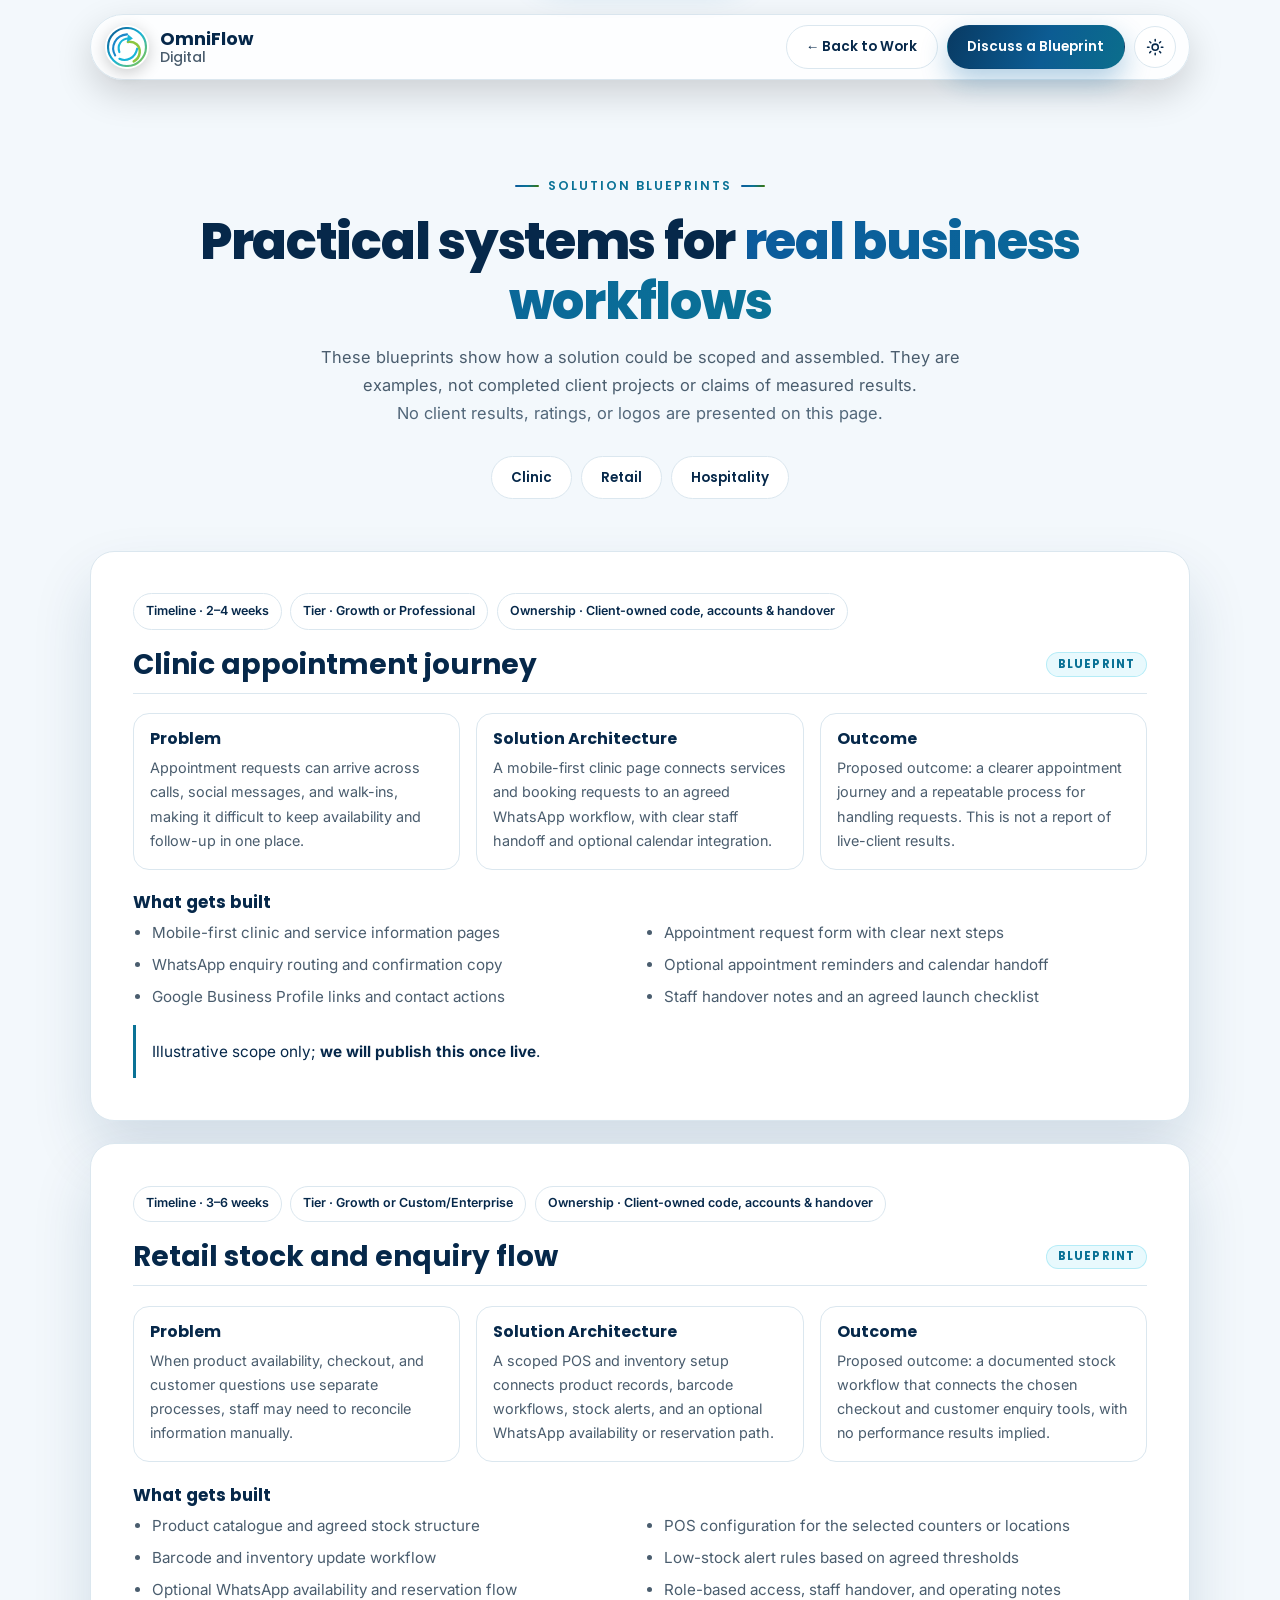
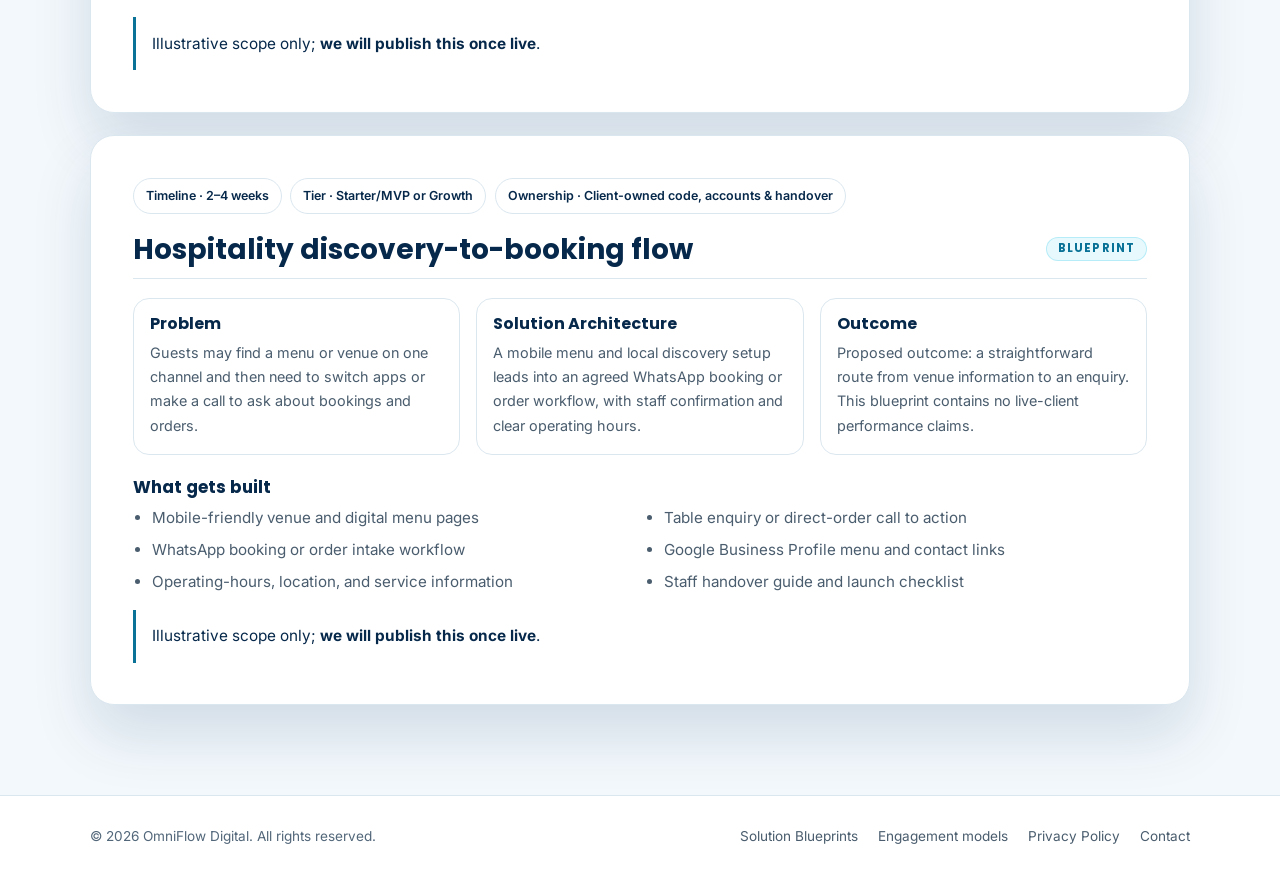
<file: case-studies.html>
<!DOCTYPE html>
<html lang="en" data-theme="light" data-default-theme="light">
<head>
<meta charset="UTF-8">
<meta name="viewport" content="width=device-width, initial-scale=1.0">
<meta name="color-scheme" content="dark light">
<title>Solution Blueprints | OmniFlow Digital</title>
<meta name="description" content="Illustrative clinic, retail, and hospitality solution blueprints from OmniFlow Digital. These are proposed architectures, not published client results.">
<meta name="author" content="OmniFlow Digital">
<meta name="robots" content="index, follow">
<link rel="canonical" href="https://yourdomain.com/case-studies.html">
<meta name="theme-color" content="#04172a" media="(prefers-color-scheme: dark)">
<meta name="theme-color" content="#f3f8fc" media="(prefers-color-scheme: light)">
<meta property="og:type" content="website">
<meta property="og:site_name" content="OmniFlow Digital">
<meta property="og:title" content="Solution Blueprints | OmniFlow Digital">
<meta property="og:description" content="Illustrative clinic, retail, and hospitality solution blueprints—not published client outcomes.">
<meta property="og:url" content="https://yourdomain.com/case-studies.html">
<meta property="og:image" content="https://yourdomain.com/og-banner.png">
<meta name="twitter:card" content="summary_large_image">
<meta name="twitter:title" content="Solution Blueprints | OmniFlow Digital">
<meta name="twitter:description" content="Illustrative solution architectures for clinics, retailers, and hospitality teams.">
<meta name="twitter:image" content="https://yourdomain.com/og-banner.png">
<link rel="icon" href="favicon.ico" sizes="any">
<link rel="icon" type="image/svg+xml" href="logo.svg">
<link rel="icon" type="image/png" sizes="32x32" href="favicon-32.png">
<link rel="icon" type="image/png" sizes="16x16" href="favicon-16.png">
<link rel="apple-touch-icon" sizes="180x180" href="apple-touch-icon.png">
<link rel="mask-icon" href="logo.svg" color="#22c6e8">
<link rel="manifest" href="site.webmanifest">
<link rel="preconnect" href="https://fonts.googleapis.com">
<link rel="preconnect" href="https://fonts.gstatic.com" crossorigin>
<link href="https://fonts.googleapis.com/css2?family=Inter:wght@400;500;600&family=Poppins:wght@500;600;700;800&display=swap" rel="stylesheet">
<link rel="stylesheet" href="assets/pages.css">
<script>
(function(){try{
  var h=document.documentElement;
  var def=h.getAttribute('data-default-theme')||'system';
  var t=localStorage.getItem('omni-theme');
  if(!t){t=(def==='system'&&window.matchMedia)?(matchMedia('(prefers-color-scheme: light)').matches?'light':'dark'):def;}
  h.setAttribute('data-theme',t);
}catch(e){}})();
</script>
</head>
<body>
<a class="skip-link" href="#main-content">Skip to main content</a>
<header class="header">
  <div class="container">
    <nav class="nav" aria-label="Main">
      <a href="index.html" class="logo" aria-label="OmniFlow Digital home">
        <span class="logo-mark"><img src="logo.svg" alt="OmniFlow Digital logo"></span>
        <span class="logo-text"><strong>OmniFlow</strong><span>Digital</span></span>
      </a>
      <div class="nav-actions">
        <a href="index.html#work" class="btn btn-glass btn-sm">← Back to Work</a>
        <a href="index.html#contact" class="btn btn-primary btn-sm">Discuss a Blueprint</a>
        <button class="theme-btn" id="themeBtn" type="button" aria-label="Toggle dark / light mode" title="Toggle dark / light mode">
          <svg class="ic moon" viewBox="0 0 24 24" aria-hidden="true"><path d="M21 12.8A9 9 0 1 1 11.2 3a7 7 0 0 0 9.8 9.8z" fill="none" stroke="currentColor" stroke-width="2" stroke-linecap="round"/></svg>
          <svg class="ic sun" viewBox="0 0 24 24" aria-hidden="true"><circle cx="12" cy="12" r="4" fill="none" stroke="currentColor" stroke-width="2"/><path d="M12 2v2M12 20v2M4.9 4.9l1.4 1.4M17.7 17.7l1.4 1.4M2 12h2M20 12h2M4.9 19.1l1.4-1.4M17.7 6.3l1.4-1.4" fill="none" stroke="currentColor" stroke-width="2" stroke-linecap="round"/></svg>
        </button>
      </div>
    </nav>
  </div>
</header>
<main id="main-content" tabindex="-1">
  <section class="page-hero">
    <div class="container">
      <span class="kicker">Solution Blueprints</span>
      <h1>Practical systems for <span class="gt">real business workflows</span></h1>
      <p>These blueprints show how a solution could be scoped and assembled. They are examples, not completed client projects or claims of measured results.</p>
      <p class="meta-bar">No client results, ratings, or logos are presented on this page.</p>
      <nav class="subnav" aria-label="Solution blueprints">
        <a href="#clinic">Clinic</a>
        <a href="#retail">Retail</a>
        <a href="#hospitality">Hospitality</a>
      </nav>
    </div>
  </section>
  <div class="container doc-wrap blueprint-list">
    <article class="doc-card blueprint-card" id="clinic" aria-labelledby="clinic-heading">
      <div class="blueprint-chips" aria-label="Clinic blueprint scope">
        <span class="blueprint-chip">Timeline · 2–4 weeks</span>
        <span class="blueprint-chip">Tier · Growth or Professional</span>
        <span class="blueprint-chip">Ownership · Client-owned code, accounts &amp; handover</span>
      </div>
      <h2 id="clinic-heading"><span>Clinic appointment journey</span><span class="badge">Blueprint</span></h2>
      <div class="blueprint-flow">
        <section><h3>Problem</h3><p>Appointment requests can arrive across calls, social messages, and walk-ins, making it difficult to keep availability and follow-up in one place.</p></section>
        <section><h3>Solution Architecture</h3><p>A mobile-first clinic page connects services and booking requests to an agreed WhatsApp workflow, with clear staff handoff and optional calendar integration.</p></section>
        <section><h3>Outcome</h3><p>Proposed outcome: a clearer appointment journey and a repeatable process for handling requests. This is not a report of live-client results.</p></section>
      </div>
      <h3>What gets built</h3>
      <ul class="blueprint-build-list">
        <li>Mobile-first clinic and service information pages</li>
        <li>Appointment request form with clear next steps</li>
        <li>WhatsApp enquiry routing and confirmation copy</li>
        <li>Optional appointment reminders and calendar handoff</li>
        <li>Google Business Profile links and contact actions</li>
        <li>Staff handover notes and an agreed launch checklist</li>
      </ul>
      <p class="blueprint-note">Illustrative scope only; <strong>we will publish this once live</strong>.</p>
    </article>

    <article class="doc-card blueprint-card" id="retail" aria-labelledby="retail-heading">
      <div class="blueprint-chips" aria-label="Retail blueprint scope">
        <span class="blueprint-chip">Timeline · 3–6 weeks</span>
        <span class="blueprint-chip">Tier · Growth or Custom/Enterprise</span>
        <span class="blueprint-chip">Ownership · Client-owned code, accounts &amp; handover</span>
      </div>
      <h2 id="retail-heading"><span>Retail stock and enquiry flow</span><span class="badge">Blueprint</span></h2>
      <div class="blueprint-flow">
        <section><h3>Problem</h3><p>When product availability, checkout, and customer questions use separate processes, staff may need to reconcile information manually.</p></section>
        <section><h3>Solution Architecture</h3><p>A scoped POS and inventory setup connects product records, barcode workflows, stock alerts, and an optional WhatsApp availability or reservation path.</p></section>
        <section><h3>Outcome</h3><p>Proposed outcome: a documented stock workflow that connects the chosen checkout and customer enquiry tools, with no performance results implied.</p></section>
      </div>
      <h3>What gets built</h3>
      <ul class="blueprint-build-list">
        <li>Product catalogue and agreed stock structure</li>
        <li>POS configuration for the selected counters or locations</li>
        <li>Barcode and inventory update workflow</li>
        <li>Low-stock alert rules based on agreed thresholds</li>
        <li>Optional WhatsApp availability and reservation flow</li>
        <li>Role-based access, staff handover, and operating notes</li>
      </ul>
      <p class="blueprint-note">Illustrative scope only; <strong>we will publish this once live</strong>.</p>
    </article>

    <article class="doc-card blueprint-card" id="hospitality" aria-labelledby="hospitality-heading">
      <div class="blueprint-chips" aria-label="Hospitality blueprint scope">
        <span class="blueprint-chip">Timeline · 2–4 weeks</span>
        <span class="blueprint-chip">Tier · Starter/MVP or Growth</span>
        <span class="blueprint-chip">Ownership · Client-owned code, accounts &amp; handover</span>
      </div>
      <h2 id="hospitality-heading"><span>Hospitality discovery-to-booking flow</span><span class="badge">Blueprint</span></h2>
      <div class="blueprint-flow">
        <section><h3>Problem</h3><p>Guests may find a menu or venue on one channel and then need to switch apps or make a call to ask about bookings and orders.</p></section>
        <section><h3>Solution Architecture</h3><p>A mobile menu and local discovery setup leads into an agreed WhatsApp booking or order workflow, with staff confirmation and clear operating hours.</p></section>
        <section><h3>Outcome</h3><p>Proposed outcome: a straightforward route from venue information to an enquiry. This blueprint contains no live-client performance claims.</p></section>
      </div>
      <h3>What gets built</h3>
      <ul class="blueprint-build-list">
        <li>Mobile-friendly venue and digital menu pages</li>
        <li>Table enquiry or direct-order call to action</li>
        <li>WhatsApp booking or order intake workflow</li>
        <li>Google Business Profile menu and contact links</li>
        <li>Operating-hours, location, and service information</li>
        <li>Staff handover guide and launch checklist</li>
      </ul>
      <p class="blueprint-note">Illustrative scope only; <strong>we will publish this once live</strong>.</p>
    </article>
  </div>
</main>
<footer class="footer">
  <div class="container f-bottom">
    <span>© <span id="copyYear">2026</span> OmniFlow Digital. All rights reserved.</span>
    <nav aria-label="Footer">
      <a href="index.html#work">Solution Blueprints</a>
      <a href="index.html#pricing">Engagement models</a>
      <a href="legal.html#privacy">Privacy Policy</a>
      <a href="index.html#contact">Contact</a>
    </nav>
  </div>
</footer>
<script>
const themeBtn = document.querySelector('#themeBtn');
const themeColors = {dark:'#04172a', light:'#f3f8fc'};
function paintTheme(theme){
  const dark = theme !== 'light';
  document.documentElement.dataset.theme = dark ? 'dark' : 'light';
  document.querySelectorAll('meta[name="theme-color"]').forEach(meta => meta.setAttribute('content', themeColors[dark ? 'dark' : 'light']));
  themeBtn.setAttribute('aria-pressed', String(!dark));
  const label = dark ? 'Switch to light mode' : 'Switch to dark mode';
  themeBtn.setAttribute('aria-label', label);
  themeBtn.setAttribute('title', label);
}
themeBtn.addEventListener('click', () => {
  const next = document.documentElement.dataset.theme === 'light' ? 'dark' : 'light';
  paintTheme(next);
  try{ localStorage.setItem('omni-theme', next); }catch(e){}
});
paintTheme(document.documentElement.dataset.theme);
document.querySelector('#copyYear').textContent = new Date().getFullYear();
</script>
<script type="application/ld+json">
{
  "@context": "https://schema.org",
  "@type": "BreadcrumbList",
  "itemListElement": [
    { "@type": "ListItem", "position": 1, "name": "Home", "item": "https://yourdomain.com/" },
    { "@type": "ListItem", "position": 2, "name": "Solution Blueprints", "item": "https://yourdomain.com/case-studies.html" }
  ]
}
</script>
</body>
</html>
</file>
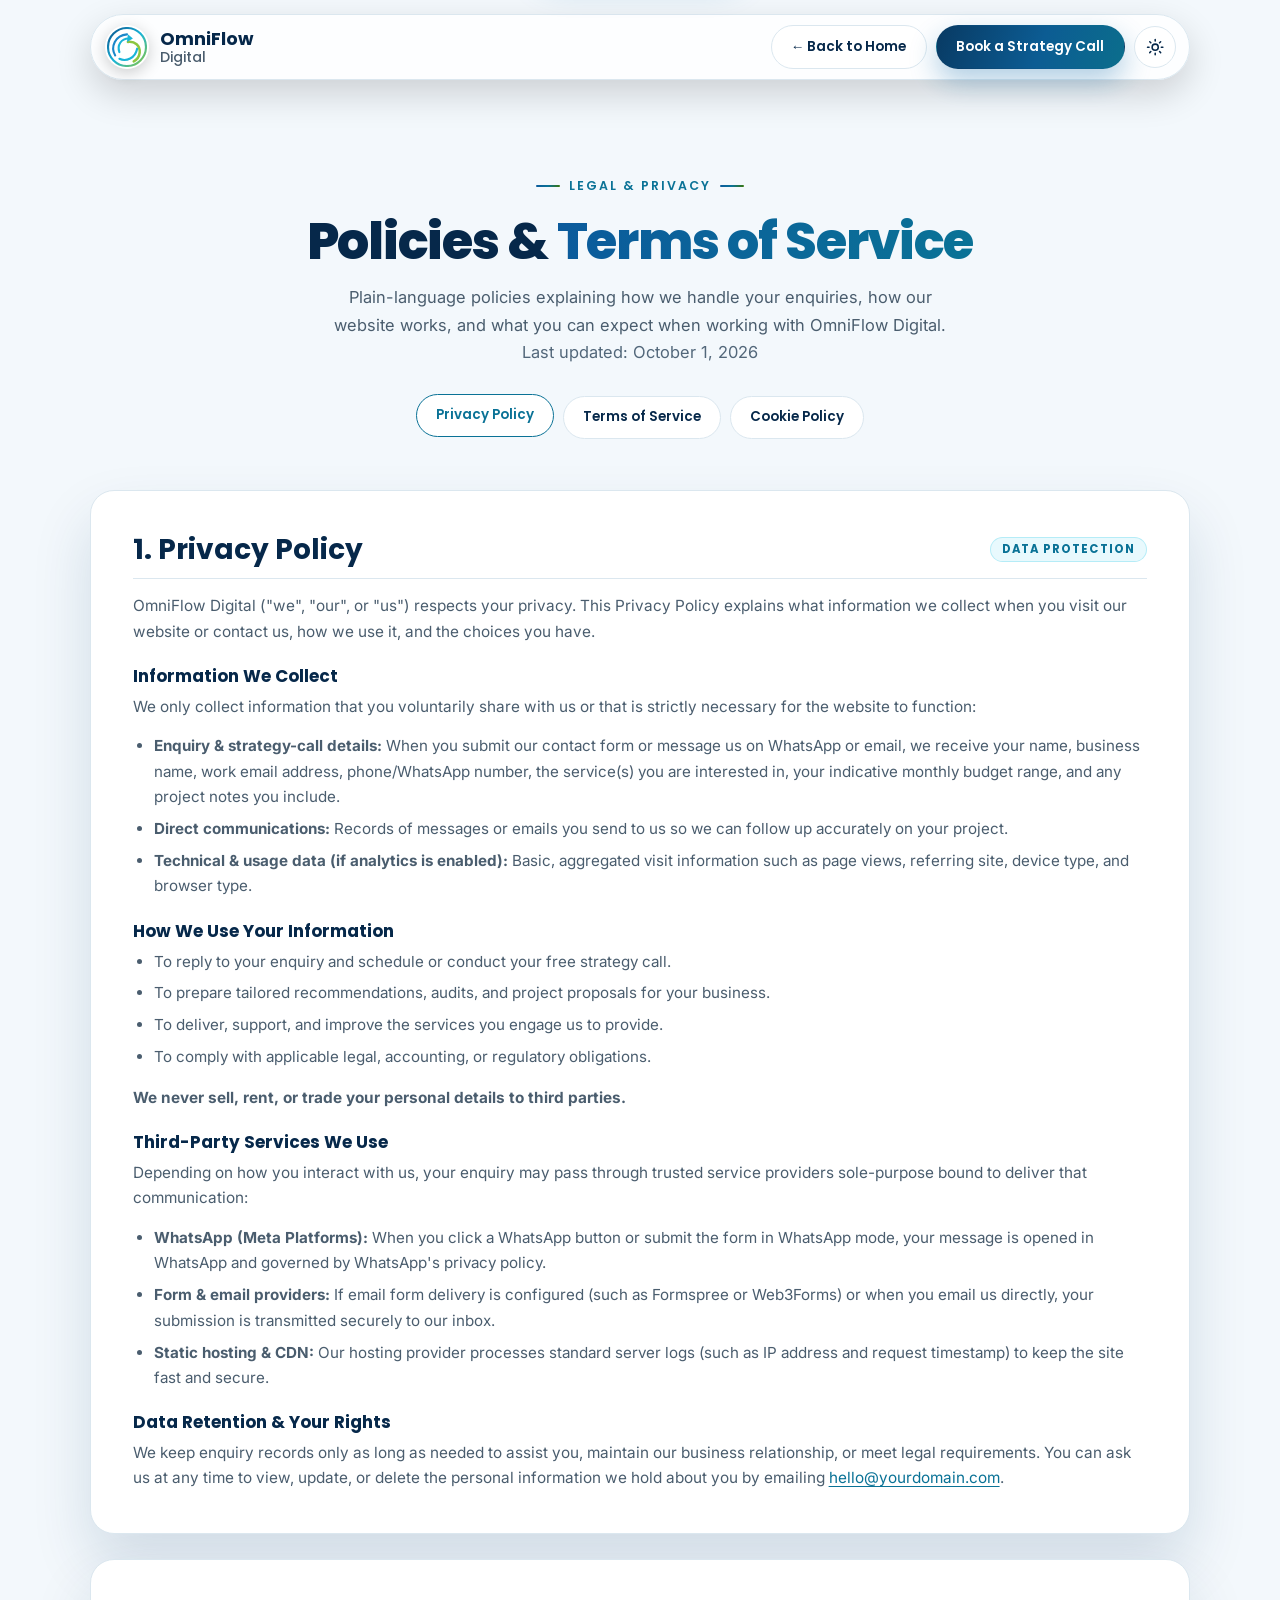
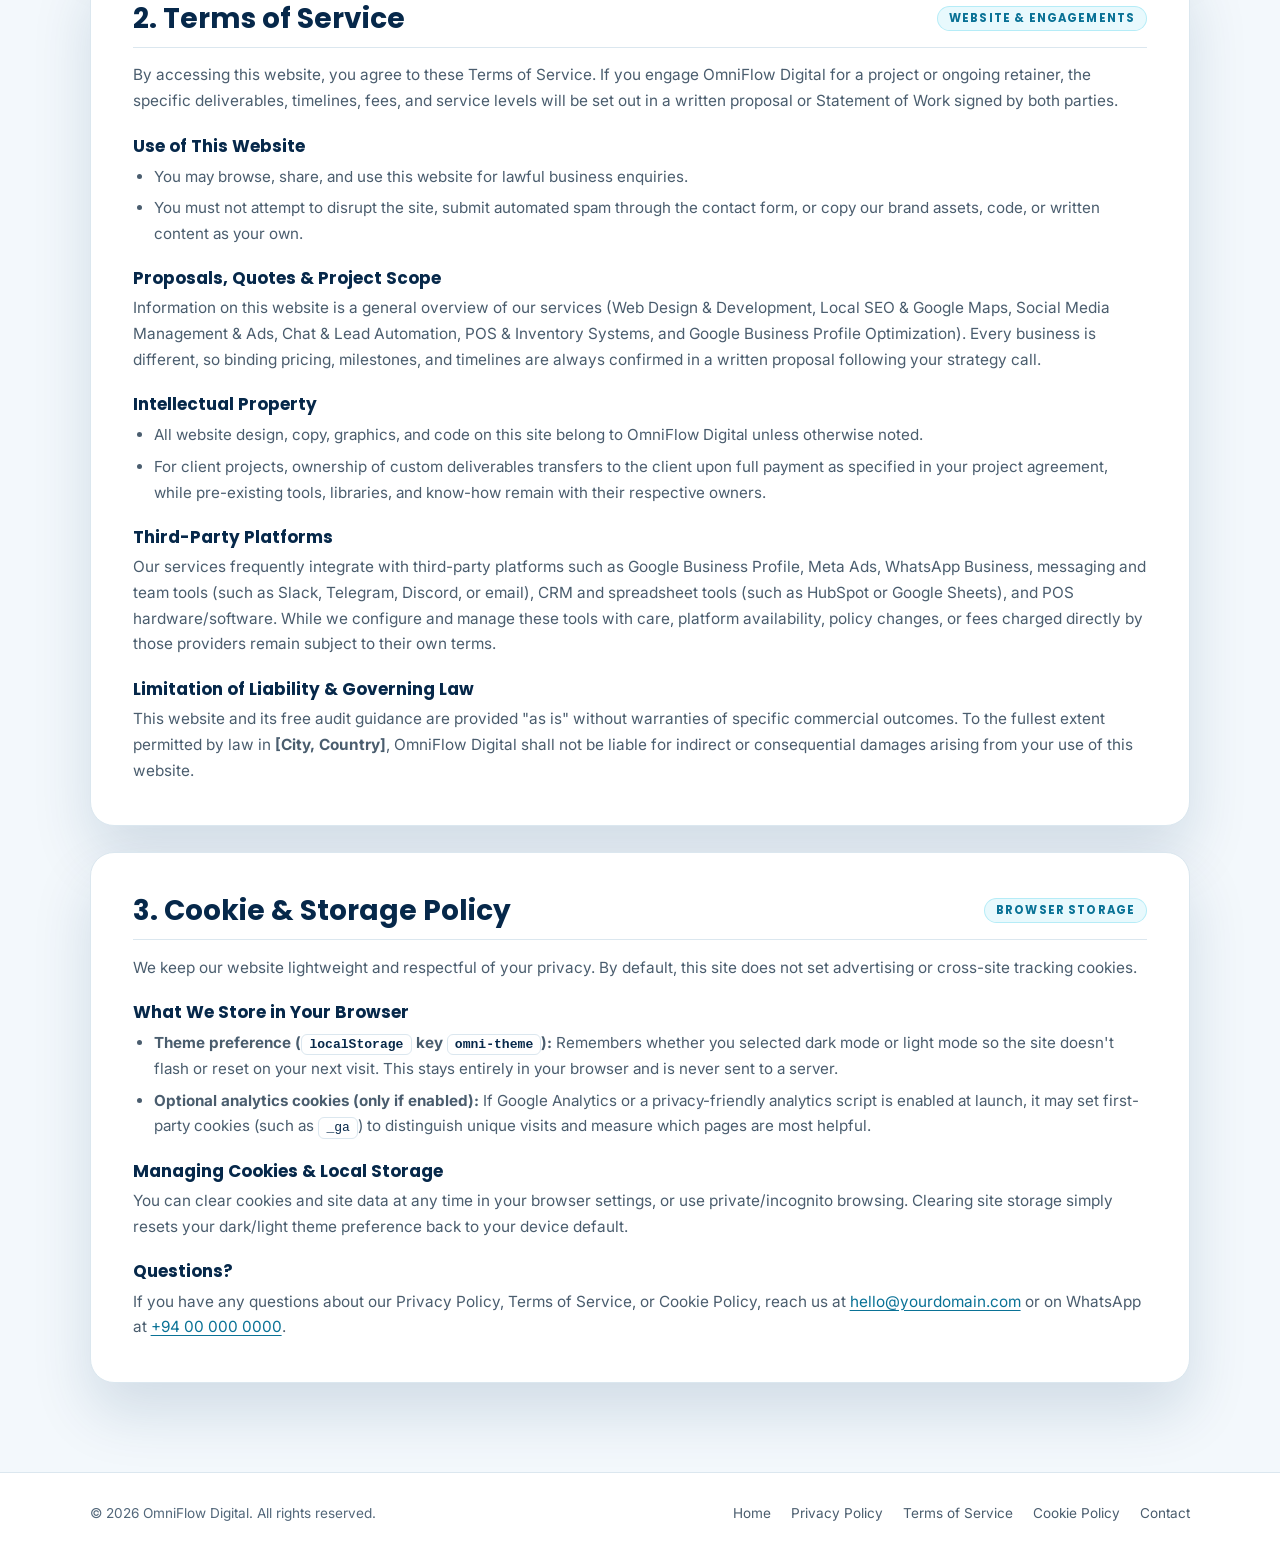
<file: legal.html>
<!DOCTYPE html>
<html lang="en" data-theme="light" data-default-theme="light">
<head>
<meta charset="UTF-8">
<meta name="viewport" content="width=device-width, initial-scale=1.0">
<meta name="color-scheme" content="dark light">

<!-- =====================================================================
     🔧 LAUNCH CHECKLIST — replace placeholders before going live:
       · https://yourdomain.com  ->  your real domain
       · hello@yourdomain.com    ->  your real email
       · 94000000000 and "+94 00 000 0000"  ->  your WhatsApp number
       · [City, Country]         ->  your business jurisdiction / location
     ===================================================================== -->

<title>Privacy Policy, Terms of Service &amp; Cookie Policy | OmniFlow Digital</title>
<meta name="description" content="Privacy Policy, Terms of Service, and Cookie Policy for OmniFlow Digital — how we handle your enquiry details, website terms, and browser storage.">
<meta name="author" content="OmniFlow Digital">
<meta name="robots" content="index, follow">
<link rel="canonical" href="https://yourdomain.com/legal.html">

<meta name="theme-color" content="#04172a" media="(prefers-color-scheme: dark)">
<meta name="theme-color" content="#f3f8fc" media="(prefers-color-scheme: light)">

<meta property="og:type" content="website">
<meta property="og:site_name" content="OmniFlow Digital">
<meta property="og:title" content="Privacy Policy, Terms &amp; Cookie Policy | OmniFlow Digital">
<meta property="og:description" content="How OmniFlow Digital handles your data, website terms of service, and browser cookies/storage.">
<meta property="og:url" content="https://yourdomain.com/legal.html">
<meta property="og:image" content="https://yourdomain.com/og-banner.png">

<meta name="twitter:card" content="summary_large_image">
<meta name="twitter:title" content="Privacy Policy, Terms &amp; Cookie Policy | OmniFlow Digital">
<meta name="twitter:description" content="How OmniFlow Digital handles your data, website terms of service, and browser cookies/storage.">
<meta name="twitter:image" content="https://yourdomain.com/og-banner.png">

<link rel="icon" href="favicon.ico" sizes="any">
<link rel="icon" type="image/svg+xml" href="logo.svg">
<link rel="icon" type="image/png" sizes="32x32" href="favicon-32.png">
<link rel="icon" type="image/png" sizes="16x16" href="favicon-16.png">
<link rel="apple-touch-icon" sizes="180x180" href="apple-touch-icon.png">
<link rel="mask-icon" href="logo.svg" color="#22c6e8">
<link rel="manifest" href="site.webmanifest">

<link rel="preconnect" href="https://fonts.googleapis.com">
<link rel="preconnect" href="https://fonts.gstatic.com" crossorigin>
<link href="https://fonts.googleapis.com/css2?family=Inter:wght@400;500;600&family=Poppins:wght@500;600;700;800&display=swap" rel="stylesheet">
<link rel="stylesheet" href="assets/pages.css">

<script>
(function(){try{
  var h=document.documentElement;
  var def=h.getAttribute('data-default-theme')||'system';
  var t=localStorage.getItem('omni-theme');
  if(!t){t=(def==='system'&&window.matchMedia)?(matchMedia('(prefers-color-scheme: light)').matches?'light':'dark'):def;}
  h.setAttribute('data-theme',t);
}catch(e){}})();
</script>
</head>

<body>
<a class="skip-link" href="#main-content">Skip to main content</a>

<!-- SVG Sprite -->
<svg width="0" height="0" style="position:absolute" aria-hidden="true">
  <defs>
    <linearGradient id="lg" x1="0" y1="0" x2="1" y2="1">
      <stop offset="0" stop-color="#0b4f8a"/><stop offset=".5" stop-color="#19b4d8"/><stop offset="1" stop-color="#8cc63f"/>
    </linearGradient>
    <symbol id="mark" viewBox="0 0 100 100">
      <circle cx="50" cy="50" r="45" fill="none" stroke="url(#lg)" stroke-width="5"/>
      <path d="M22 70C10 50 22 22 50 20" fill="none" stroke="#1b87c9" stroke-width="5" stroke-linecap="round"/>
      <path d="M32 78C48 86 70 76 74 54" fill="none" stroke="#19b4d8" stroke-width="5" stroke-linecap="round"/>
      <path d="M32 62C26 46 36 30 54 30" fill="none" stroke="#19b4d8" stroke-width="5" stroke-linecap="round"/>
      <path d="M52 38C68 36 82 46 80 64C79 72 74 80 66 84" fill="none" stroke="#8cc63f" stroke-width="6" stroke-linecap="round"/>
      <polygon points="52,20 64,30 50,38" fill="#19b4d8"/>
    </symbol>
    <symbol id="i-sun" viewBox="0 0 24 24"><g fill="none" stroke="currentColor" stroke-width="2" stroke-linecap="round"><circle cx="12" cy="12" r="4"/><path d="M12 2v2M12 20v2M4.9 4.9l1.4 1.4M17.7 17.7l1.4 1.4M2 12h2M20 12h2M4.9 19.1l1.4-1.4M17.7 6.3l1.4-1.4"/></g></symbol>
    <symbol id="i-moon" viewBox="0 0 24 24"><g fill="none" stroke="currentColor" stroke-width="2" stroke-linecap="round" stroke-linejoin="round"><path d="M21 12.8A9 9 0 1 1 11.2 3a7 7 0 0 0 9.8 9.8z"/></g></symbol>
    <symbol id="i-arrow" viewBox="0 0 24 24"><g fill="none" stroke="currentColor" stroke-width="2.2" stroke-linecap="round" stroke-linejoin="round"><path d="M5 12h14M13 6l6 6-6 6"/></g></symbol>
  </defs>
</svg>

<header class="header">
  <div class="container">
    <nav class="nav" aria-label="Main">
      <a href="index.html" class="logo" aria-label="OmniFlow Digital home">
        <span class="logo-mark">
          <img src="logo.svg" alt="OmniFlow Digital logo">
          <svg viewBox="0 0 100 100" aria-hidden="true"><use href="#mark"/></svg>
        </span>
        <span class="logo-text"><strong>OmniFlow</strong><span>Digital</span></span>
      </a>

      <div class="nav-actions">
        <a href="index.html" class="btn btn-glass btn-sm">← Back to Home</a>
        <a href="index.html#contact" class="btn btn-primary btn-sm">Book a Strategy Call</a>
        <button class="theme-btn" id="themeBtn" aria-label="Toggle dark / light mode">
          <svg class="ic moon"><use href="#i-moon"/></svg><svg class="ic sun"><use href="#i-sun"/></svg>
        </button>
      </div>
    </nav>
  </div>
</header>

<main id="main-content" tabindex="-1">
  <section class="page-hero">
    <div class="container">
      <span class="kicker">Legal &amp; Privacy</span>
      <h1>Policies &amp; <span class="gt">Terms of Service</span></h1>
      <p>Plain-language policies explaining how we handle your enquiries, how our website works, and what you can expect when working with OmniFlow Digital.</p>
      <p class="meta-bar">Last updated: <time datetime="2026-10-01">October 1, 2026</time></p>

      <nav class="subnav" aria-label="Legal sections">
        <a href="#privacy">Privacy Policy</a>
        <a href="#terms">Terms of Service</a>
        <a href="#cookies">Cookie Policy</a>
      </nav>
    </div>
  </section>

  <div class="container doc-wrap">
    <!-- 1. PRIVACY POLICY -->
    <article class="doc-card" id="privacy" aria-labelledby="privacy-heading">
      <h2 id="privacy-heading">
        <span>1. Privacy Policy</span>
        <span class="badge">Data Protection</span>
      </h2>
      <p>OmniFlow Digital ("we", "our", or "us") respects your privacy. This Privacy Policy explains what information we collect when you visit our website or contact us, how we use it, and the choices you have.</p>

      <h3>Information We Collect</h3>
      <p>We only collect information that you voluntarily share with us or that is strictly necessary for the website to function:</p>
      <ul>
        <li><strong>Enquiry &amp; strategy-call details:</strong> When you submit our contact form or message us on WhatsApp or email, we receive your name, business name, work email address, phone/WhatsApp number, the service(s) you are interested in, your indicative monthly budget range, and any project notes you include.</li>
        <li><strong>Direct communications:</strong> Records of messages or emails you send to us so we can follow up accurately on your project.</li>
        <li><strong>Technical &amp; usage data (if analytics is enabled):</strong> Basic, aggregated visit information such as page views, referring site, device type, and browser type.</li>
      </ul>

      <h3>How We Use Your Information</h3>
      <ul>
        <li>To reply to your enquiry and schedule or conduct your free strategy call.</li>
        <li>To prepare tailored recommendations, audits, and project proposals for your business.</li>
        <li>To deliver, support, and improve the services you engage us to provide.</li>
        <li>To comply with applicable legal, accounting, or regulatory obligations.</li>
      </ul>
      <p><strong>We never sell, rent, or trade your personal details to third parties.</strong></p>

      <h3>Third-Party Services We Use</h3>
      <p>Depending on how you interact with us, your enquiry may pass through trusted service providers sole-purpose bound to deliver that communication:</p>
      <ul>
        <li><strong>WhatsApp (Meta Platforms):</strong> When you click a WhatsApp button or submit the form in WhatsApp mode, your message is opened in WhatsApp and governed by WhatsApp's privacy policy.</li>
        <li><strong>Form &amp; email providers:</strong> If email form delivery is configured (such as Formspree or Web3Forms) or when you email us directly, your submission is transmitted securely to our inbox.</li>
        <li><strong>Static hosting &amp; CDN:</strong> Our hosting provider processes standard server logs (such as IP address and request timestamp) to keep the site fast and secure.</li>
      </ul>

      <h3>Data Retention &amp; Your Rights</h3>
      <p>We keep enquiry records only as long as needed to assist you, maintain our business relationship, or meet legal requirements. You can ask us at any time to view, update, or delete the personal information we hold about you by emailing <a href="mailto:hello@yourdomain.com" data-email-label>hello@yourdomain.com</a>.</p>
    </article>

    <!-- 2. TERMS OF SERVICE -->
    <article class="doc-card" id="terms" aria-labelledby="terms-heading">
      <h2 id="terms-heading">
        <span>2. Terms of Service</span>
        <span class="badge">Website &amp; Engagements</span>
      </h2>
      <p>By accessing this website, you agree to these Terms of Service. If you engage OmniFlow Digital for a project or ongoing retainer, the specific deliverables, timelines, fees, and service levels will be set out in a written proposal or Statement of Work signed by both parties.</p>

      <h3>Use of This Website</h3>
      <ul>
        <li>You may browse, share, and use this website for lawful business enquiries.</li>
        <li>You must not attempt to disrupt the site, submit automated spam through the contact form, or copy our brand assets, code, or written content as your own.</li>
      </ul>

      <h3>Proposals, Quotes &amp; Project Scope</h3>
      <p>Information on this website is a general overview of our services (Web Design &amp; Development, Local SEO &amp; Google Maps, Social Media Management &amp; Ads, Chat &amp; Lead Automation, POS &amp; Inventory Systems, and Google Business Profile Optimization). Every business is different, so binding pricing, milestones, and timelines are always confirmed in a written proposal following your strategy call.</p>

      <h3>Intellectual Property</h3>
      <ul>
        <li>All website design, copy, graphics, and code on this site belong to OmniFlow Digital unless otherwise noted.</li>
        <li>For client projects, ownership of custom deliverables transfers to the client upon full payment as specified in your project agreement, while pre-existing tools, libraries, and know-how remain with their respective owners.</li>
      </ul>

      <h3>Third-Party Platforms</h3>
      <p>Our services frequently integrate with third-party platforms such as Google Business Profile, Meta Ads, WhatsApp Business, messaging and team tools (such as Slack, Telegram, Discord, or email), CRM and spreadsheet tools (such as HubSpot or Google Sheets), and POS hardware/software. While we configure and manage these tools with care, platform availability, policy changes, or fees charged directly by those providers remain subject to their own terms.</p>

      <h3>Limitation of Liability &amp; Governing Law</h3>
      <p>This website and its free audit guidance are provided "as is" without warranties of specific commercial outcomes. To the fullest extent permitted by law in <strong>[City, Country]</strong>, OmniFlow Digital shall not be liable for indirect or consequential damages arising from your use of this website.</p>
    </article>

    <!-- 3. COOKIE POLICY -->
    <article class="doc-card" id="cookies" aria-labelledby="cookies-heading">
      <h2 id="cookies-heading">
        <span>3. Cookie &amp; Storage Policy</span>
        <span class="badge">Browser Storage</span>
      </h2>
      <p>We keep our website lightweight and respectful of your privacy. By default, this site does not set advertising or cross-site tracking cookies.</p>

      <h3>What We Store in Your Browser</h3>
      <ul>
        <li><strong>Theme preference (<code>localStorage</code> key <code>omni-theme</code>):</strong> Remembers whether you selected dark mode or light mode so the site doesn't flash or reset on your next visit. This stays entirely in your browser and is never sent to a server.</li>
        <li><strong>Optional analytics cookies (only if enabled):</strong> If Google Analytics or a privacy-friendly analytics script is enabled at launch, it may set first-party cookies (such as <code>_ga</code>) to distinguish unique visits and measure which pages are most helpful.</li>
      </ul>

      <h3>Managing Cookies &amp; Local Storage</h3>
      <p>You can clear cookies and site data at any time in your browser settings, or use private/incognito browsing. Clearing site storage simply resets your dark/light theme preference back to your device default.</p>

      <h3>Questions?</h3>
      <p>If you have any questions about our Privacy Policy, Terms of Service, or Cookie Policy, reach us at <a href="mailto:hello@yourdomain.com" data-email-label>hello@yourdomain.com</a> or on WhatsApp at <a href="https://wa.me/94000000000" target="_blank" rel="noopener" data-wa-label>+94 00 000 0000</a>.</p>
    </article>
  </div>
</main>

<footer class="footer">
  <div class="container f-bottom">
    <span>© <span id="copyYear">2026</span> OmniFlow Digital. All rights reserved.</span>
    <nav aria-label="Footer">
      <a href="index.html">Home</a>
      <a href="#privacy">Privacy Policy</a>
      <a href="#terms">Terms of Service</a>
      <a href="#cookies">Cookie Policy</a>
      <a href="index.html#contact">Contact</a>
    </nav>
  </div>
</footer>

<script>
const $ = (s,r=document)=>r.querySelector(s), $$ = (s,r=document)=>[...r.querySelectorAll(s)];

/* Keep contact links in sync with index.html SITE settings */
const SITE = {
  whatsapp : '94000000000',
  waLabel  : '+94 00 000 0000',
  email    : 'hello@yourdomain.com'
};
(function syncContacts(){
  const waHref = 'https://wa.me/' + SITE.whatsapp;
  $$('a[href^="https://wa.me/"]').forEach(a => { a.href = waHref; });
  $$('[data-wa-label]').forEach(el => el.textContent = SITE.waLabel);
  $$('a[href^="mailto:"], [data-email-label]').forEach(el => {
    if(el.tagName === 'A') el.href = 'mailto:' + SITE.email;
    el.textContent = SITE.email;
  });
})();

/* Logo fallback */
$$('.logo-mark img').forEach(img => {
  img.addEventListener('error', () => img.parentNode.classList.add('nologo'));
});

/* Theme toggle */
const themeBtn = $('#themeBtn');
const THEME_COLORS = { dark:'#04172a', light:'#f3f8fc' };
function paintTheme(theme){
  const dark = theme !== 'light';
  document.documentElement.dataset.theme = dark ? 'dark' : 'light';
  $$('meta[name="theme-color"]').forEach(m => m.setAttribute('content', THEME_COLORS[dark ? 'dark' : 'light']));
  themeBtn.setAttribute('aria-pressed', String(!dark));
  const label = dark ? 'Switch to light mode' : 'Switch to dark mode';
  themeBtn.setAttribute('aria-label', label);
  themeBtn.setAttribute('title', label);
}
themeBtn.addEventListener('click', () => {
  const next = document.documentElement.dataset.theme === 'light' ? 'dark' : 'light';
  paintTheme(next);
  try{ localStorage.setItem('omni-theme', next) }catch(e){}
});
paintTheme(document.documentElement.dataset.theme);

/* Highlight active legal section pill */
const subLinks = $$('.subnav a');
function syncHash(){
  const h = location.hash || '#privacy';
  subLinks.forEach(a => {
    if(a.getAttribute('href') === h) a.setAttribute('aria-current', 'true');
    else a.removeAttribute('aria-current');
  });
}
addEventListener('hashchange', syncHash);
syncHash();

$('#copyYear').textContent = new Date().getFullYear();
</script>
</body>
</html>
</file>
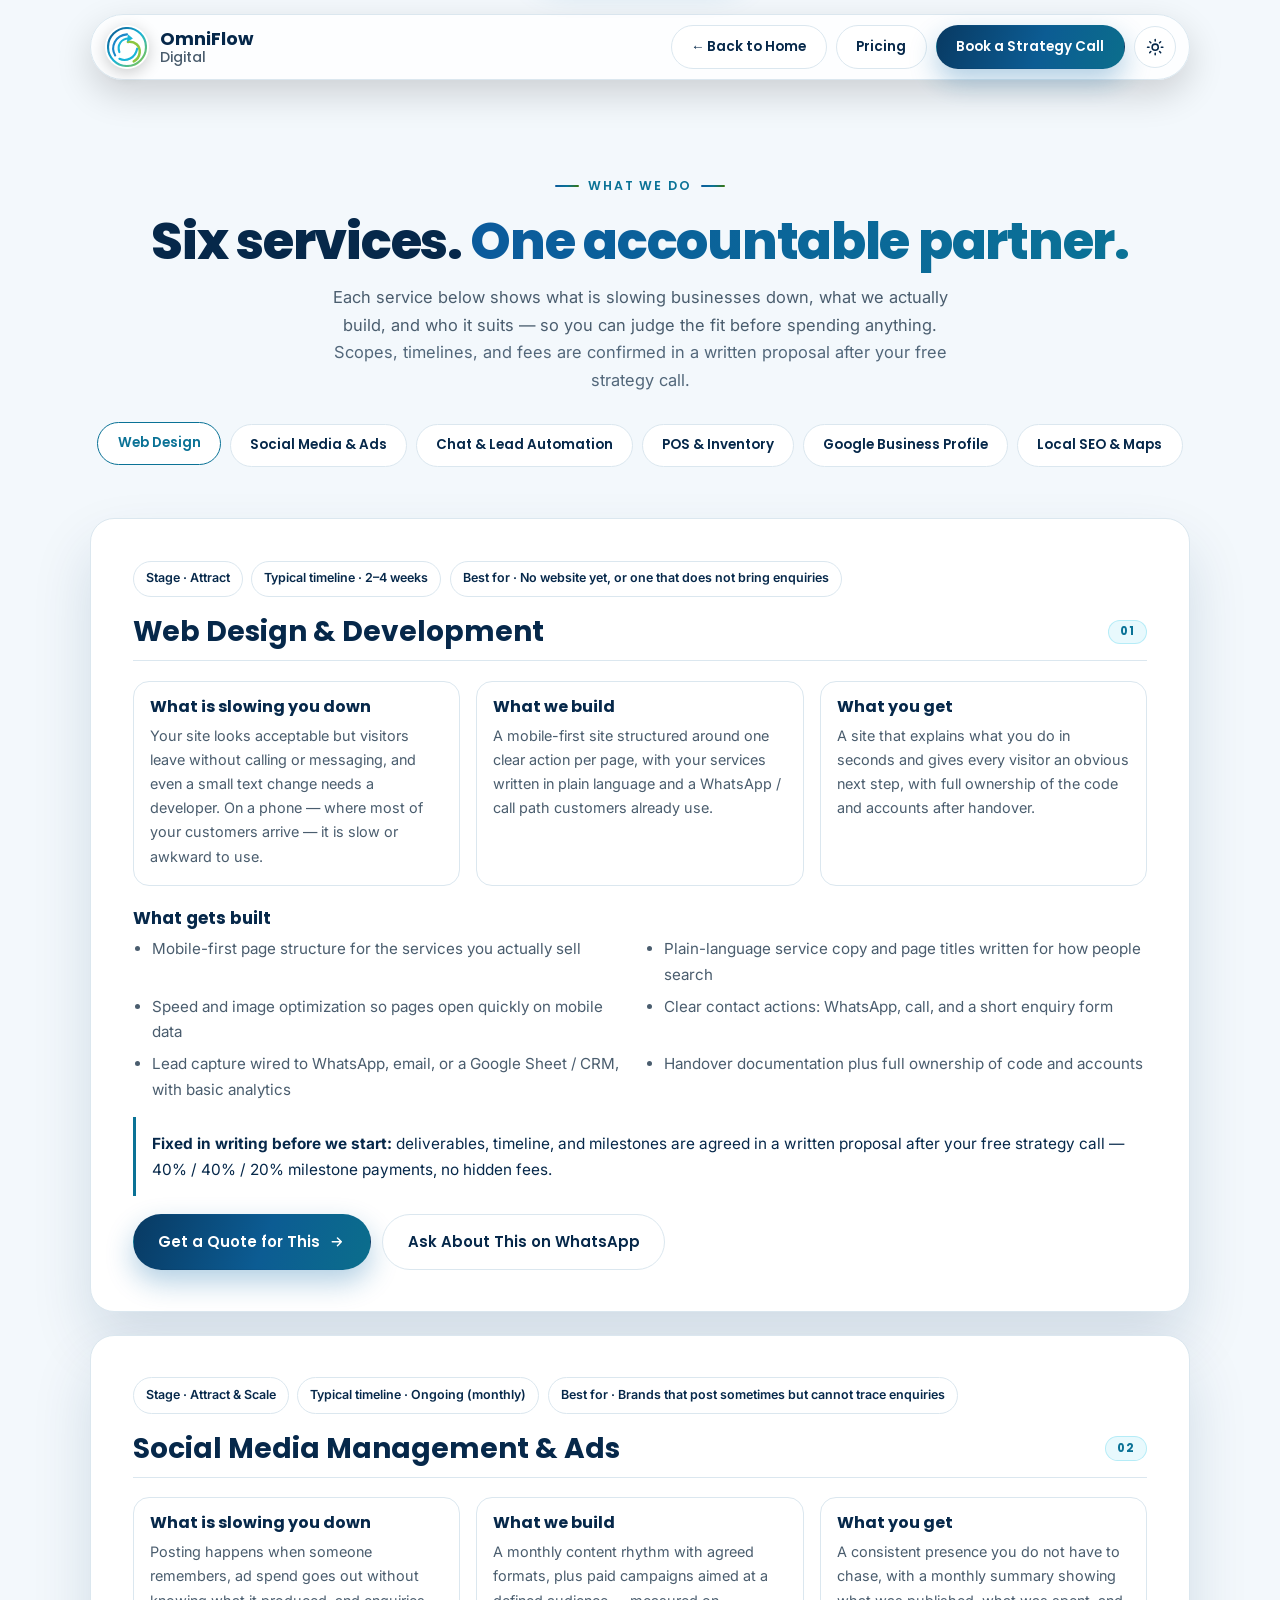
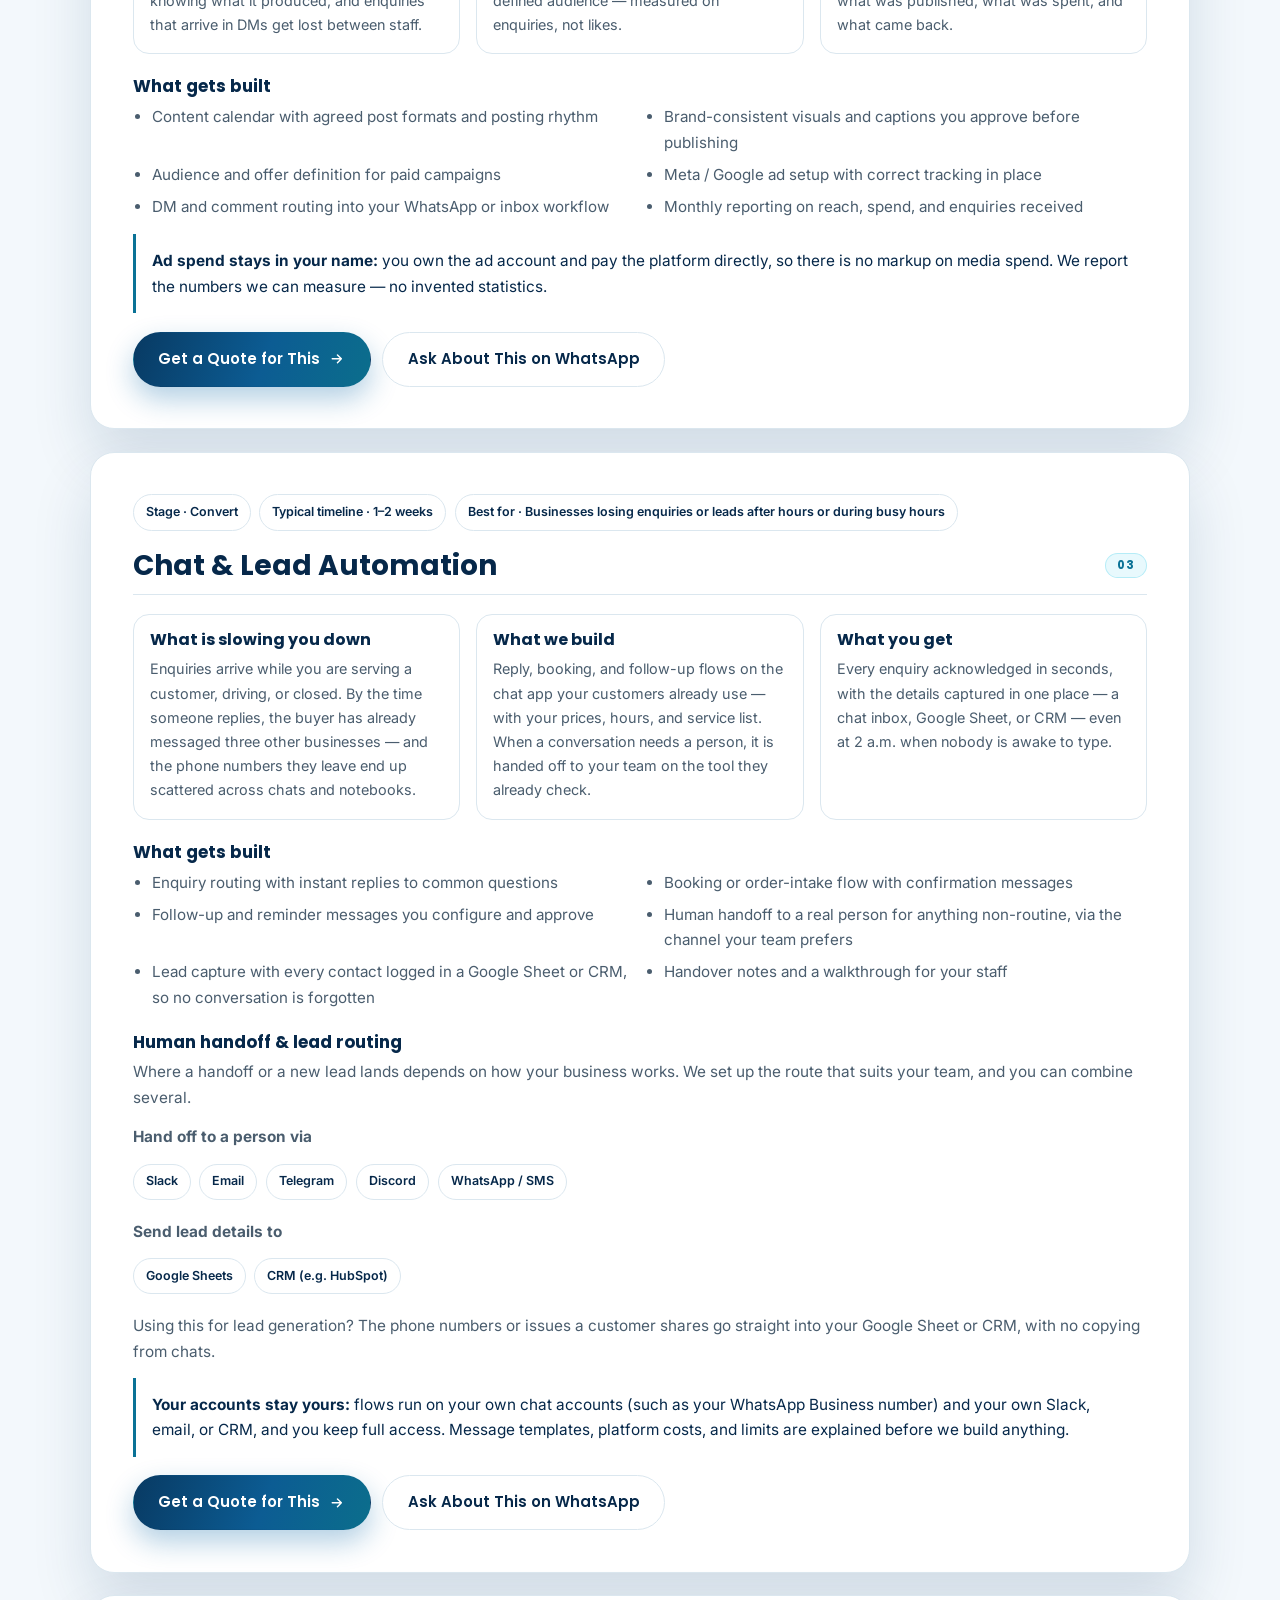
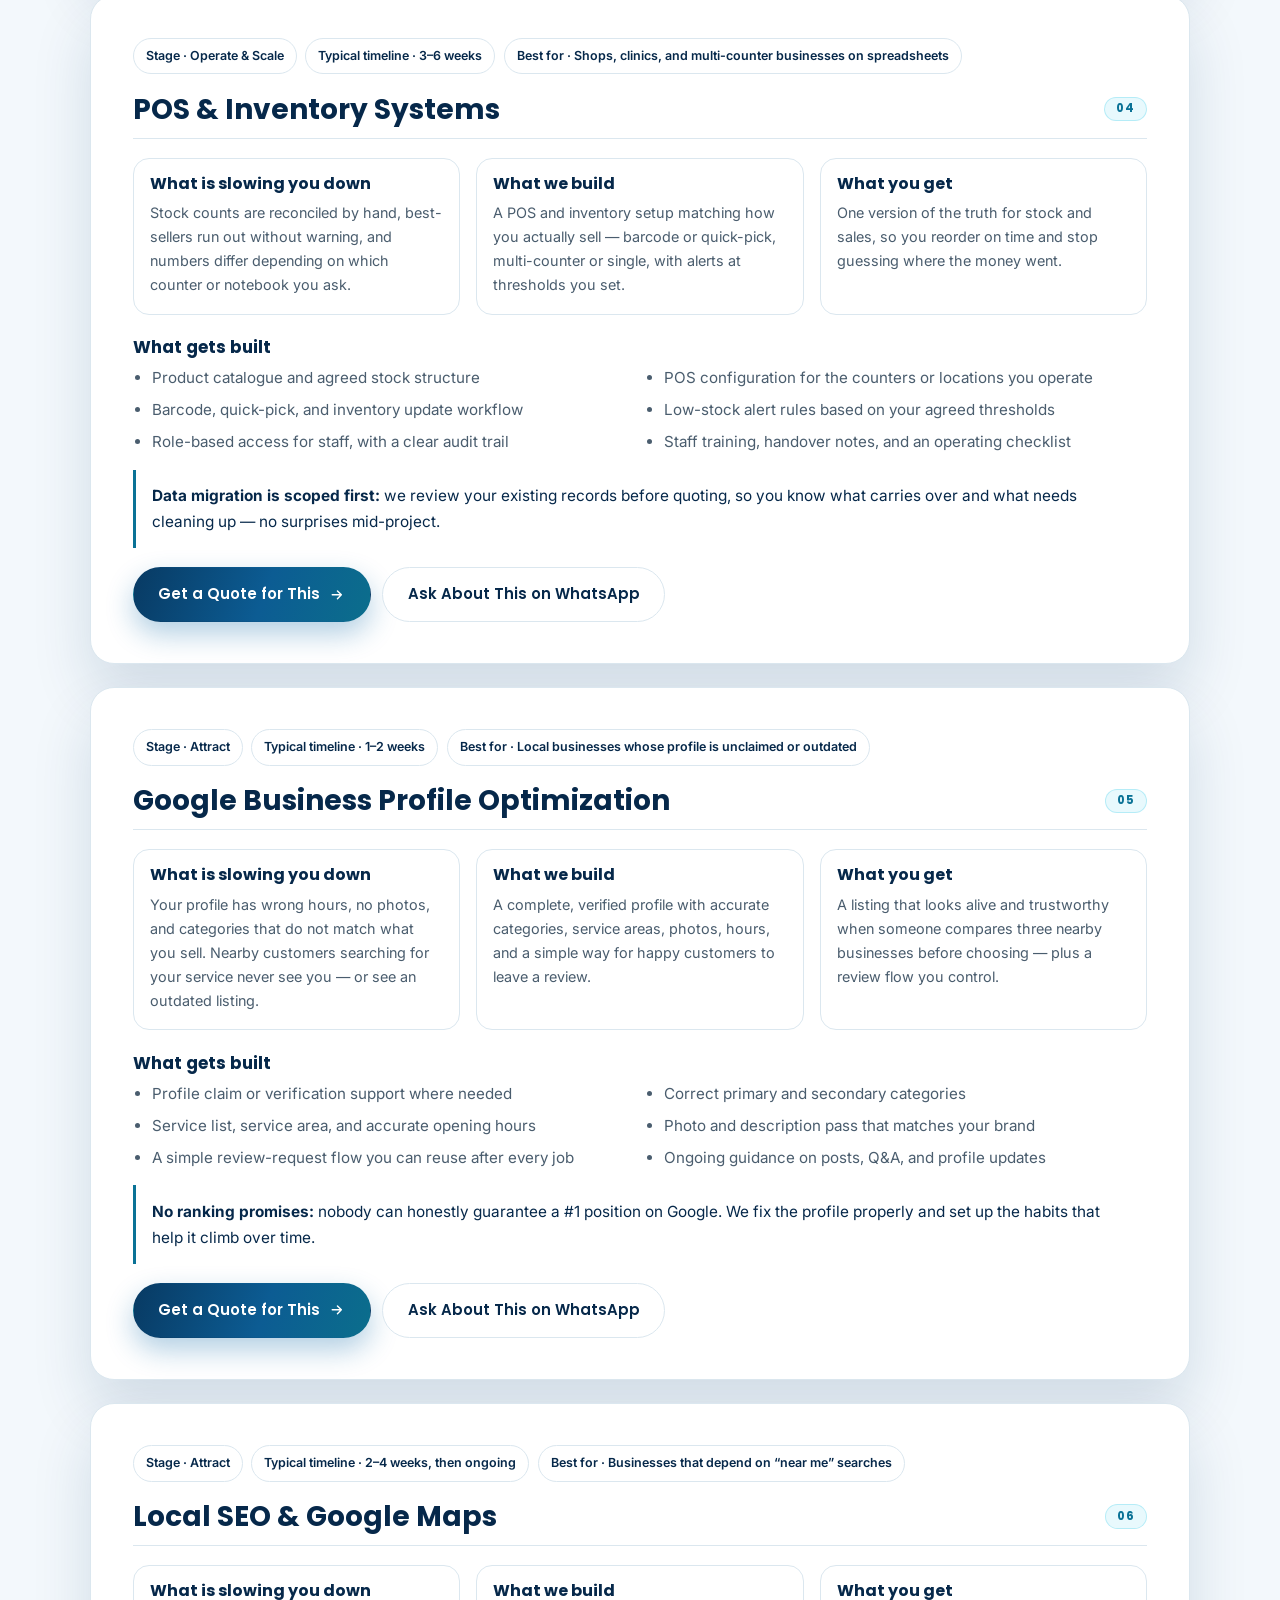
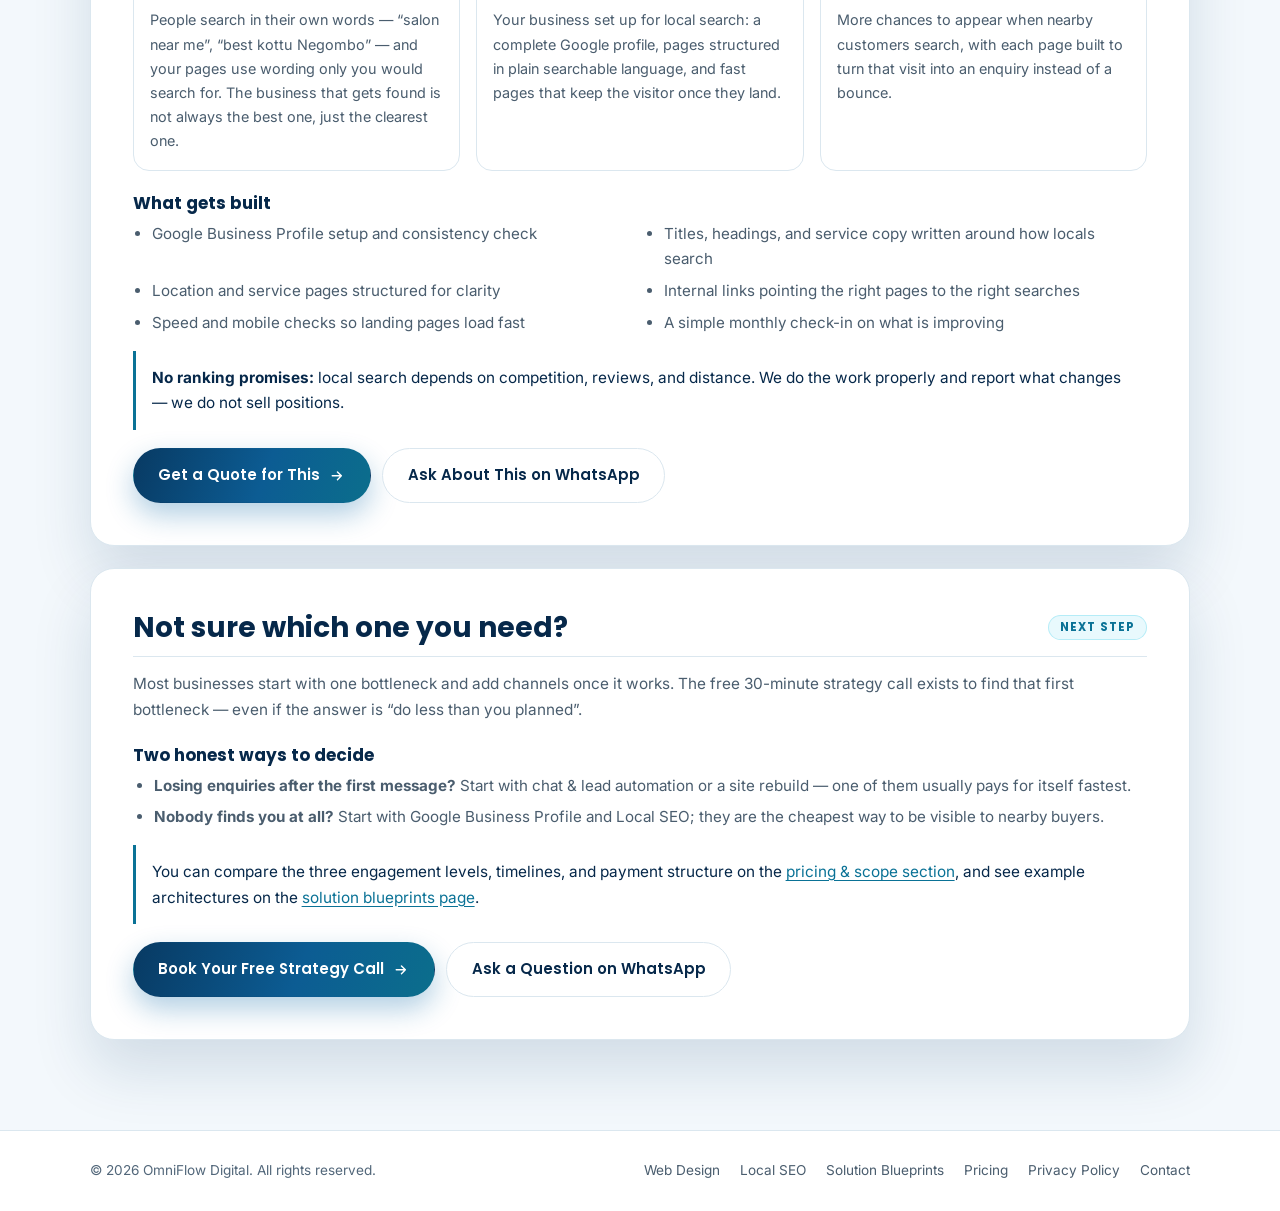
<file: services.html>
<!DOCTYPE html>
<html lang="en" data-theme="light" data-default-theme="light">
<head>
<meta charset="UTF-8">
<meta name="viewport" content="width=device-width, initial-scale=1.0">
<meta name="color-scheme" content="dark light">

<!-- =====================================================================
     🔧 LAUNCH CHECKLIST — replace placeholders before going live:
       · https://yourdomain.com  ->  your real domain
       · hello@yourdomain.com    ->  your real email
       · 94000000000 and "+94 00 000 0000"  ->  your WhatsApp number
     ===================================================================== -->

<title>Services — Web, Local SEO, Social, Chat &amp; Lead Automation, POS &amp; Google Profile | OmniFlow Digital</title>
<meta name="description" content="What each OmniFlow Digital service includes: web design, Local SEO &amp; Google Maps, social media &amp; ads, chat &amp; lead automation, POS &amp; inventory, and Google Business Profile optimization.">
<meta name="author" content="OmniFlow Digital">
<meta name="robots" content="index, follow">
<link rel="canonical" href="https://yourdomain.com/services.html">

<meta name="theme-color" content="#04172a" media="(prefers-color-scheme: dark)">
<meta name="theme-color" content="#f3f8fc" media="(prefers-color-scheme: light)">

<meta property="og:type" content="website">
<meta property="og:site_name" content="OmniFlow Digital">
<meta property="og:title" content="Services — six connected ways to grow | OmniFlow Digital">
<meta property="og:description" content="What is included in each service, who it is for, and the typical timeline — before you spend anything.">
<meta property="og:url" content="https://yourdomain.com/services.html">
<meta property="og:image" content="https://yourdomain.com/og-banner.png">

<meta name="twitter:card" content="summary_large_image">
<meta name="twitter:title" content="Services — six connected ways to grow | OmniFlow Digital">
<meta name="twitter:description" content="What is included in each service, who it is for, and the typical timeline — before you spend anything.">
<meta name="twitter:image" content="https://yourdomain.com/og-banner.png">

<link rel="icon" href="favicon.ico" sizes="any">
<link rel="icon" type="image/svg+xml" href="logo.svg">
<link rel="icon" type="image/png" sizes="32x32" href="favicon-32.png">
<link rel="icon" type="image/png" sizes="16x16" href="favicon-16.png">
<link rel="apple-touch-icon" sizes="180x180" href="apple-touch-icon.png">
<link rel="mask-icon" href="logo.svg" color="#22c6e8">
<link rel="manifest" href="site.webmanifest">

<link rel="preconnect" href="https://fonts.googleapis.com">
<link rel="preconnect" href="https://fonts.gstatic.com" crossorigin>
<link href="https://fonts.googleapis.com/css2?family=Inter:wght@400;500;600&family=Poppins:wght@500;600;700;800&display=swap" rel="stylesheet">
<link rel="stylesheet" href="assets/pages.css">

<script>
(function(){try{
  var h=document.documentElement;
  var def=h.getAttribute('data-default-theme')||'system';
  var t=localStorage.getItem('omni-theme');
  if(!t){t=(def==='system'&&window.matchMedia)?(matchMedia('(prefers-color-scheme: light)').matches?'light':'dark'):def;}
  h.setAttribute('data-theme',t);
}catch(e){}})();
</script>
</head>

<body>
<a class="skip-link" href="#main-content">Skip to main content</a>

<!-- SVG Sprite -->
<svg width="0" height="0" style="position:absolute" aria-hidden="true">
  <defs>
    <linearGradient id="lg" x1="0" y1="0" x2="1" y2="1">
      <stop offset="0" stop-color="#0b4f8a"/><stop offset=".5" stop-color="#19b4d8"/><stop offset="1" stop-color="#8cc63f"/>
    </linearGradient>
    <symbol id="mark" viewBox="0 0 100 100">
      <circle cx="50" cy="50" r="45" fill="none" stroke="url(#lg)" stroke-width="5"/>
      <path d="M22 70C10 50 22 22 50 20" fill="none" stroke="#1b87c9" stroke-width="5" stroke-linecap="round"/>
      <path d="M32 78C48 86 70 76 74 54" fill="none" stroke="#19b4d8" stroke-width="5" stroke-linecap="round"/>
      <path d="M32 62C26 46 36 30 54 30" fill="none" stroke="#19b4d8" stroke-width="5" stroke-linecap="round"/>
      <path d="M52 38C68 36 82 46 80 64C79 72 74 80 66 84" fill="none" stroke="#8cc63f" stroke-width="6" stroke-linecap="round"/>
      <polygon points="52,20 64,30 50,38" fill="#19b4d8"/>
    </symbol>
    <symbol id="i-sun" viewBox="0 0 24 24"><g fill="none" stroke="currentColor" stroke-width="2" stroke-linecap="round"><circle cx="12" cy="12" r="4"/><path d="M12 2v2M12 20v2M4.9 4.9l1.4 1.4M17.7 17.7l1.4 1.4M2 12h2M20 12h2M4.9 19.1l1.4-1.4M17.7 6.3l1.4-1.4"/></g></symbol>
    <symbol id="i-moon" viewBox="0 0 24 24"><g fill="none" stroke="currentColor" stroke-width="2" stroke-linecap="round" stroke-linejoin="round"><path d="M21 12.8A9 9 0 1 1 11.2 3a7 7 0 0 0 9.8 9.8z"/></g></symbol>
    <symbol id="i-arrow" viewBox="0 0 24 24"><g fill="none" stroke="currentColor" stroke-width="2.2" stroke-linecap="round" stroke-linejoin="round"><path d="M5 12h14M13 6l6 6-6 6"/></g></symbol>
    <symbol id="i-check" viewBox="0 0 24 24"><g fill="none" stroke="currentColor" stroke-width="2.2" stroke-linecap="round" stroke-linejoin="round"><circle cx="12" cy="12" r="10"/><path d="M8 12.5l3 3 5-6"/></g></symbol>
    <symbol id="i-web" viewBox="0 0 24 24"><g fill="none" stroke="currentColor" stroke-width="1.8" stroke-linecap="round" stroke-linejoin="round"><rect x="2" y="4" width="20" height="14" rx="2.5"/><path d="M2 9h20M8 22h8M12 18v4"/></g></symbol>
    <symbol id="i-social" viewBox="0 0 24 24"><g fill="none" stroke="currentColor" stroke-width="1.8" stroke-linecap="round" stroke-linejoin="round"><path d="M3 11v3a1 1 0 0 0 1 1h2l5 4V6L6 10H4a1 1 0 0 0-1 1z"/><path d="M15.5 8.5a5 5 0 0 1 0 7M18.5 5.5a9 9 0 0 1 0 13"/></g></symbol>
    <symbol id="i-chat" viewBox="0 0 24 24"><g fill="none" stroke="currentColor" stroke-width="1.8" stroke-linecap="round" stroke-linejoin="round"><path d="M21 12a8.5 8.5 0 0 1-12.6 7.4L3 21l1.7-5.2A8.5 8.5 0 1 1 21 12z"/><path d="M8.5 9.5c.3 2.5 2.5 4.7 5 5l1.3-1.4-2-1-.8.7c-.8-.4-1.5-1.1-1.9-1.9l.7-.8-1-2z"/></g></symbol>
    <symbol id="i-pos" viewBox="0 0 24 24"><g fill="none" stroke="currentColor" stroke-width="1.8" stroke-linecap="round" stroke-linejoin="round"><path d="M5 3h14v18l-2.3-1.5L14.3 21 12 19.5 9.7 21l-2.4-1.5L5 21z"/><path d="M9 8h6M9 12h6M9 16h3"/></g></symbol>
    <symbol id="i-pin" viewBox="0 0 24 24"><g fill="none" stroke="currentColor" stroke-width="1.8" stroke-linecap="round" stroke-linejoin="round"><path d="M12 22s7-6.2 7-12a7 7 0 1 0-14 0c0 5.8 7 12 7 12z"/><circle cx="12" cy="10" r="2.7"/></g></symbol>
    <symbol id="i-chart" viewBox="0 0 24 24"><g fill="none" stroke="currentColor" stroke-width="1.8" stroke-linecap="round" stroke-linejoin="round"><path d="M3 17l6-6 4 4 8-8"/><path d="M15 7h6v6"/></g></symbol>
  </defs>
</svg>

<header class="header">
  <div class="container">
    <nav class="nav" aria-label="Main">
      <a href="index.html" class="logo" aria-label="OmniFlow Digital home">
        <span class="logo-mark">
          <img src="logo.svg" alt="OmniFlow Digital logo">
          <svg viewBox="0 0 100 100" aria-hidden="true"><use href="#mark"/></svg>
        </span>
        <span class="logo-text"><strong>OmniFlow</strong><span>Digital</span></span>
      </a>

      <div class="nav-actions">
        <a href="index.html" class="btn btn-glass btn-sm">← Back to Home</a>
        <a href="index.html#pricing" class="btn btn-glass btn-sm">Pricing</a>
        <a href="index.html#contact" class="btn btn-primary btn-sm">Book a Strategy Call</a>
        <button class="theme-btn" id="themeBtn" type="button" aria-label="Toggle dark / light mode" title="Toggle dark / light mode">
          <svg class="ic moon" viewBox="0 0 24 24" aria-hidden="true"><use href="#i-moon"/></svg>
          <svg class="ic sun" viewBox="0 0 24 24" aria-hidden="true"><use href="#i-sun"/></svg>
        </button>
      </div>
    </nav>
  </div>
</header>

<main id="main-content" tabindex="-1">
  <section class="page-hero">
    <div class="container">
      <span class="kicker">What We Do</span>
      <h1>Six services. <span class="gt">One accountable partner.</span></h1>
      <p>Each service below shows what is slowing businesses down, what we actually build, and who it suits — so you can judge the fit before spending anything.</p>
      <p class="meta-bar">Scopes, timelines, and fees are confirmed in a written proposal after your free strategy call.</p>

      <nav class="subnav" aria-label="Services">
        <a href="#web">Web Design</a>
        <a href="#social">Social Media &amp; Ads</a>
        <a href="#automation">Chat &amp; Lead Automation</a>
        <a href="#pos">POS &amp; Inventory</a>
        <a href="#gbp">Google Business Profile</a>
        <a href="#localseo">Local SEO &amp; Maps</a>
      </nav>
    </div>
  </section>

  <div class="container doc-wrap blueprint-list">

    <!-- 1. WEB -->
    <article class="doc-card blueprint-card" id="web" aria-labelledby="web-heading">
      <div class="blueprint-chips" aria-label="Web Design scope">
        <span class="blueprint-chip">Stage · Attract</span>
        <span class="blueprint-chip">Typical timeline · 2–4 weeks</span>
        <span class="blueprint-chip">Best for · No website yet, or one that does not bring enquiries</span>
      </div>
      <h2 id="web-heading"><span>Web Design &amp; Development</span><span class="badge">01</span></h2>
      <div class="blueprint-flow">
        <section><h3>What is slowing you down</h3><p>Your site looks acceptable but visitors leave without calling or messaging, and even a small text change needs a developer. On a phone — where most of your customers arrive — it is slow or awkward to use.</p></section>
        <section><h3>What we build</h3><p>A mobile-first site structured around one clear action per page, with your services written in plain language and a WhatsApp / call path customers already use.</p></section>
        <section><h3>What you get</h3><p>A site that explains what you do in seconds and gives every visitor an obvious next step, with full ownership of the code and accounts after handover.</p></section>
      </div>
      <h3>What gets built</h3>
      <ul class="blueprint-build-list">
        <li>Mobile-first page structure for the services you actually sell</li>
        <li>Plain-language service copy and page titles written for how people search</li>
        <li>Speed and image optimization so pages open quickly on mobile data</li>
        <li>Clear contact actions: WhatsApp, call, and a short enquiry form</li>
        <li>Lead capture wired to WhatsApp, email, or a Google Sheet / CRM, with basic analytics</li>
        <li>Handover documentation plus full ownership of code and accounts</li>
      </ul>
      <p class="blueprint-note"><strong>Fixed in writing before we start:</strong> deliverables, timeline, and milestones are agreed in a written proposal after your free strategy call — 40% / 40% / 20% milestone payments, no hidden fees.</p>
      <div class="blueprint-cta">
        <a class="btn btn-primary" href="index.html?interest=Web%20Design%20%26%20Development#contact">Get a Quote for This <svg class="ic"><use href="#i-arrow"/></svg></a>
        <a class="btn btn-glass" href="https://wa.me/94000000000?text=Hi%20OmniFlow!%20I'd%20like%20to%20talk%20about%20a%20website%20for%20my%20business." target="_blank" rel="noopener" data-wa>Ask About This on WhatsApp</a>
      </div>
    </article>

    <!-- 2. SOCIAL -->
    <article class="doc-card blueprint-card" id="social" aria-labelledby="social-heading">
      <div class="blueprint-chips" aria-label="Social media scope">
        <span class="blueprint-chip">Stage · Attract &amp; Scale</span>
        <span class="blueprint-chip">Typical timeline · Ongoing (monthly)</span>
        <span class="blueprint-chip">Best for · Brands that post sometimes but cannot trace enquiries</span>
      </div>
      <h2 id="social-heading"><span>Social Media Management &amp; Ads</span><span class="badge">02</span></h2>
      <div class="blueprint-flow">
        <section><h3>What is slowing you down</h3><p>Posting happens when someone remembers, ad spend goes out without knowing what it produced, and enquiries that arrive in DMs get lost between staff.</p></section>
        <section><h3>What we build</h3><p>A monthly content rhythm with agreed formats, plus paid campaigns aimed at a defined audience — measured on enquiries, not likes.</p></section>
        <section><h3>What you get</h3><p>A consistent presence you do not have to chase, with a monthly summary showing what was published, what was spent, and what came back.</p></section>
      </div>
      <h3>What gets built</h3>
      <ul class="blueprint-build-list">
        <li>Content calendar with agreed post formats and posting rhythm</li>
        <li>Brand-consistent visuals and captions you approve before publishing</li>
        <li>Audience and offer definition for paid campaigns</li>
        <li>Meta / Google ad setup with correct tracking in place</li>
        <li>DM and comment routing into your WhatsApp or inbox workflow</li>
        <li>Monthly reporting on reach, spend, and enquiries received</li>
      </ul>
      <p class="blueprint-note"><strong>Ad spend stays in your name:</strong> you own the ad account and pay the platform directly, so there is no markup on media spend. We report the numbers we can measure — no invented statistics.</p>
      <div class="blueprint-cta">
        <a class="btn btn-primary" href="index.html?interest=Social%20Media%20Management%20%26%20Ads#contact">Get a Quote for This <svg class="ic"><use href="#i-arrow"/></svg></a>
        <a class="btn btn-glass" href="https://wa.me/94000000000?text=Hi%20OmniFlow!%20I'd%20like%20to%20talk%20about%20social%20media%20and%20ads%20for%20my%20business." target="_blank" rel="noopener" data-wa>Ask About This on WhatsApp</a>
      </div>
    </article>

    <!-- 3. CHAT & LEAD AUTOMATION -->
    <article class="doc-card blueprint-card" id="automation" aria-labelledby="automation-heading">
      <div class="blueprint-chips" aria-label="Chat and lead automation scope">
        <span class="blueprint-chip">Stage · Convert</span>
        <span class="blueprint-chip">Typical timeline · 1–2 weeks</span>
        <span class="blueprint-chip">Best for · Businesses losing enquiries or leads after hours or during busy hours</span>
      </div>
      <h2 id="automation-heading"><span>Chat &amp; Lead Automation</span><span class="badge">03</span></h2>
      <div class="blueprint-flow">
        <section><h3>What is slowing you down</h3><p>Enquiries arrive while you are serving a customer, driving, or closed. By the time someone replies, the buyer has already messaged three other businesses — and the phone numbers they leave end up scattered across chats and notebooks.</p></section>
        <section><h3>What we build</h3><p>Reply, booking, and follow-up flows on the chat app your customers already use — with your prices, hours, and service list. When a conversation needs a person, it is handed off to your team on the tool they already check.</p></section>
        <section><h3>What you get</h3><p>Every enquiry acknowledged in seconds, with the details captured in one place — a chat inbox, Google Sheet, or CRM — even at 2 a.m. when nobody is awake to type.</p></section>
      </div>
      <h3>What gets built</h3>
      <ul class="blueprint-build-list">
        <li>Enquiry routing with instant replies to common questions</li>
        <li>Booking or order-intake flow with confirmation messages</li>
        <li>Follow-up and reminder messages you configure and approve</li>
        <li>Human handoff to a real person for anything non-routine, via the channel your team prefers</li>
        <li>Lead capture with every contact logged in a Google Sheet or CRM, so no conversation is forgotten</li>
        <li>Handover notes and a walkthrough for your staff</li>
      </ul>
      <h3>Human handoff &amp; lead routing</h3>
      <p>Where a handoff or a new lead lands depends on how your business works. We set up the route that suits your team, and you can combine several.</p>
      <p><strong>Hand off to a person via</strong></p>
      <div class="blueprint-chips" role="list" aria-label="Human handoff channels">
        <span class="blueprint-chip" role="listitem">Slack</span>
        <span class="blueprint-chip" role="listitem">Email</span>
        <span class="blueprint-chip" role="listitem">Telegram</span>
        <span class="blueprint-chip" role="listitem">Discord</span>
        <span class="blueprint-chip" role="listitem">WhatsApp / SMS</span>
      </div>
      <p><strong>Send lead details to</strong></p>
      <div class="blueprint-chips" role="list" aria-label="Lead capture destinations">
        <span class="blueprint-chip" role="listitem">Google Sheets</span>
        <span class="blueprint-chip" role="listitem">CRM (e.g. HubSpot)</span>
      </div>
      <p>Using this for lead generation? The phone numbers or issues a customer shares go straight into your Google Sheet or CRM, with no copying from chats.</p>
      <p class="blueprint-note"><strong>Your accounts stay yours:</strong> flows run on your own chat accounts (such as your WhatsApp Business number) and your own Slack, email, or CRM, and you keep full access. Message templates, platform costs, and limits are explained before we build anything.</p>
      <div class="blueprint-cta">
        <a class="btn btn-primary" href="index.html?interest=Chat%20%26%20Lead%20Automation#contact">Get a Quote for This <svg class="ic"><use href="#i-arrow"/></svg></a>
        <a class="btn btn-glass" href="https://wa.me/94000000000?text=Hi%20OmniFlow!%20I'd%20like%20to%20automate%20my%20customer%20chats%20and%20lead%20capture." target="_blank" rel="noopener" data-wa>Ask About This on WhatsApp</a>
      </div>
    </article>

    <!-- 4. POS -->
    <article class="doc-card blueprint-card" id="pos" aria-labelledby="pos-heading">
      <div class="blueprint-chips" aria-label="POS and inventory scope">
        <span class="blueprint-chip">Stage · Operate &amp; Scale</span>
        <span class="blueprint-chip">Typical timeline · 3–6 weeks</span>
        <span class="blueprint-chip">Best for · Shops, clinics, and multi-counter businesses on spreadsheets</span>
      </div>
      <h2 id="pos-heading"><span>POS &amp; Inventory Systems</span><span class="badge">04</span></h2>
      <div class="blueprint-flow">
        <section><h3>What is slowing you down</h3><p>Stock counts are reconciled by hand, best-sellers run out without warning, and numbers differ depending on which counter or notebook you ask.</p></section>
        <section><h3>What we build</h3><p>A POS and inventory setup matching how you actually sell — barcode or quick-pick, multi-counter or single, with alerts at thresholds you set.</p></section>
        <section><h3>What you get</h3><p>One version of the truth for stock and sales, so you reorder on time and stop guessing where the money went.</p></section>
      </div>
      <h3>What gets built</h3>
      <ul class="blueprint-build-list">
        <li>Product catalogue and agreed stock structure</li>
        <li>POS configuration for the counters or locations you operate</li>
        <li>Barcode, quick-pick, and inventory update workflow</li>
        <li>Low-stock alert rules based on your agreed thresholds</li>
        <li>Role-based access for staff, with a clear audit trail</li>
        <li>Staff training, handover notes, and an operating checklist</li>
      </ul>
      <p class="blueprint-note"><strong>Data migration is scoped first:</strong> we review your existing records before quoting, so you know what carries over and what needs cleaning up — no surprises mid-project.</p>
      <div class="blueprint-cta">
        <a class="btn btn-primary" href="index.html?interest=POS%20%26%20Inventory%20Systems#contact">Get a Quote for This <svg class="ic"><use href="#i-arrow"/></svg></a>
        <a class="btn btn-glass" href="https://wa.me/94000000000?text=Hi%20OmniFlow!%20I'd%20like%20to%20talk%20about%20POS%20and%20inventory%20for%20my%20business." target="_blank" rel="noopener" data-wa>Ask About This on WhatsApp</a>
      </div>
    </article>

    <!-- 5. GBP -->
    <article class="doc-card blueprint-card" id="gbp" aria-labelledby="gbp-heading">
      <div class="blueprint-chips" aria-label="Google Business Profile scope">
        <span class="blueprint-chip">Stage · Attract</span>
        <span class="blueprint-chip">Typical timeline · 1–2 weeks</span>
        <span class="blueprint-chip">Best for · Local businesses whose profile is unclaimed or outdated</span>
      </div>
      <h2 id="gbp-heading"><span>Google Business Profile Optimization</span><span class="badge">05</span></h2>
      <div class="blueprint-flow">
        <section><h3>What is slowing you down</h3><p>Your profile has wrong hours, no photos, and categories that do not match what you sell. Nearby customers searching for your service never see you — or see an outdated listing.</p></section>
        <section><h3>What we build</h3><p>A complete, verified profile with accurate categories, service areas, photos, hours, and a simple way for happy customers to leave a review.</p></section>
        <section><h3>What you get</h3><p>A listing that looks alive and trustworthy when someone compares three nearby businesses before choosing — plus a review flow you control.</p></section>
      </div>
      <h3>What gets built</h3>
      <ul class="blueprint-build-list">
        <li>Profile claim or verification support where needed</li>
        <li>Correct primary and secondary categories</li>
        <li>Service list, service area, and accurate opening hours</li>
        <li>Photo and description pass that matches your brand</li>
        <li>A simple review-request flow you can reuse after every job</li>
        <li>Ongoing guidance on posts, Q&amp;A, and profile updates</li>
      </ul>
      <p class="blueprint-note"><strong>No ranking promises:</strong> nobody can honestly guarantee a #1 position on Google. We fix the profile properly and set up the habits that help it climb over time.</p>
      <div class="blueprint-cta">
        <a class="btn btn-primary" href="index.html?interest=Google%20Business%20Profile%20Optimization#contact">Get a Quote for This <svg class="ic"><use href="#i-arrow"/></svg></a>
        <a class="btn btn-glass" href="https://wa.me/94000000000?text=Hi%20OmniFlow!%20I'd%20like%20to%20fix%20my%20Google%20Business%20Profile." target="_blank" rel="noopener" data-wa>Ask About This on WhatsApp</a>
      </div>
    </article>

    <!-- 6. LOCAL SEO -->
    <article class="doc-card blueprint-card" id="localseo" aria-labelledby="localseo-heading">
      <div class="blueprint-chips" aria-label="Local SEO scope">
        <span class="blueprint-chip">Stage · Attract</span>
        <span class="blueprint-chip">Typical timeline · 2–4 weeks, then ongoing</span>
        <span class="blueprint-chip">Best for · Businesses that depend on “near me” searches</span>
      </div>
      <h2 id="localseo-heading"><span>Local SEO &amp; Google Maps</span><span class="badge">06</span></h2>
      <div class="blueprint-flow">
        <section><h3>What is slowing you down</h3><p>People search in their own words — “salon near me”, “best kottu Negombo” — and your pages use wording only you would search for. The business that gets found is not always the best one, just the clearest one.</p></section>
        <section><h3>What we build</h3><p>Your business set up for local search: a complete Google profile, pages structured in plain searchable language, and fast pages that keep the visitor once they land.</p></section>
        <section><h3>What you get</h3><p>More chances to appear when nearby customers search, with each page built to turn that visit into an enquiry instead of a bounce.</p></section>
      </div>
      <h3>What gets built</h3>
      <ul class="blueprint-build-list">
        <li>Google Business Profile setup and consistency check</li>
        <li>Titles, headings, and service copy written around how locals search</li>
        <li>Location and service pages structured for clarity</li>
        <li>Internal links pointing the right pages to the right searches</li>
        <li>Speed and mobile checks so landing pages load fast</li>
        <li>A simple monthly check-in on what is improving</li>
      </ul>
      <p class="blueprint-note"><strong>No ranking promises:</strong> local search depends on competition, reviews, and distance. We do the work properly and report what changes — we do not sell positions.</p>
      <div class="blueprint-cta">
        <a class="btn btn-primary" href="index.html?interest=Local%20SEO%20%26%20Google%20Maps#contact">Get a Quote for This <svg class="ic"><use href="#i-arrow"/></svg></a>
        <a class="btn btn-glass" href="https://wa.me/94000000000?text=Hi%20OmniFlow!%20I'd%20like%20to%20be%20found%20in%20local%20searches." target="_blank" rel="noopener" data-wa>Ask About This on WhatsApp</a>
      </div>
    </article>

    <!-- How to choose -->
    <article class="doc-card" id="choose" aria-labelledby="choose-heading">
      <h2 id="choose-heading"><span>Not sure which one you need?</span><span class="badge">Next Step</span></h2>
      <p>Most businesses start with one bottleneck and add channels once it works. The free 30-minute strategy call exists to find that first bottleneck — even if the answer is “do less than you planned”.</p>
      <h3>Two honest ways to decide</h3>
      <ul>
        <li><strong>Losing enquiries after the first message?</strong> Start with chat &amp; lead automation or a site rebuild — one of them usually pays for itself fastest.</li>
        <li><strong>Nobody finds you at all?</strong> Start with Google Business Profile and Local SEO; they are the cheapest way to be visible to nearby buyers.</li>
      </ul>
      <p class="blueprint-note">You can compare the three engagement levels, timelines, and payment structure on the <a href="index.html#pricing">pricing &amp; scope section</a>, and see example architectures on the <a href="case-studies.html">solution blueprints page</a>.</p>
      <div class="blueprint-cta">
        <a class="btn btn-primary" href="index.html#contact">Book Your Free Strategy Call <svg class="ic"><use href="#i-arrow"/></svg></a>
        <a class="btn btn-glass" href="https://wa.me/94000000000?text=Hi%20OmniFlow!%20I'm%20not%20sure%20which%20service%20I%20need%20yet." target="_blank" rel="noopener" data-wa>Ask a Question on WhatsApp</a>
      </div>
    </article>

  </div>
</main>

<footer class="footer">
  <div class="container f-bottom">
    <span>© <span id="copyYear">2026</span> OmniFlow Digital. All rights reserved.</span>
    <nav aria-label="Footer">
      <a href="services.html#web">Web Design</a>
      <a href="services.html#localseo">Local SEO</a>
      <a href="case-studies.html">Solution Blueprints</a>
      <a href="index.html#pricing">Pricing</a>
      <a href="legal.html#privacy">Privacy Policy</a>
      <a href="index.html#contact">Contact</a>
    </nav>
  </div>
</footer>

<script>
const $ = (s,r=document)=>r.querySelector(s), $$ = (s,r=document)=>[...r.querySelectorAll(s)];

/* Keep contact links in sync with index.html SITE settings (query strings kept) */
const SITE = {
  whatsapp : '94000000000',
  waLabel  : '+94 00 000 0000',
  email    : 'hello@yourdomain.com'
};
(function syncContacts(){
  const waHref = 'https://wa.me/' + SITE.whatsapp;
  $$('a[href^="https://wa.me/"]').forEach(a => {
    const q = a.getAttribute('href').split('?')[1];
    a.href = waHref + (q ? '?' + q : '');
  });
  $$('[data-wa-label]').forEach(el => el.textContent = SITE.waLabel);
  $$('a[href^="mailto:"], [data-email-label]').forEach(el => {
    if(el.tagName === 'A') el.href = 'mailto:' + SITE.email;
    el.textContent = SITE.email;
  });
})();

/* Logo fallback */
$$('.logo-mark img').forEach(img => {
  img.addEventListener('error', () => img.parentNode.classList.add('nologo'));
});

/* Theme toggle */
const themeBtn = $('#themeBtn');
const THEME_COLORS = { dark:'#04172a', light:'#f3f8fc' };
function paintTheme(theme){
  const dark = theme !== 'light';
  document.documentElement.dataset.theme = dark ? 'dark' : 'light';
  $$('meta[name="theme-color"]').forEach(m => m.setAttribute('content', THEME_COLORS[dark ? 'dark' : 'light']));
  themeBtn.setAttribute('aria-pressed', String(!dark));
  const label = dark ? 'Switch to light mode' : 'Switch to dark mode';
  themeBtn.setAttribute('aria-label', label);
  themeBtn.setAttribute('title', label);
}
themeBtn.addEventListener('click', () => {
  const next = document.documentElement.dataset.theme === 'light' ? 'dark' : 'light';
  paintTheme(next);
  try{ localStorage.setItem('omni-theme', next) }catch(e){}
});
paintTheme(document.documentElement.dataset.theme);

/* Highlight the service you are reading */
const subLinks = $$('.subnav a');
function syncHash(){
  const h = location.hash || '#web';
  subLinks.forEach(a => {
    if(a.getAttribute('href') === h) a.setAttribute('aria-current', 'true');
    else a.removeAttribute('aria-current');
  });
}
addEventListener('hashchange', syncHash);
syncHash();

/* Lightweight, cookie-free event hook: pushes to GA4 / Plausible / Clarity when configured */
function trackEvent(name, params){
  try{
    if(typeof window.gtag === 'function') window.gtag('event', name, params || {});
    if(typeof window.plausible === 'function') window.plausible(name, {props: params || {}});
    if(typeof window.clarity === 'function') window.clarity('event', name);
  }catch(e){}
}
$$('.blueprint-cta a').forEach(a => a.addEventListener('click', () => {
  trackEvent('service_cta', {service: a.closest('article') ? a.closest('article').id : 'unknown', target: a.getAttribute('href')});
}));

$('#copyYear').textContent = new Date().getFullYear();
</script>
<script type="application/ld+json">
{
  "@context": "https://schema.org",
  "@type": "BreadcrumbList",
  "itemListElement": [
    { "@type": "ListItem", "position": 1, "name": "Home", "item": "https://yourdomain.com/" },
    { "@type": "ListItem", "position": 2, "name": "Services", "item": "https://yourdomain.com/services.html" },
    { "@type": "ListItem", "position": 3, "name": "Local SEO & Google Maps", "item": "https://yourdomain.com/services.html#localseo" }
  ]
}
</script>
</body>
</html>
</file>
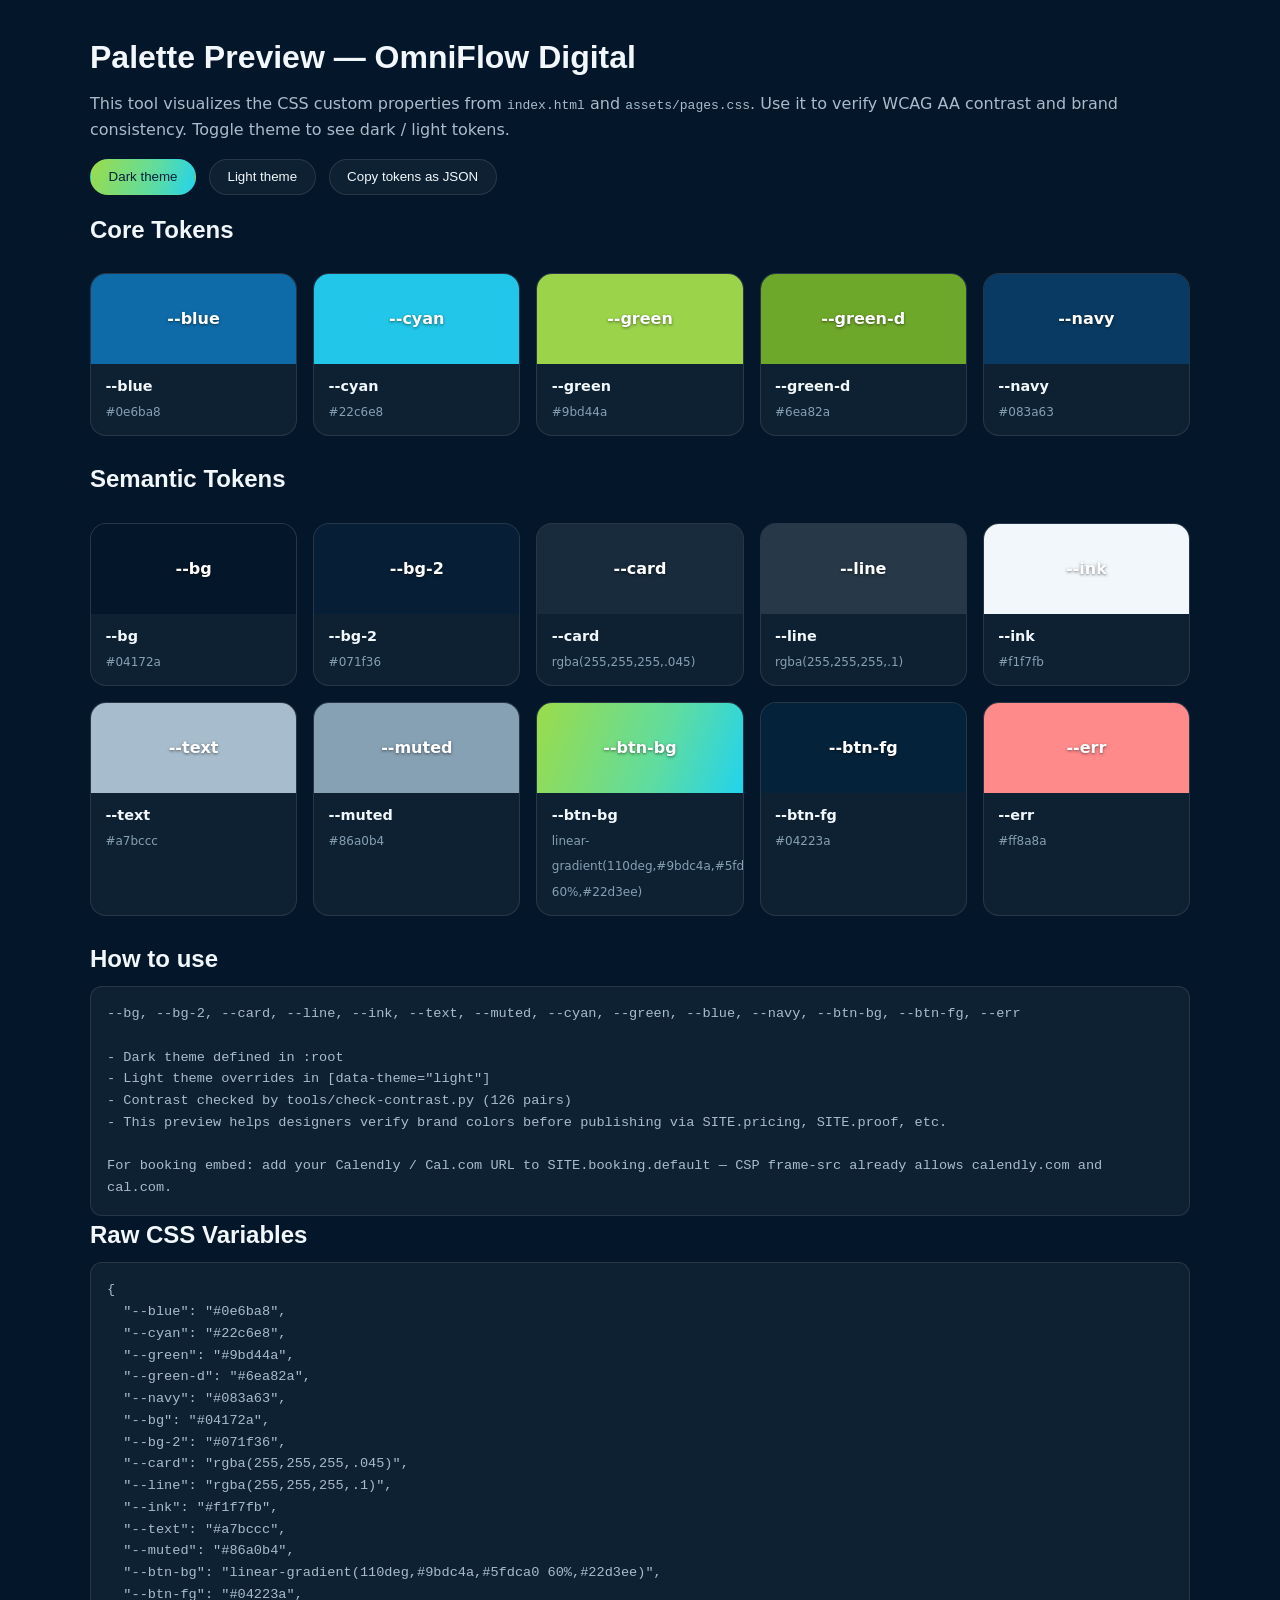
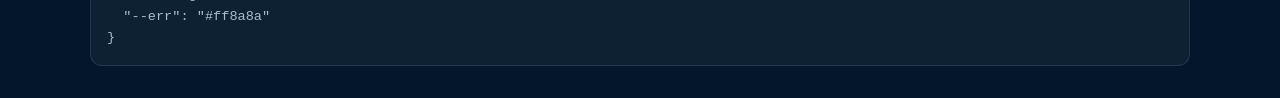
<file: tools/palette-preview.html>
<!DOCTYPE html>
<html lang="en" data-theme="dark">
<head>
<meta charset="UTF-8">
<meta name="viewport" content="width=device-width, initial-scale=1.0">
<title>Palette Preview — OmniFlow Digital</title>
<style>
:root{
  --blue:#0e6ba8; --cyan:#22c6e8; --green:#9bd44a; --green-d:#6ea82a; --navy:#083a63;
  --bg:#04172a; --bg-2:#071f36;
  --card:rgba(255,255,255,.045);
  --line:rgba(255,255,255,.1);
  --ink:#f1f7fb; --text:#a7bccc; --muted:#86a0b4;
  --btn-bg:linear-gradient(110deg,#9bdc4a,#5fdca0 60%,#22d3ee);
  --btn-fg:#04223a; --err:#ff8a8a;
}
[data-theme="light"]{
  --blue:#0e6ba8; --cyan:#0a7296; --green:#3a7608; --green-d:#2d6105; --navy:#083a63;
  --bg:#f3f8fc; --bg-2:#ffffff;
  --card:#ffffff;
  --line:#dbe7ef;
  --ink:#06284a; --text:#4a5d6e; --muted:#52677a;
  --btn-bg:linear-gradient(110deg,#083a63,#0c5c93 55%,#0b6e8c);
  --btn-fg:#fff; --err:#b82929;
}
*{box-sizing:border-box;margin:0;padding:0}
body{font-family:system-ui,sans-serif;background:var(--bg);color:var(--text);padding:2rem;line-height:1.6}
h1,h2{color:var(--ink);font-family:'Poppins',sans-serif;margin-bottom:.5rem}
.container{max-width:1100px;margin:0 auto}
.grid{display:grid;grid-template-columns:repeat(auto-fill,minmax(180px,1fr));gap:1rem;margin:1.5rem 0}
.swatch{border-radius:16px;overflow:hidden;border:1px solid var(--line);background:var(--card)}
.swatch .c{height:90px;display:grid;place-items:center;font-weight:700;color:#fff;text-shadow:0 1px 3px rgba(0,0,0,.5)}
.swatch .meta{padding:.7rem .9rem}
.swatch b{display:block;color:var(--ink);font-size:.9rem}
.swatch small{font-size:.75rem;color:var(--muted)}
.row{display:flex;gap:.8rem;flex-wrap:wrap;margin:1rem 0}
.btn{padding:.6rem 1.1rem;border-radius:999px;border:1px solid var(--line);background:var(--card);color:var(--ink);cursor:pointer}
.btn.on{background:var(--btn-bg);color:var(--btn-fg);border-color:transparent}
pre{background:var(--card);border:1px solid var(--line);padding:1rem;border-radius:12px;overflow:auto;font-size:.85rem;white-space:pre-wrap}
</style>
</head>
<body>
<div class="container">
  <h1>Palette Preview — OmniFlow Digital</h1>
  <p>This tool visualizes the CSS custom properties from <code>index.html</code> and <code>assets/pages.css</code>. Use it to verify WCAG AA contrast and brand consistency. Toggle theme to see dark / light tokens.</p>

  <div class="row">
    <button class="btn on" id="darkBtn">Dark theme</button>
    <button class="btn" id="lightBtn">Light theme</button>
    <button class="btn" id="copyBtn">Copy tokens as JSON</button>
  </div>

  <h2>Core Tokens</h2>
  <div class="grid" id="coreGrid"></div>

  <h2>Semantic Tokens</h2>
  <div class="grid" id="semanticGrid"></div>

  <h2>How to use</h2>
  <pre id="usage">--bg, --bg-2, --card, --line, --ink, --text, --muted, --cyan, --green, --blue, --navy, --btn-bg, --btn-fg, --err

- Dark theme defined in :root
- Light theme overrides in [data-theme="light"]
- Contrast checked by tools/check-contrast.py (126 pairs)
- This preview helps designers verify brand colors before publishing via SITE.pricing, SITE.proof, etc.

For booking embed: add your Calendly / Cal.com URL to SITE.booking.default — CSP frame-src already allows calendly.com and cal.com.</pre>

  <h2>Raw CSS Variables</h2>
  <pre id="raw"></pre>
</div>

<script>
const $ = s => document.querySelector(s);
const core = ['--blue','--cyan','--green','--green-d','--navy'];
const semantic = ['--bg','--bg-2','--card','--line','--ink','--text','--muted','--btn-bg','--btn-fg','--err'];

function getVars(){
  const styles = getComputedStyle(document.documentElement);
  const out = {};
  [...core, ...semantic].forEach(k => out[k] = styles.getPropertyValue(k).trim());
  return out;
}
function render(){
  const vars = getVars();
  const cg = $('#coreGrid'), sg = $('#semanticGrid');
  cg.innerHTML = ''; sg.innerHTML = '';
  function makeSwatch(name, value){
    const div = document.createElement('div');
    div.className = 'swatch';
    const isGrad = value.includes('gradient');
    const bg = isGrad ? value : value;
    div.innerHTML = `<div class="c" style="background:${bg}">${name}</div><div class="meta"><b>${name}</b><small>${value.slice(0,80)}</small></div>`;
    return div;
  }
  core.forEach(k => cg.appendChild(makeSwatch(k, vars[k])));
  semantic.forEach(k => sg.appendChild(makeSwatch(k, vars[k])));
  $('#raw').textContent = JSON.stringify(vars, null, 2);
}
$('#darkBtn').addEventListener('click', () => {
  document.documentElement.setAttribute('data-theme','dark');
  $('#darkBtn').classList.add('on'); $('#lightBtn').classList.remove('on');
  render();
});
$('#lightBtn').addEventListener('click', () => {
  document.documentElement.setAttribute('data-theme','light');
  $('#lightBtn').classList.add('on'); $('#darkBtn').classList.remove('on');
  render();
});
$('#copyBtn').addEventListener('click', async () => {
  const vars = getVars();
  try{ await navigator.clipboard.writeText(JSON.stringify(vars, null, 2)); alert('Copied!'); }catch(e){ alert('Copy failed, see console'); console.log(vars); }
});
render();
</script>
</body>
</html>
</file>
<file: assets/pages.css>
/* =====================================================
   OmniFlow Digital — Shared stylesheet for secondary pages
   (legal.html, 404.html)
   Matches index.html tokens and passes WCAG 2.1 AA in both
   dark and light themes. Verify with:
     python3 tools/check-contrast.py
===================================================== */
:root{
  --blue:#0e6ba8; --cyan:#22c6e8; --green:#9bd44a; --green-d:#6ea82a; --navy:#083a63;

  --bg:#04172a; --bg-2:#071f36;
  --card:rgba(255,255,255,.045);
  --line:rgba(255,255,255,.1);
  --ink:#f1f7fb; --text:#a7bccc; --muted:#86a0b4;
  --glass:rgba(6,26,46,.62);
  --shadow:0 30px 70px rgba(0,0,0,.45);
  --grad:linear-gradient(110deg,#2aa5e8 0%,#22d3ee 45%,#9bdc4a 100%);
  --btn-bg:linear-gradient(110deg,#9bdc4a,#5fdca0 60%,#22d3ee);
  --btn-fg:#04223a;
  --btn-glow:rgba(155,220,74,.35);
  --err:#ff8a8a;

  --logo-zoom:.92;
  --ease:cubic-bezier(.22,.8,.3,1);
  --radius:24px;
  color-scheme:dark;
}
[data-theme="light"]{
  --blue:#0e6ba8; --cyan:#0a7296; --green:#3a7608; --green-d:#2d6105; --navy:#083a63;

  --bg:#f3f8fc; --bg-2:#ffffff;
  --card:#ffffff;
  --line:#dbe7ef;
  --ink:#06284a; --text:#4a5d6e; --muted:#52677a;
  --glass:rgba(255,255,255,.82);
  --shadow:0 30px 60px rgba(8,58,99,.14);
  --grad:linear-gradient(110deg,#0b5a9c 0%,#0a7296 50%,#3a7608 100%);
  --btn-bg:linear-gradient(110deg,#083a63,#0c5c93 55%,#0b6e8c);
  --btn-fg:#ffffff;
  --btn-glow:rgba(14,107,168,.32);
  --err:#b82929;
  color-scheme:light;
}

/* =====================================================
   BASE
===================================================== */
*,*::before,*::after{box-sizing:border-box;margin:0;padding:0}
[hidden]{display:none!important}
html{scroll-behavior:smooth;scroll-padding-top:100px}
body{
  min-height:100vh;display:flex;flex-direction:column;
  font-family:'Inter',system-ui,sans-serif;background:var(--bg);color:var(--text);
  line-height:1.68;-webkit-font-smoothing:antialiased;overflow-x:hidden;
  transition:background .45s,color .45s;
}
main{flex:1}
h1,h2,h3,h4{font-family:'Poppins',sans-serif;color:var(--ink);line-height:1.18}
a{color:inherit;text-decoration:none}
svg{display:block}
ul{list-style:none}
.container{width:min(1100px,92%);margin-inline:auto}
.ic{width:1em;height:1em}
:focus-visible{outline:3px solid var(--cyan);outline-offset:3px;border-radius:10px}
::selection{background:var(--cyan);color:#fff}

.skip-link{
  position:fixed;top:10px;left:50%;translate:-50% -180%;z-index:320;
  padding:.85rem 1.5rem;border-radius:999px;
  font-family:'Poppins',sans-serif;font-weight:600;font-size:.9rem;
  color:var(--btn-fg);background:var(--btn-bg);box-shadow:0 14px 34px var(--btn-glow);
  transition:translate .35s var(--ease);
}
.skip-link:focus-visible{translate:-50% 0;outline-offset:4px}
main:focus,main:focus-visible{outline:0}

.gt{
  background:var(--grad);background-size:200% 100%;
  -webkit-background-clip:text;background-clip:text;color:transparent;
}

/* =====================================================
   HEADER & NAV
===================================================== */
.header{position:sticky;top:14px;z-index:200;margin-top:14px}
.nav{
  display:flex;align-items:center;justify-content:space-between;gap:1rem;
  height:66px;padding:0 .8rem 0 .9rem;border-radius:999px;
  background:var(--glass);border:1px solid var(--line);
  backdrop-filter:blur(18px) saturate(1.4);-webkit-backdrop-filter:blur(18px) saturate(1.4);
  box-shadow:0 14px 36px rgba(0,0,0,.16);
}
.logo{display:flex;align-items:center;gap:.65rem}
.logo-mark{
  position:relative;flex:none;width:44px;height:44px;border-radius:50%;
  background:#fff;overflow:hidden;display:grid;place-items:center;
  box-shadow:0 4px 16px rgba(0,0,0,.2);transition:rotate .9s var(--ease);
}
.logo-mark img{width:100%;height:100%;object-fit:cover;scale:var(--logo-zoom)}
.logo-mark svg{display:none;width:80%;height:80%}
.logo-mark.nologo img{display:none}
.logo-mark.nologo svg{display:block}
.logo:hover .logo-mark{rotate:180deg}
.logo-mark.sm{width:38px;height:38px}
.logo-text{display:flex;flex-direction:column;line-height:1}
.logo-text strong{font-family:'Poppins',sans-serif;font-size:1.12rem;font-weight:700;color:var(--ink)}
.logo-text span{font-family:'Poppins',sans-serif;font-weight:500;font-size:.88rem;color:var(--text);margin-top:2px}

.nav-actions{display:flex;align-items:center;gap:.6rem}
.theme-btn{
  width:42px;height:42px;border-radius:50%;border:1px solid var(--line);background:var(--card);color:var(--ink);
  display:grid;place-items:center;cursor:pointer;font-size:1.15rem;transition:transform .45s var(--ease),border-color .3s;
}
.theme-btn:hover{transform:rotate(25deg) scale(1.06);border-color:var(--cyan)}
.theme-btn .sun{display:none}
[data-theme="light"] .theme-btn .sun{display:block}
[data-theme="light"] .theme-btn .moon{display:none}

/* =====================================================
   BUTTONS
===================================================== */
.btn{
  display:inline-flex;align-items:center;justify-content:center;gap:.55rem;
  font-family:'Poppins',sans-serif;font-weight:600;font-size:.93rem;
  padding:.88rem 1.55rem;border-radius:999px;border:1.5px solid transparent;cursor:pointer;white-space:nowrap;
  transition:transform .3s var(--ease),box-shadow .3s var(--ease),border-color .3s;
}
.btn-primary{color:var(--btn-fg);background:var(--btn-bg);box-shadow:0 12px 28px var(--btn-glow)}
.btn-primary:hover{transform:translateY(-2px);box-shadow:0 16px 36px var(--btn-glow)}
.btn-glass{color:var(--ink);background:var(--card);border-color:var(--line)}
.btn-glass:hover{transform:translateY(-2px);border-color:var(--cyan)}
.btn-sm{padding:.62rem 1.2rem;font-size:.85rem}

/* =====================================================
   PAGE HERO & LEGAL LAYOUT
===================================================== */
.page-hero{
  position:relative;padding:clamp(3.5rem,7vw,5.5rem) 0 2.2rem;text-align:center;
}
.kicker{
  display:inline-flex;align-items:center;gap:.55rem;
  font-family:'Poppins',sans-serif;font-weight:600;font-size:.78rem;letter-spacing:.16em;text-transform:uppercase;
  color:var(--cyan);margin-bottom:.9rem;
}
.kicker::before,.kicker::after{content:"";width:24px;height:2px;background:var(--grad);border-radius:2px}
.page-hero h1{font-size:clamp(2rem,4.5vw,3.2rem);font-weight:800;letter-spacing:-.025em;margin-bottom:.8rem}
.page-hero p{max-width:640px;margin:0 auto;font-size:1.03rem}
.meta-bar{margin-top:.9rem;font-size:.85rem;color:var(--muted)}

.subnav{
  display:flex;flex-wrap:wrap;justify-content:center;gap:.55rem;margin-top:1.8rem;
}
.subnav a{
  font-family:'Poppins',sans-serif;font-weight:600;font-size:.84rem;color:var(--ink);
  padding:.58rem 1.2rem;border-radius:999px;background:var(--card);border:1px solid var(--line);
  transition:border-color .3s,transform .3s var(--ease),background .3s,color .3s;
}
.subnav a:hover,.subnav a[aria-current="true"]{
  border-color:var(--cyan);color:var(--cyan);transform:translateY(-2px);
}

.doc-wrap{padding:1rem 0 clamp(4rem,7vw,6rem);display:grid;gap:1.6rem}
.doc-card{
  padding:clamp(1.6rem,3.5vw,2.6rem);border-radius:var(--radius);
  background:var(--bg-2);border:1px solid var(--line);box-shadow:var(--shadow);
}
.doc-card h2{
  font-size:clamp(1.35rem,2.5vw,1.75rem);margin-bottom:.9rem;
  padding-bottom:.75rem;border-bottom:1px solid var(--line);
  display:flex;align-items:center;justify-content:space-between;gap:1rem;flex-wrap:wrap;
}
.doc-card h2 .badge{
  font-size:.72rem;font-weight:700;letter-spacing:.1em;text-transform:uppercase;
  padding:.28rem .7rem;border-radius:999px;color:var(--cyan);
  background:rgba(34,198,232,.1);border:1px solid rgba(34,198,232,.25);
}
.doc-card h3{font-size:1.06rem;margin:1.35rem 0 .45rem;color:var(--ink)}
.doc-card p{margin-bottom:.85rem;font-size:.96rem}
.doc-card p:last-child{margin-bottom:0}
.doc-card ul{list-style:disc;padding-left:1.35rem;margin:.5rem 0 .95rem;display:grid;gap:.4rem}
.doc-card li{font-size:.95rem}
.doc-card a:not(.btn){color:var(--cyan);text-decoration:underline;text-underline-offset:3px}
.doc-card a:not(.btn):hover{color:var(--green)}
.doc-card code{
  font-family:ui-monospace,SFMono-Regular,Menlo,Monaco,Consolas,monospace;
  font-size:.86em;color:var(--ink);background:var(--card);border:1px solid var(--line);
  padding:.15rem .45rem;border-radius:6px;
}

/* =====================================================
   SOLUTION BLUEPRINTS
===================================================== */
.blueprint-list{gap:1.4rem}
.blueprint-card{scroll-margin-top:100px}
.blueprint-chips{display:flex;flex-wrap:wrap;gap:.55rem;margin-bottom:1.15rem}
.blueprint-chip{
  display:inline-flex;align-items:center;padding:.42rem .75rem;border:1px solid var(--line);border-radius:999px;
  background:var(--card);color:var(--ink);font-size:.78rem;font-weight:600;
}
.blueprint-flow{display:grid;grid-template-columns:repeat(3,minmax(0,1fr));gap:1rem;margin:1.2rem 0 1.4rem}
.blueprint-flow section{padding:1rem;border:1px solid var(--line);border-radius:16px;background:var(--card)}
.blueprint-flow h3{font-size:1rem;margin:0 0 .45rem}
.blueprint-flow p{font-size:.9rem;margin:0}
.doc-card ul.blueprint-build-list{grid-template-columns:repeat(2,minmax(0,1fr));column-gap:1.8rem;padding-left:1.2rem}
.blueprint-note{padding:.85rem 1rem;border-left:3px solid var(--cyan);border-radius:0 12px 12px 0;background:var(--card);color:var(--ink)}
.blueprint-note strong{font-weight:700}
/* CTA row used by the services page — layout only, colours come from .btn tokens */
.blueprint-cta{display:flex;flex-wrap:wrap;gap:.7rem;margin-top:1.15rem}
.blueprint-cta .btn .ic{width:1.05em;height:1.05em}

/* =====================================================
   404 ERROR PAGE
===================================================== */
.err-wrap{
  padding:clamp(3.5rem,8vw,6rem) 0;display:grid;place-items:center;text-align:center;
}
.err-card{
  width:min(720px,100%);padding:clamp(2rem,5vw,3.4rem);border-radius:var(--radius);
  background:var(--bg-2);border:1px solid var(--line);box-shadow:var(--shadow);
}
.err-code{
  font-family:'Poppins',sans-serif;font-weight:800;font-size:clamp(4.2rem,11vw,7rem);
  line-height:1;letter-spacing:-.04em;margin-bottom:.6rem;
}
.err-card h1{font-size:clamp(1.65rem,3.5vw,2.4rem);margin-bottom:.75rem}
.err-card p{max-width:520px;margin:0 auto 1.8rem;font-size:1.02rem}
.err-cta{display:flex;flex-wrap:wrap;justify-content:center;gap:.85rem;margin-bottom:2rem}
.quick-links{
  padding-top:1.5rem;border-top:1px solid var(--line);
  display:flex;flex-wrap:wrap;justify-content:center;gap:.55rem;
}
.quick-links a{
  font-family:'Poppins',sans-serif;font-size:.83rem;font-weight:600;color:var(--ink);
  padding:.48rem 1rem;border-radius:999px;background:var(--card);border:1px solid var(--line);
  transition:border-color .3s,color .3s,transform .3s var(--ease);
}
.quick-links a:hover{border-color:var(--cyan);color:var(--cyan);transform:translateY(-2px)}

/* =====================================================
   FOOTER
===================================================== */
.footer{
  background:var(--bg-2);border-top:1px solid var(--line);padding:1.8rem 0;
}
.f-bottom{
  display:flex;justify-content:space-between;align-items:center;gap:1rem;flex-wrap:wrap;
  font-size:.85rem;color:var(--muted);
}
.f-bottom nav{display:flex;gap:1.25rem;flex-wrap:wrap}
.f-bottom a{color:var(--text);transition:color .3s}
.f-bottom a:hover{color:var(--cyan)}

@media (max-width:700px){
  .nav-actions .btn-glass{display:none}
  .err-cta .btn{width:100%}
  .blueprint-flow{grid-template-columns:1fr}
  .doc-card ul.blueprint-build-list{grid-template-columns:1fr}
  .f-bottom{flex-direction:column;text-align:center}
  .f-bottom nav{justify-content:center}
}
@media (prefers-reduced-motion:reduce){
  *,*::before,*::after{animation:none!important;transition-duration:.01ms!important}
}
</file>
